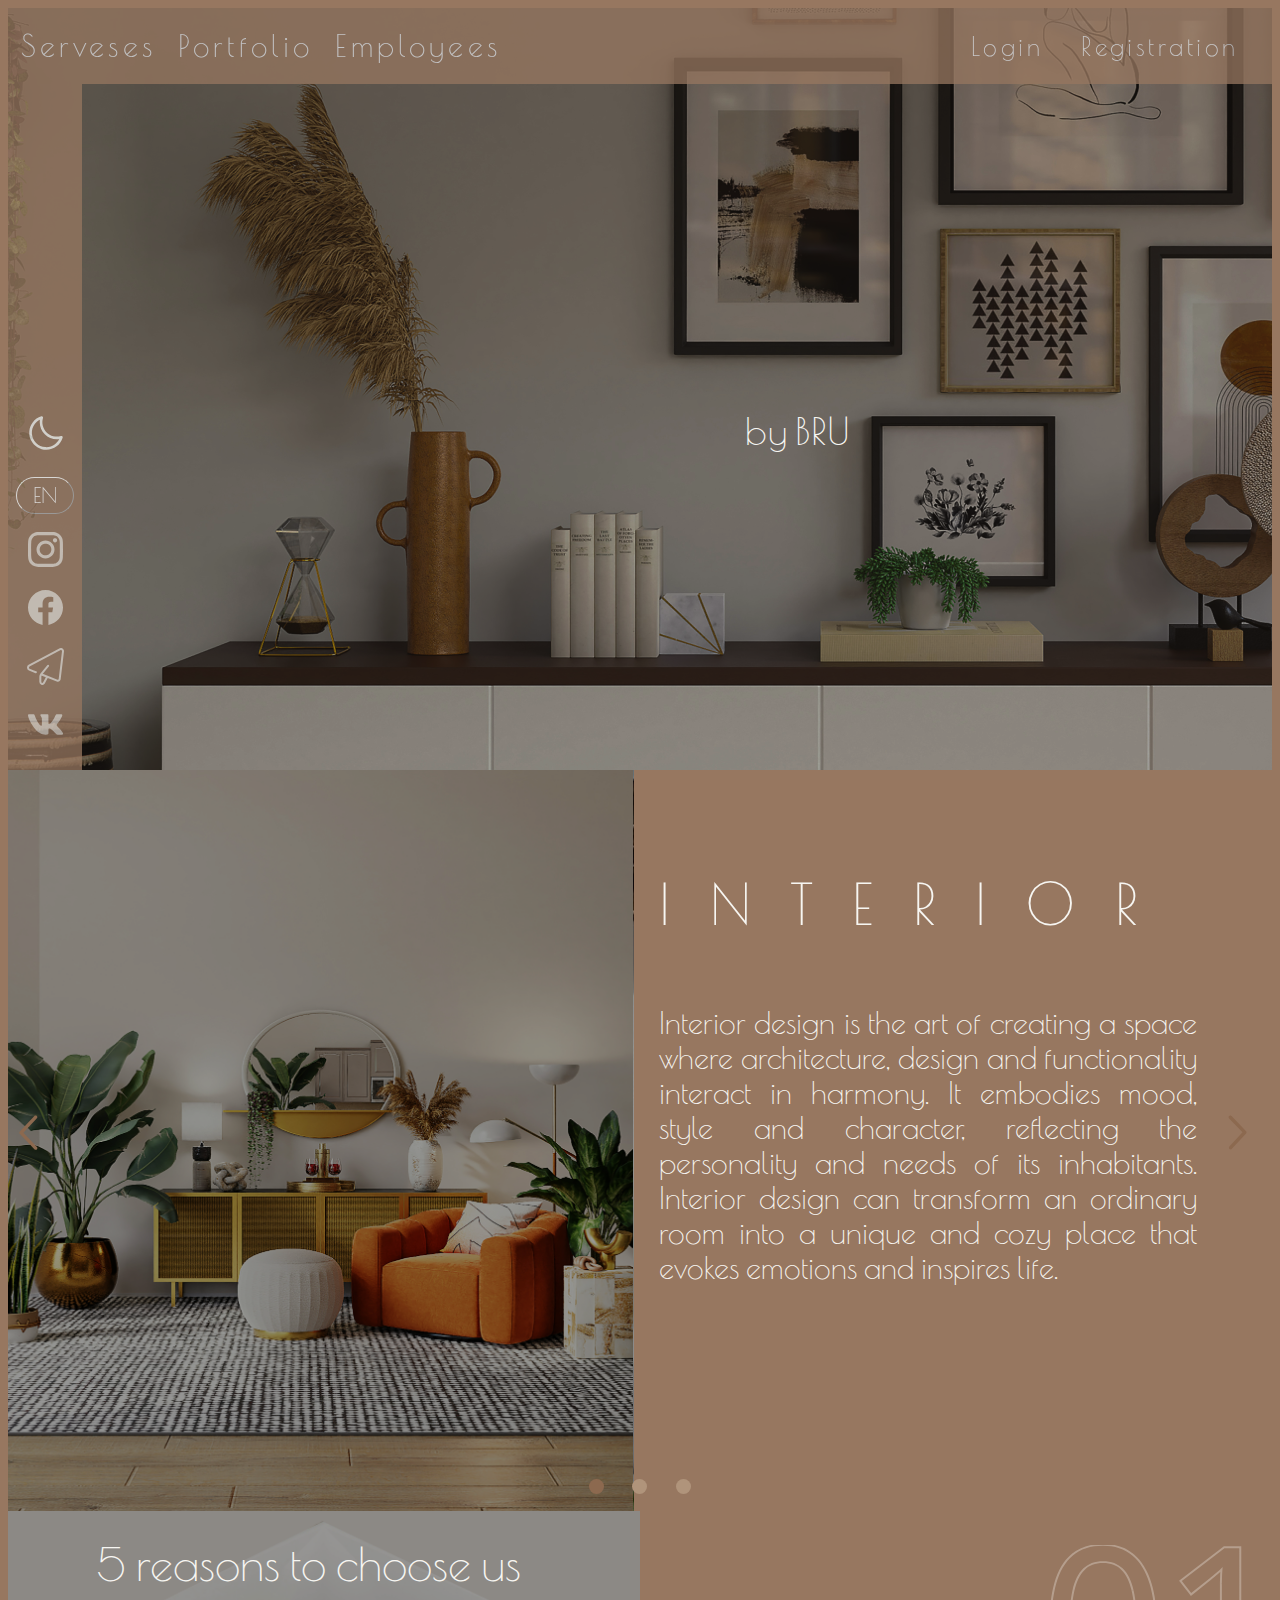
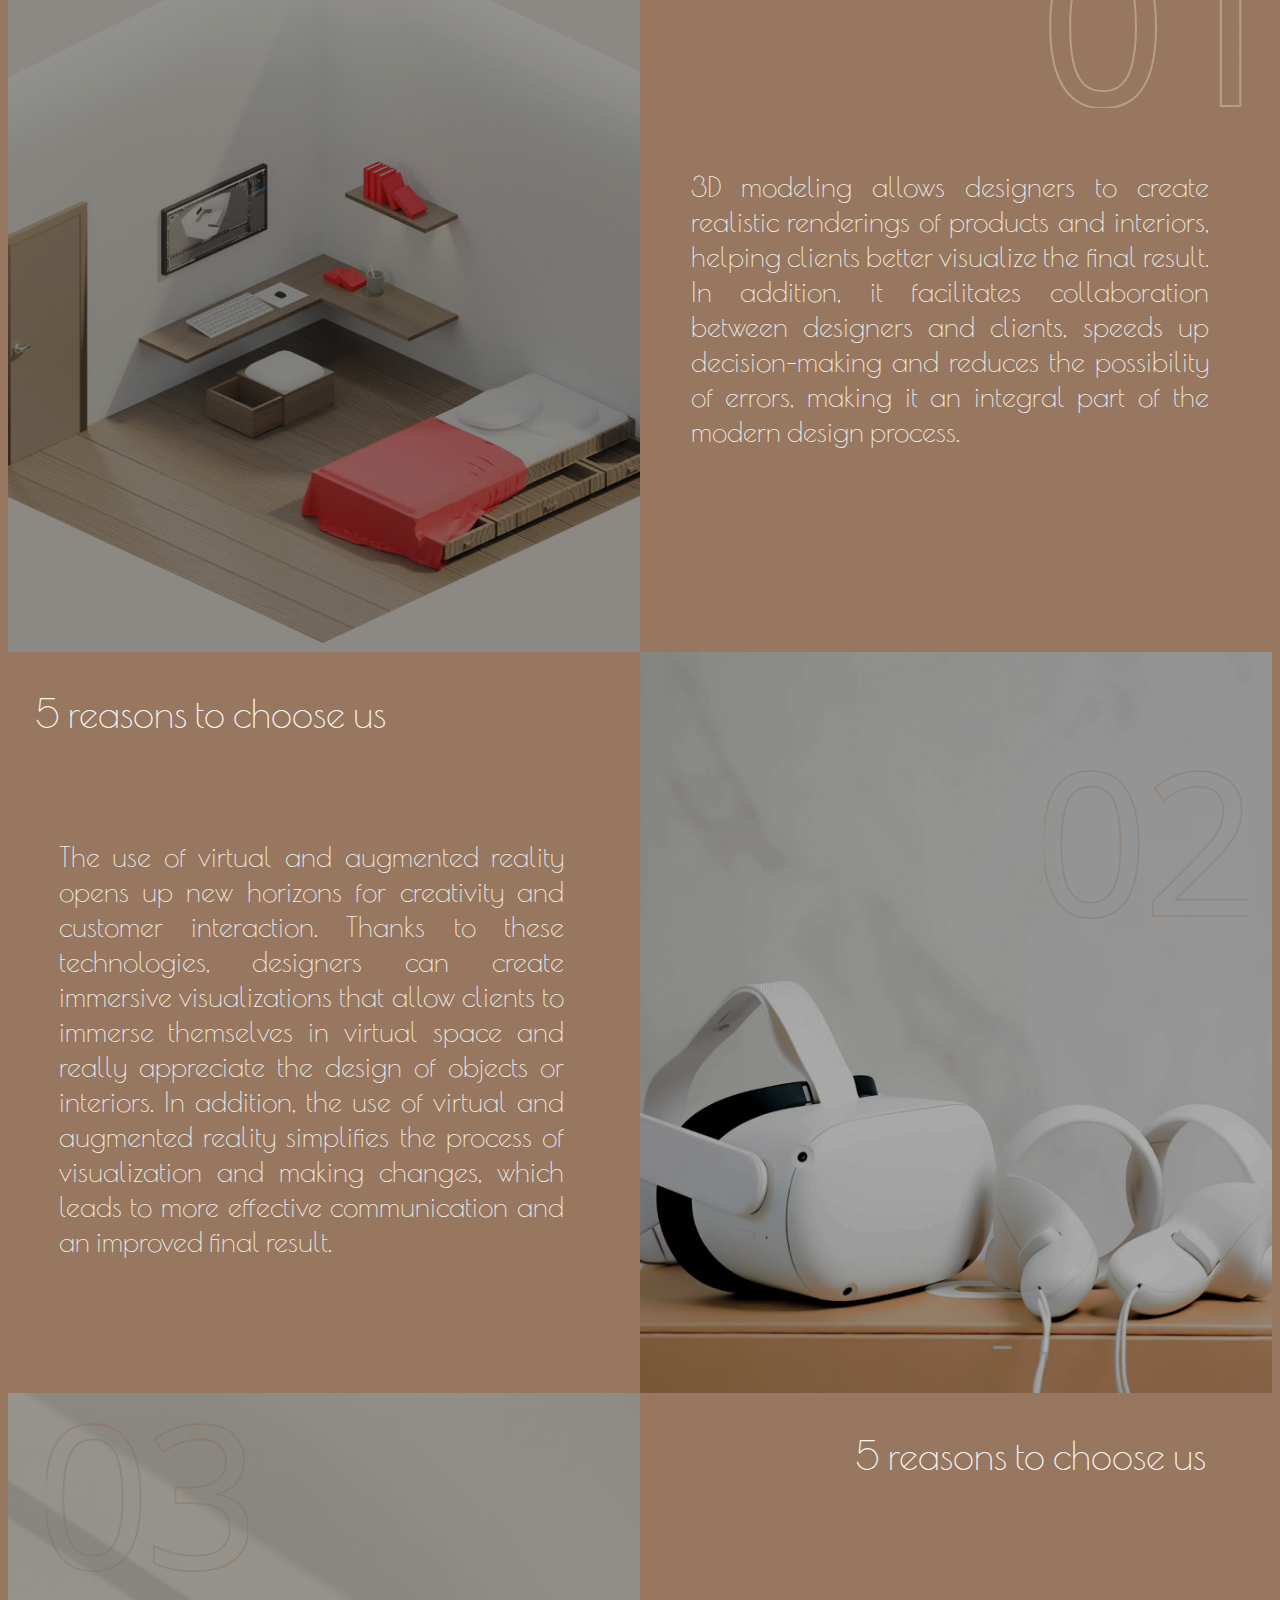
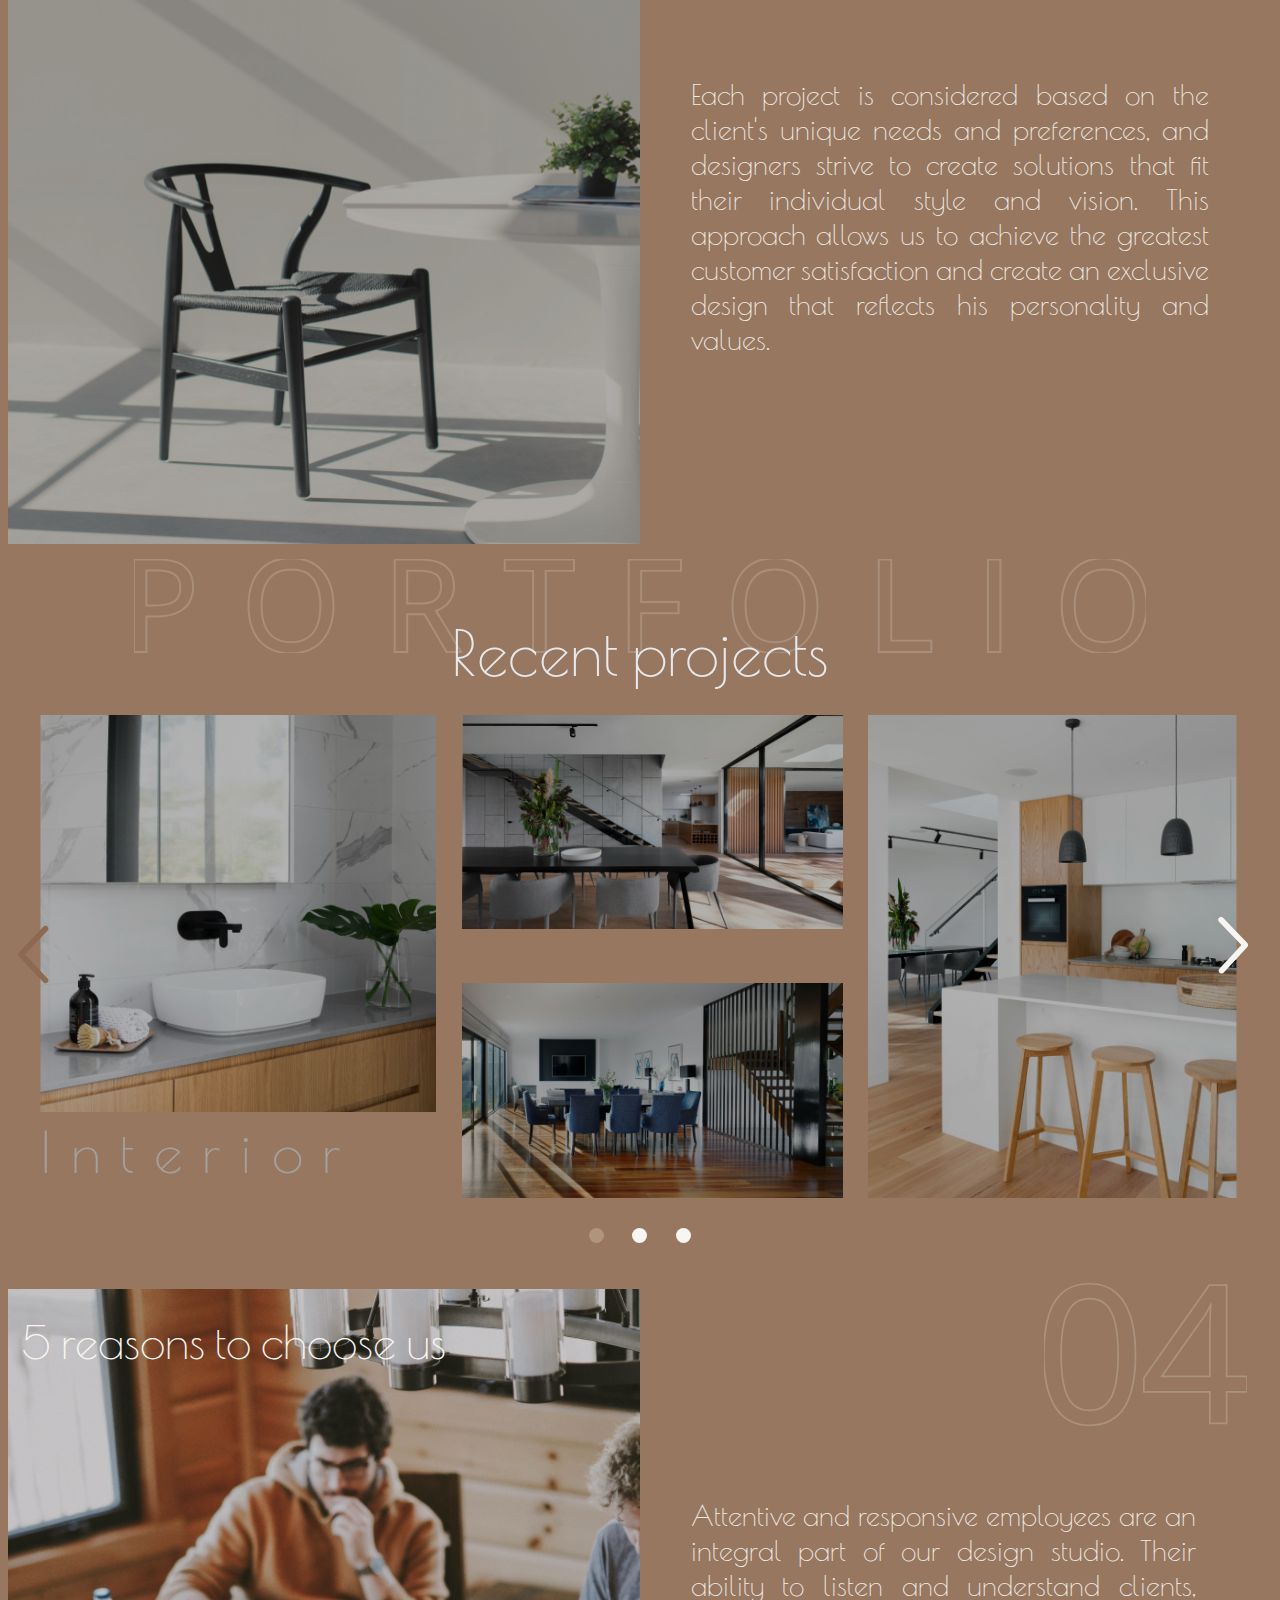
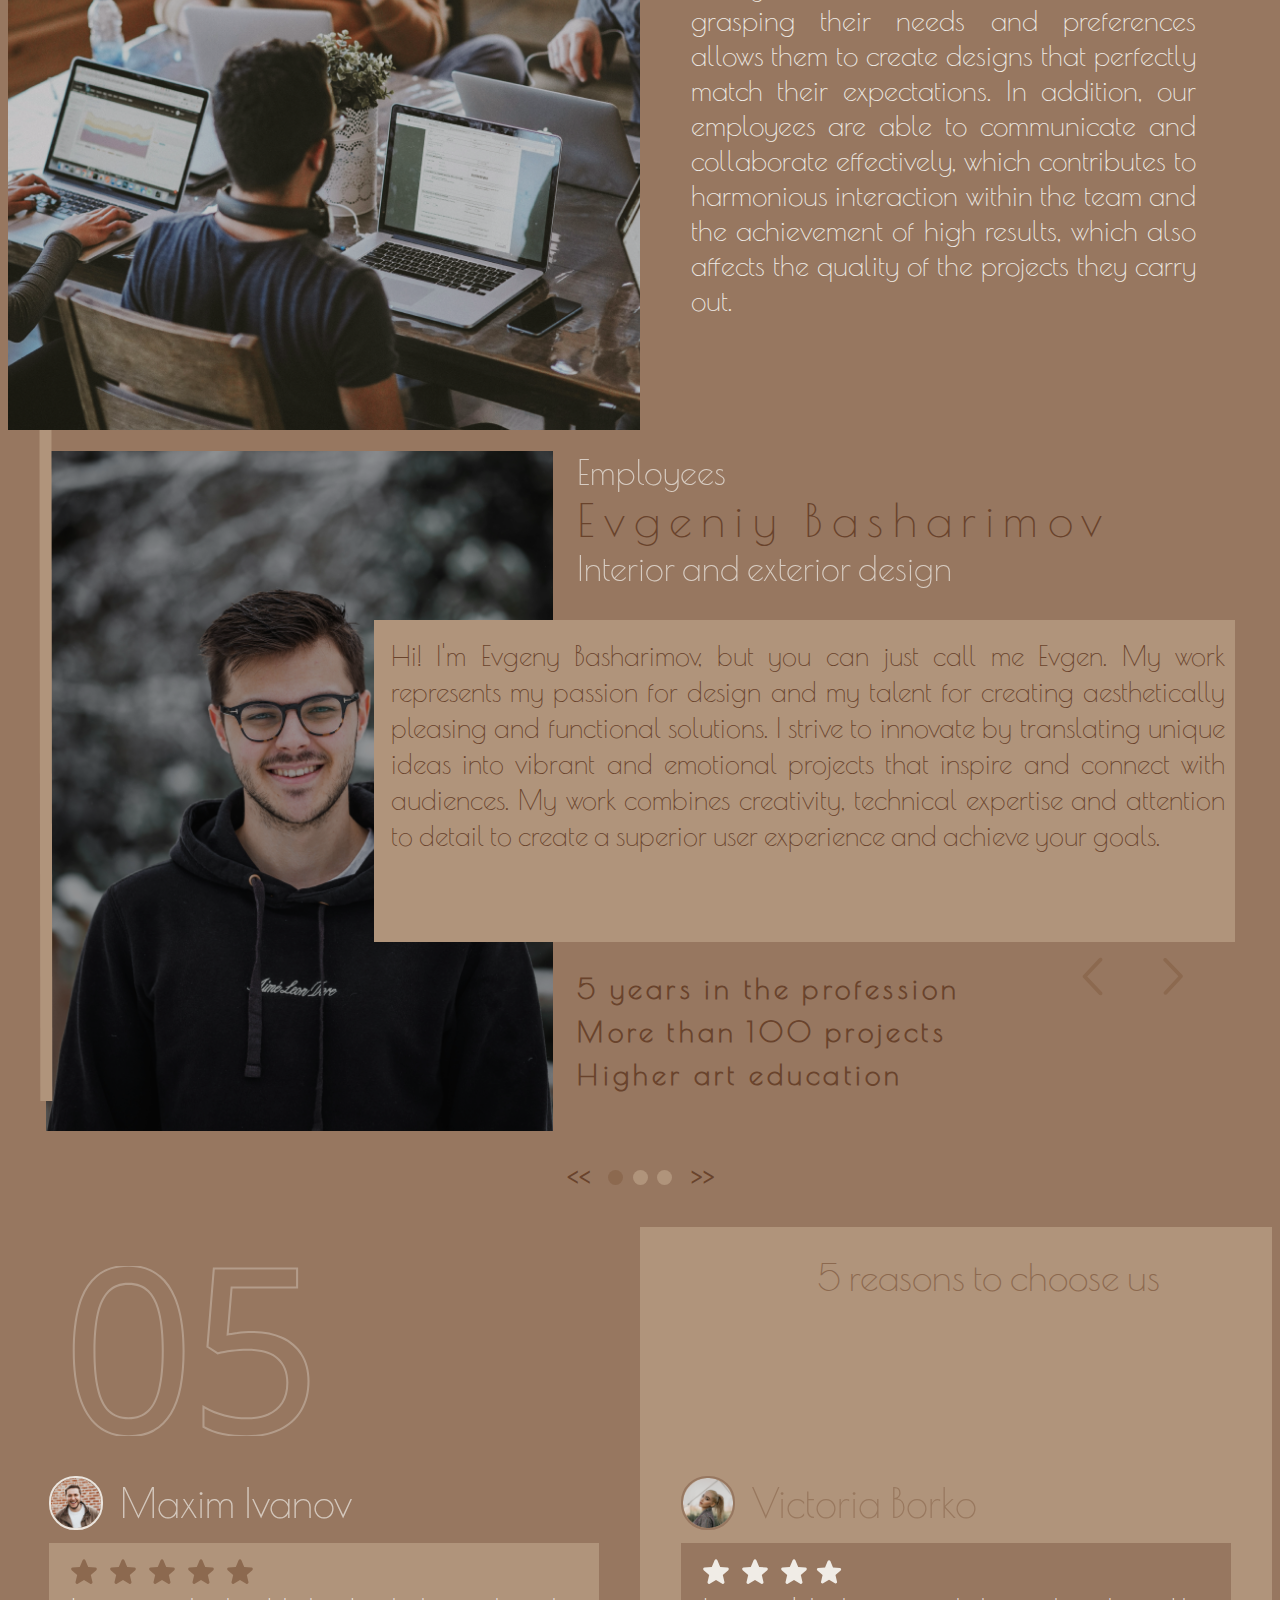
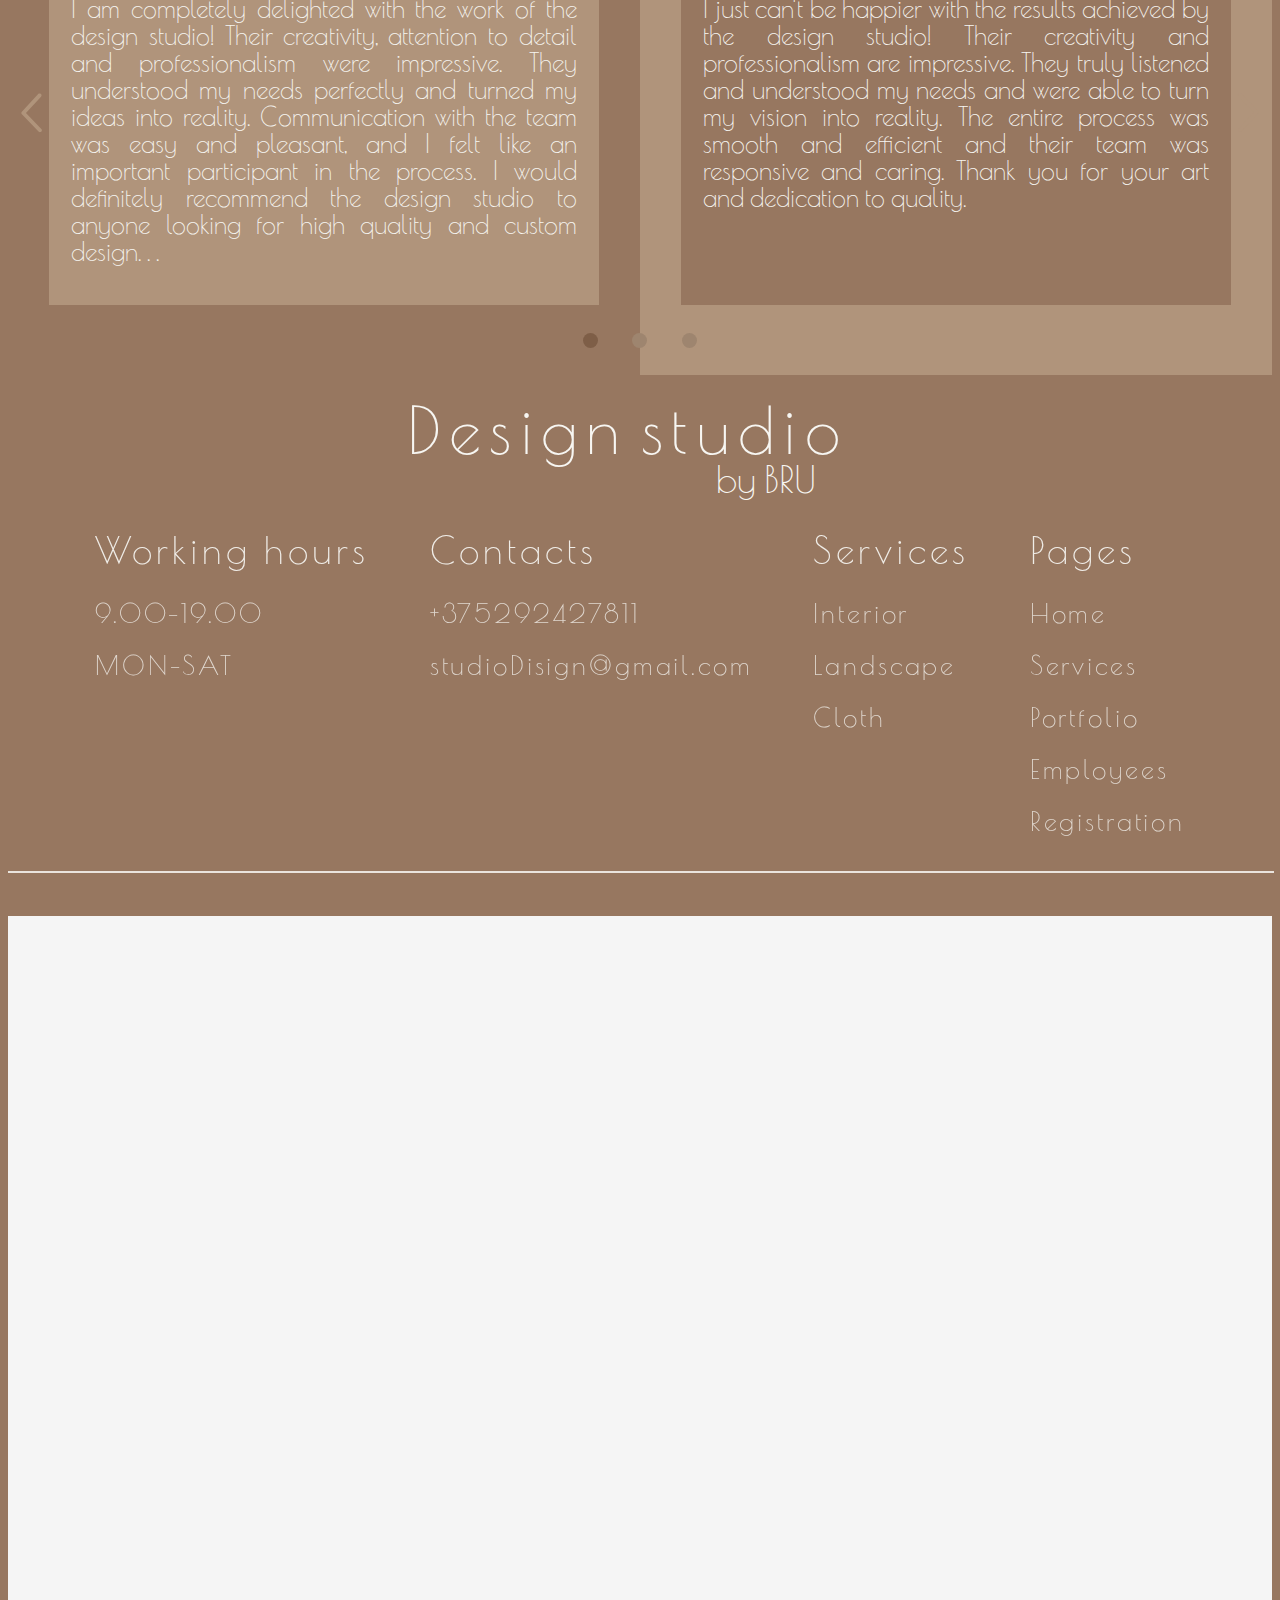
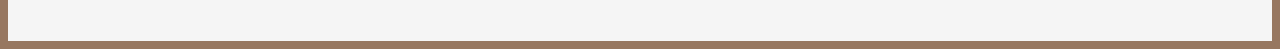
<file: index.html>
<!DOCTYPE html>
<html>
    <head>
        
        <script src="slider2.js"> </script>
        <script src="BurgerMenu.js"> </script>
        <script src="LoginWindow.js"> </script>
        <script src="an.js"> </script>
        <link rel="icon" type="image/png" sizes="16x16" href="fotoForProject/favicon.png">
        <link rel="stylesheet" href="projectStyleMainBlock.css" >
        <link rel="stylesheet" href="servesesFrame.css" >
        <link rel="stylesheet" href="modernTehnic.css" >
        <link rel="stylesheet" href="arFrame.css" >
        <link rel="stylesheet" href="exspirience.css" >
        <link rel="stylesheet" href="portfolio.css" >
        <link rel="stylesheet" href="personal.css" >
        <link rel="stylesheet" href="scrollPersonal.css" >
        <link rel="stylesheet" href="reviewsFrame.css" >
        <link rel="stylesheet" href="instrument.css" >
        <link rel="stylesheet" href="mediaBetweetLaptopTablet.css" >
        <link rel="stylesheet" href="mediaForTablet.css" >
        <link rel="stylesheet" href="mediaBetweenTabPhone.css" >
        <link rel="stylesheet" href="mediaForPhone.css" >
        <title>Course</title>
        <meta name="viewport" content="width=device-width">
        
    </head>
        <body>
            <div class="deskTop">
                    <div class="mainBlockFon">
                        
                        <div class="headMenu">
                            <div class="menuPoint">
                                   <button class="burgerMenuInMain">
                                    <svg  viewBox="0 0 42 42" fill="none" xmlns="http://www.w3.org/2000/svg">
                                    <path d="M5.25 31.5H36.75V28H5.25V31.5ZM5.25 22.75H36.75V19.25H5.25V22.75ZM5.25 10.5V14H36.75V10.5H5.25Z" fill="#E6E9EE"/>
                                    </svg>
                                   </button> 
                                   <a class="buttonIacorStyle" href="#servesesFrame"><p class="menuPointText forHide" id="serveses">Услуги</p></a>
                                <div class="tub forHide" ></div>
                                <a class="buttonIacorStyle" href="#portfolioFrame"><p class="menuPointText forHide" id="portfolio">Портфорио</p></a>
                                <div class="tub forHide"></div>
                                <a class="buttonIacorStyle" href="#personalFrame"><p class="menuPointText forHide" id="employees1">Сотрудники</p></a>
                            </div>
                            <div class="menuPointRight">
                               <button class="loginTubStyle"><p class="menuPointText" id="login">Вход</p></button> 
                                <div class="tub"></div>
                                <button class="regTubStyle"><p class="menuPointText" id="registration">Регистрация</p></button>
                             </div>
                        </div>
                        <div class="leftElementBlock">
                            <div class="navbar">
                                <a class="buttonIacorStyle" href="#servesesFrame"><p class="menuPointText burgerElement" id="servesesBurg">Услуги</p></a>
                                <a class="buttonIacorStyle" href="#portfolioFrame"> <p class="menuPointText burgerElement" id="portfolioBurg">Портфорио</p></a>
                                <a class="buttonIacorStyle" href="#personalFrame"><p class="menuPointText burgerElement" id="employees1Burg">Сотрудники</p></a> 
                            </div>

                            <div class="fourElementsInMain">
                            <button class="buttonLite">
                                 <svg width="42" class="buttonLiteSun" height="42" viewBox="0 0 48 48" fill="none" xmlns="http://www.w3.org/2000/svg">
                                <path d="M22.5 7.5V3C22.5 2.60218 22.658 2.22064 22.9393 1.93934C23.2206 1.65804 23.6022 1.5 24 1.5C24.3978 1.5 24.7794 1.65804 25.0607 1.93934C25.342 2.22064 25.5 2.60218 25.5 3V7.5C25.5 7.89782 25.342 8.27936 25.0607 8.56066C24.7794 8.84196 24.3978 9 24 9C23.6022 9 23.2206 8.84196 22.9393 8.56066C22.658 8.27936 22.5 7.89782 22.5 7.5ZM36 24C36 26.3734 35.2962 28.6935 33.9776 30.6668C32.6591 32.6402 30.7849 34.1783 28.5922 35.0866C26.3995 35.9948 23.9867 36.2324 21.6589 35.7694C19.3311 35.3064 17.1929 34.1635 15.5147 32.4853C13.8365 30.8071 12.6936 28.6689 12.2306 26.3411C11.7676 24.0133 12.0052 21.6005 12.9134 19.4078C13.8217 17.2151 15.3598 15.3409 17.3332 14.0224C19.3065 12.7038 21.6266 12 24 12C27.1815 12.0035 30.2318 13.2689 32.4814 15.5186C34.7311 17.7682 35.9965 20.8185 36 24ZM33 24C33 22.22 32.4722 20.4799 31.4832 18.9999C30.4943 17.5198 29.0887 16.3663 27.4442 15.6851C25.7996 15.0039 23.99 14.8257 22.2442 15.1729C20.4984 15.5202 18.8947 16.3774 17.636 17.636C16.3774 18.8947 15.5202 20.4984 15.1729 22.2442C14.8257 23.99 15.0039 25.7996 15.6851 27.4442C16.3663 29.0887 17.5198 30.4943 18.9999 31.4832C20.4799 32.4722 22.22 33 24 33C26.3862 32.9975 28.6739 32.0485 30.3612 30.3612C32.0485 28.6739 32.9975 26.3862 33 24ZM10.9388 13.0613C11.2202 13.3427 11.602 13.5008 12 13.5008C12.398 13.5008 12.7798 13.3427 13.0612 13.0612C13.3427 12.7798 13.5008 12.398 13.5008 12C13.5008 11.602 13.3427 11.2202 13.0613 10.9388L10.0612 7.93875C9.77979 7.65729 9.39805 7.49917 9 7.49917C8.60195 7.49917 8.22021 7.65729 7.93875 7.93875C7.65729 8.22021 7.49917 8.60195 7.49917 9C7.49917 9.39805 7.65729 9.77979 7.93875 10.0612L10.9388 13.0613ZM10.9388 34.9387L7.93875 37.9387C7.65729 38.2202 7.49917 38.602 7.49917 39C7.49917 39.398 7.65729 39.7798 7.93875 40.0613C8.22021 40.3427 8.60195 40.5008 9 40.5008C9.39805 40.5008 9.77979 40.3427 10.0612 40.0613L13.0613 37.0613C13.2006 36.9219 13.3112 36.7564 13.3866 36.5743C13.462 36.3923 13.5008 36.1971 13.5008 36C13.5008 35.8029 13.462 35.6077 13.3866 35.4257C13.3112 35.2436 13.2006 35.0781 13.0613 34.9387C12.9219 34.7994 12.7564 34.6888 12.5743 34.6134C12.3923 34.538 12.1971 34.4992 12 34.4992C11.8029 34.4992 11.6077 34.538 11.4257 34.6134C11.2436 34.6888 11.0781 34.7994 10.9388 34.9387ZM36 13.5C36.197 13.5002 36.3922 13.4615 36.5743 13.3862C36.7564 13.3109 36.9218 13.2005 37.0613 13.0613L40.0613 10.0612C40.3427 9.77979 40.5008 9.39805 40.5008 9C40.5008 8.60195 40.3427 8.22021 40.0613 7.93875C39.7798 7.65729 39.398 7.49917 39 7.49917C38.602 7.49917 38.2202 7.65729 37.9387 7.93875L34.9387 10.9388C34.7287 11.1485 34.5857 11.4159 34.5277 11.707C34.4697 11.9982 34.4994 12.3 34.6131 12.5742C34.7267 12.8484 34.9191 13.0828 35.166 13.2476C35.4129 13.4124 35.7032 13.5002 36 13.5ZM37.0613 34.9387C36.7798 34.6573 36.398 34.4992 36 34.4992C35.602 34.4992 35.2202 34.6573 34.9387 34.9387C34.6573 35.2202 34.4992 35.602 34.4992 36C34.4992 36.398 34.6573 36.7798 34.9387 37.0613L37.9387 40.0613C38.0781 40.2006 38.2436 40.3112 38.4257 40.3866C38.6077 40.462 38.8029 40.5008 39 40.5008C39.1971 40.5008 39.3923 40.462 39.5743 40.3866C39.7564 40.3112 39.9219 40.2006 40.0613 40.0613C40.2006 39.9219 40.3112 39.7564 40.3866 39.5743C40.462 39.3923 40.5008 39.1971 40.5008 39C40.5008 38.8029 40.462 38.6077 40.3866 38.4257C40.3112 38.2436 40.2006 38.0781 40.0613 37.9387L37.0613 34.9387ZM9 24C9 23.6022 8.84196 23.2206 8.56066 22.9393C8.27936 22.658 7.89782 22.5 7.5 22.5H3C2.60218 22.5 2.22064 22.658 1.93934 22.9393C1.65804 23.2206 1.5 23.6022 1.5 24C1.5 24.3978 1.65804 24.7794 1.93934 25.0607C2.22064 25.342 2.60218 25.5 3 25.5H7.5C7.89782 25.5 8.27936 25.342 8.56066 25.0607C8.84196 24.7794 9 24.3978 9 24ZM24 39C23.6022 39 23.2206 39.158 22.9393 39.4393C22.658 39.7206 22.5 40.1022 22.5 40.5V45C22.5 45.3978 22.658 45.7794 22.9393 46.0607C23.2206 46.342 23.6022 46.5 24 46.5C24.3978 46.5 24.7794 46.342 25.0607 46.0607C25.342 45.7794 25.5 45.3978 25.5 45V40.5C25.5 40.1022 25.342 39.7206 25.0607 39.4393C24.7794 39.158 24.3978 39 24 39ZM45 22.5H40.5C40.1022 22.5 39.7206 22.658 39.4393 22.9393C39.158 23.2206 39 23.6022 39 24C39 24.3978 39.158 24.7794 39.4393 25.0607C39.7206 25.342 40.1022 25.5 40.5 25.5H45C45.3978 25.5 45.7794 25.342 46.0607 25.0607C46.342 24.7794 46.5 24.3978 46.5 24C46.5 23.6022 46.342 23.2206 46.0607 22.9393C45.7794 22.658 45.3978 22.5 45 22.5Z" fill="#F7F6F2"/>
                                </svg>
                                <svg width="42" class="buttonLiteMoon" height="42" viewBox="0 0 42 42" fill="none" xmlns="http://www.w3.org/2000/svg">
                                    <path d="M38.3152 23.3346C38.1468 23.1659 37.9357 23.0462 37.7044 22.9884C37.4732 22.9306 37.2306 22.9369 37.0027 23.0065C34.5 23.7631 31.839 23.8265 29.3031 23.1901C26.7672 22.5536 24.4516 21.241 22.6028 19.3923C20.7541 17.5435 19.4415 15.2279 18.805 12.692C18.1686 10.1561 18.232 7.4951 18.9886 4.99245C19.0588 4.7644 19.0655 4.52153 19.008 4.28995C18.9505 4.05837 18.831 3.84685 18.6623 3.67812C18.4936 3.5094 18.282 3.38987 18.0505 3.33237C17.8189 3.27488 17.576 3.2816 17.348 3.35182C13.8879 4.41174 10.8503 6.53593 8.66742 9.42213C6.75841 11.9567 5.59397 14.9733 5.3049 18.1332C5.01584 21.293 5.61362 24.4708 7.03108 27.3097C8.44854 30.1485 10.6295 32.5359 13.329 34.2035C16.0285 35.8711 19.1395 36.753 22.3125 36.75C26.0143 36.7613 29.6176 35.5579 32.5697 33.3244C35.4559 31.1415 37.5801 28.1039 38.64 24.6439C38.7094 24.4167 38.7158 24.1749 38.6586 23.9443C38.6014 23.7137 38.4827 23.503 38.3152 23.3346ZM30.9914 31.2277C28.2114 33.3215 24.7687 34.3407 21.2969 34.0976C17.8251 33.8545 14.5579 32.3655 12.0969 29.9047C9.63584 27.4438 8.14655 24.1768 7.90317 20.705C7.65979 17.2332 8.67871 13.7904 10.7723 11.0103C12.1364 9.20895 13.8998 7.74877 15.9239 6.74463C15.8086 7.55383 15.7505 8.37015 15.75 9.18752C15.7548 13.7113 17.554 18.0485 20.7528 21.2473C23.9516 24.4461 28.2887 26.2452 32.8125 26.25C33.6315 26.2498 34.4495 26.1917 35.2603 26.0761C34.2552 28.1006 32.7939 29.864 30.9914 31.2277Z" fill="#F7F6F2"/>
                                    </svg>
                                    
                                </button>
                                <button class="buttonTranslate" id="languageToggle"></button>
                                <script  src="script.js"> </script>
                               
                                <a class="buttonIacorStyle" href="https://instagram.com"><svg class="vkElement" viewBox="0 0 35 35" fill="none" xmlns="http://www.w3.org/2000/svg">
                                    <path opacity="0.75" fill-rule="evenodd" clip-rule="evenodd" d="M10.2852 0.105C12.1514 0.0190909 12.7464 0 17.5 0C22.2536 0 22.8486 0.0206818 24.7132 0.105C26.5777 0.189318 27.8505 0.486818 28.9641 0.917955C30.1302 1.35864 31.1882 2.0475 32.0632 2.93841C32.9541 3.81182 33.6414 4.86818 34.0805 6.03591C34.5132 7.14955 34.8091 8.42227 34.895 10.2836C34.9809 12.153 35 12.748 35 17.5C35 22.2536 34.9793 22.8486 34.895 24.7148C34.8107 26.5761 34.5132 27.8489 34.0805 28.9625C33.6414 30.1304 32.9529 31.1885 32.0632 32.0632C31.1882 32.9541 30.1302 33.6414 28.9641 34.0805C27.8505 34.5132 26.5777 34.8091 24.7164 34.895C22.8486 34.9809 22.2536 35 17.5 35C12.7464 35 12.1514 34.9793 10.2852 34.895C8.42386 34.8107 7.15114 34.5132 6.0375 34.0805C4.86965 33.6413 3.81153 32.9529 2.93682 32.0632C2.04651 31.1892 1.35755 30.1316 0.917955 28.9641C0.486818 27.8505 0.190909 26.5777 0.105 24.7164C0.0190909 22.847 0 22.252 0 17.5C0 12.7464 0.0206818 12.1514 0.105 10.2868C0.189318 8.42227 0.486818 7.14955 0.917955 6.03591C1.3582 4.86831 2.04769 3.81073 2.93841 2.93682C3.81188 2.04671 4.86893 1.35775 6.03591 0.917955C7.14955 0.486818 8.42386 0.190909 10.2852 0.105ZM24.57 3.255C22.7245 3.17068 22.1709 3.15318 17.4984 3.15318C12.8259 3.15318 12.2723 3.17068 10.4268 3.255C8.71977 3.33295 7.79386 3.61773 7.17659 3.85795C6.36046 4.17614 5.77659 4.55318 5.16409 5.16568C4.58348 5.73054 4.13665 6.41818 3.85636 7.17818C3.61614 7.79545 3.33136 8.72136 3.25341 10.4284C3.16909 12.2739 3.15159 12.8275 3.15159 17.5C3.15159 22.1725 3.16909 22.7261 3.25341 24.5716C3.33136 26.2786 3.61614 27.2045 3.85636 27.8218C4.13636 28.5807 4.58341 29.2695 5.16409 29.8343C5.72886 30.415 6.41773 30.862 7.17659 31.142C7.79386 31.3823 8.71977 31.667 10.4268 31.745C12.2723 31.8293 12.8243 31.8468 17.4984 31.8468C22.1725 31.8468 22.7245 31.8293 24.57 31.745C26.277 31.667 27.203 31.3823 27.8202 31.142C28.6364 30.8239 29.2202 30.4468 29.8327 29.8343C30.4134 29.2695 30.8605 28.5807 31.1405 27.8218C31.3807 27.2045 31.6655 26.2786 31.7434 24.5716C31.8277 22.7261 31.8452 22.1725 31.8452 17.5C31.8452 12.8275 31.8277 12.2739 31.7434 10.4284C31.6655 8.72136 31.3807 7.79545 31.1405 7.17818C30.8223 6.36205 30.4452 5.77818 29.8327 5.16568C29.2678 4.58511 28.5802 4.13829 27.8202 3.85795C27.203 3.61773 26.277 3.33295 24.57 3.255ZM15.2632 22.8948C16.5115 23.4144 17.9015 23.4845 19.1958 23.0932C20.4901 22.7018 21.6084 21.8733 22.3596 20.749C23.1109 19.6248 23.4485 18.2746 23.3148 16.929C23.1812 15.5835 22.5846 14.3261 21.6268 13.3716C21.0163 12.7614 20.2781 12.2942 19.4653 12.0036C18.6525 11.713 17.7855 11.6063 16.9265 11.691C16.0675 11.7757 15.238 12.0498 14.4976 12.4936C13.7573 12.9374 13.1246 13.5398 12.645 14.2575C12.1655 14.9752 11.851 15.7902 11.7242 16.644C11.5975 17.4978 11.6616 18.3691 11.912 19.1951C12.1624 20.0212 12.5928 20.7814 13.1723 21.4211C13.7518 22.0609 14.4659 22.5642 15.2632 22.8948ZM11.1395 11.1395C11.9748 10.3043 12.9664 9.64171 14.0577 9.18967C15.1491 8.73762 16.3188 8.50496 17.5 8.50496C18.6812 8.50496 19.8509 8.73762 20.9423 9.18967C22.0336 9.64171 23.0252 10.3043 23.8605 11.1395C24.6957 11.9748 25.3583 12.9664 25.8103 14.0577C26.2624 15.1491 26.495 16.3188 26.495 17.5C26.495 18.6812 26.2624 19.8509 25.8103 20.9423C25.3583 22.0336 24.6957 23.0252 23.8605 23.8605C22.1736 25.5474 19.8856 26.495 17.5 26.495C15.1144 26.495 12.8264 25.5474 11.1395 23.8605C9.45265 22.1736 8.50496 19.8856 8.50496 17.5C8.50496 15.1144 9.45265 12.8264 11.1395 11.1395ZM28.49 9.84455C28.697 9.64929 28.8627 9.41449 28.9773 9.15405C29.0919 8.89361 29.1531 8.61281 29.1573 8.3283C29.1614 8.04378 29.1084 7.76133 29.0014 7.49765C28.8945 7.23398 28.7357 6.99445 28.5345 6.79324C28.3333 6.59204 28.0938 6.43325 27.8301 6.32628C27.5664 6.21931 27.2839 6.16633 26.9994 6.17047C26.7149 6.17462 26.4341 6.23581 26.1737 6.35043C25.9132 6.46504 25.6784 6.63074 25.4832 6.83773C25.1034 7.24027 24.8955 7.77497 24.9036 8.3283C24.9117 8.88163 25.1351 9.41004 25.5264 9.80134C25.9177 10.1926 26.4461 10.416 26.9994 10.4241C27.5528 10.4322 28.0875 10.2243 28.49 9.84455Z" fill="#F7F6F2"/>
                                </svg></a>

                                <a class="buttonIacorStyle" href="https://ru-ru.facebook.com"><svg class="vkElement" viewBox="0 0 35 35" fill="none" xmlns="http://www.w3.org/2000/svg">
                                    <g opacity="0.75" clip-path="url(#clip0_30_27)">
                                    <mask id="mask0_30_27" style="mask-type:luminance" maskUnits="userSpaceOnUse" x="0" y="0" width="35" height="35">
                                    <path d="M0 0H35V35H0V0Z" fill="white"/>
                                    </mask>
                                    <g mask="url(#mask0_30_27)">
                                    <path fill-rule="evenodd" clip-rule="evenodd" d="M0 17.5977C0 26.2996 6.31896 33.5329 14.5833 35V22.3606H10.2083V17.5H14.5833V13.6106C14.5833 9.23563 17.4023 6.80604 21.3894 6.80604C22.6523 6.80604 24.0144 7 25.2773 7.19396V11.6667H23.0417C20.9023 11.6667 20.4167 12.7356 20.4167 14.0977V17.5H25.0833L24.306 22.3606H20.4167V35C28.681 33.5329 35 26.2996 35 17.5977C35 7.91875 27.125 0 17.5 0C7.875 0 0 7.91875 0 17.5977Z" fill="#F7F6F2"/>
                                    </g>
                                    </g>
                                    <defs>
                                    <clipPath id="clip0_30_27">
                                    <rect width="35" height="35" fill="white"/>
                                    </clipPath>
                                    </defs>
                                </svg></a>

                                <a class="buttonIacorStyle" href="https://web.telegram.org"><svg class="telegramElement" viewBox="0 0 37 37" fill="none" xmlns="http://www.w3.org/2000/svg">
                                    <path opacity="0.75" d="M14.0791 26.2792L30.1463 32.6651C30.4162 32.7729 30.7044 32.8123 30.9898 32.7804C31.2752 32.7485 31.5506 32.6462 31.7959 32.4809C32.0411 32.3155 32.25 32.0914 32.4073 31.8249C32.5645 31.5583 32.6662 31.2561 32.7048 30.9403L35.9827 3.40971C36.1822 1.73354 34.6194 0.483208 33.2404 1.2124L2.09123 17.7331C0.551182 18.5498 0.666685 21.0193 2.27673 21.6552L6.54685 23.343L8.87442 24.2511M20.2497 28.7293L16.7671 35.1968C15.6296 36.768 13.3388 35.8794 13.3388 33.8687V28.6905C13.3389 27.7133 13.67 26.7719 14.2663 26.0537L21.0408 17.8867" stroke="#F7F6F2" stroke-width="2" stroke-linecap="round" stroke-linejoin="round"/>
                                </svg></a>
                                
                                <a class="buttonIacorStyle" href="https://vk.com"><svg class="vkElement" viewBox="0 0 35 35" fill="none" xmlns="http://www.w3.org/2000/svg">
                                    <g opacity="0.75" clip-path="url(#clip0_30_35)">
                                    <path fill-rule="evenodd" clip-rule="evenodd" d="M34.1979 8.67419C34.44 7.87794 34.1979 7.29169 33.0385 7.29169H29.2104C28.2362 7.29169 27.7871 7.79773 27.5435 8.35627C27.5435 8.35627 25.5967 13.0171 22.839 16.0446C21.9465 16.9225 21.541 17.2011 21.054 17.2011C20.8104 17.2011 20.4444 16.9225 20.4444 16.1248V8.67419C20.4444 7.71752 20.176 7.29169 19.3652 7.29169H13.3452C12.7371 7.29169 12.371 7.73502 12.371 8.15648C12.371 9.0621 13.7506 9.2721 13.8921 11.8213V17.36C13.8921 18.5748 13.669 18.795 13.1819 18.795C11.884 18.795 8.72667 14.1123 6.85271 8.75439C6.48958 7.71169 6.12208 7.29169 5.14354 7.29169H1.3125C0.21875 7.29169 0 7.79773 0 8.35627C0 9.35085 1.29792 14.2917 6.04479 20.8265C9.20937 25.289 13.6646 27.7084 17.7231 27.7084C20.1571 27.7084 20.4575 27.1717 20.4575 26.2456V22.8725C20.4575 21.7977 20.6879 21.5834 21.4594 21.5834C22.0281 21.5834 23.0008 21.8634 25.2729 24.0144C27.8687 26.565 28.296 27.7084 29.7573 27.7084H33.5854C34.6792 27.7084 35.2275 27.1717 34.9125 26.11C34.5654 25.0542 33.3258 23.5215 31.6823 21.7029C30.7898 20.6675 29.451 19.5519 29.0442 18.9934C28.4769 18.2773 28.6387 17.9579 29.0442 17.3206C29.0442 17.3206 33.7108 10.8661 34.1965 8.67419" fill="#F4F1EC"/>
                                    </g>
                                    <defs>
                                    <clipPath id="clip0_30_35">
                                    <rect width="35" height="35" fill="white"/>
                                    </clipPath>
                                    </defs>
                                </svg>   </a>
                                                                                                                                                                                                     
                            </div>
                        </div>

                        <header class="animate-on-scroll headerTextBig">Design studio</header>
                        <p class="headerTextSmall">by BRU</p>

                        <div class="overlay"></div>
                        
                        <div class="loginWindow">
                            <form id="login-form" class="loginWindowInfo">
                                <p class="loginWindowMainText" id="login-form-login">Вход</p>
                                <p class="loginWindowSSecondText" id="login-form-num">Номер телефона или email</p>
                                <input  class="plaseForInfo loginWindowLitleText loginWindowLitleTextInfo" type="text" name="emailOrPhone" required>
                                <p class="loginWindowSSecondText" id="login-form-puss">Пароль</p>
                                <input  class="plaseForInfo loginWindowLitleText loginWindowLitleTextInfo" type="tel" name="password"  required>
                                <button class="loginWindowInfoButtonText loginWindowInfoButton loginWindowSSecondText" id="logWindowInfoButton" type="submit">Войти</button>
                              </form>


                            

                            
                            <svg class="loginWindowVECTOR" width="44" height="44" viewBox="0 0 44 44" fill="none" xmlns="http://www.w3.org/2000/svg">
                                <path d="M23.3329 6.75955C23.4983 6.58452 23.6276 6.37863 23.7134 6.15362C23.7993 5.92862 23.8399 5.68892 23.8331 5.4482C23.8263 5.20747 23.7721 4.97045 23.6737 4.75066C23.5753 4.53087 23.4346 4.33262 23.2596 4.16722C23.0845 4.00182 22.8786 3.87251 22.6536 3.78668C22.4286 3.70085 22.1889 3.66018 21.9482 3.66699C21.7075 3.6738 21.4705 3.72796 21.2507 3.82637C21.0309 3.92478 20.8326 4.06552 20.6672 4.24055L5.08389 20.7405C4.76208 21.0809 4.58276 21.5316 4.58276 22C4.58276 22.4685 4.76208 22.9192 5.08389 23.2596L20.6672 39.7614C20.8315 39.9402 21.0297 40.0847 21.2503 40.1863C21.4709 40.2879 21.7095 40.3447 21.9523 40.3533C22.195 40.3619 22.437 40.3222 22.6643 40.2365C22.8915 40.1508 23.0995 40.0208 23.2761 39.8541C23.4526 39.6873 23.5943 39.4871 23.6929 39.2652C23.7915 39.0432 23.845 38.8039 23.8502 38.561C23.8555 38.3182 23.8125 38.0768 23.7237 37.8507C23.6349 37.6247 23.5021 37.4185 23.3329 37.2442L8.93756 22L23.3329 6.75955Z" fill="#977760"/>
                                </svg>
                                
                        </div>

                        <div class="registrationWindow">
                            <!-- <DIV class="regWindowInfo" >
                                <p class="loginWindowMainText">Регистрация</p>
                                <p class="loginWindowSSecondText">ФИО</p>
                                <div class="plaseForInfo"></div>
                                <p class="loginWindowSSecondText">Номер телефона</p>
                                <div class="plaseForInfo"></div>
                                <p class="loginWindowSSecondText">Email</p>
                                <div class="plaseForInfo"></div>
                                <p class="loginWindowSSecondText">Пароль</p>
                                <div class="plaseForInfo"></div>
                                <p class="loginWindowLitleText">Нажимая “зарегистрироваться”, я принимаю все условия</p>
                                <button class="loginWindowInfoButton" id="regWindowInfoButton">
                                    <p class="loginWindowSSecondText loginWindowInfoButtonText">Зарегистрироваться</p>
                                </button>
                            </DIV> -->

                            <form id="registration-form" class="regWindowInfo">
                                <p class="loginWindowMainText" id="regWindowInfo1">Регистрация</p>
                                <p class="loginWindowSSecondText" id="fio">ФИО <em class="loginWindowLitleText Obligatoryfield">Обязательное поле</em></p>
                                <input  class="plaseForInfo loginWindowLitleText loginWindowLitleTextInfo" type="text" name="fullName" required>
                                <p class="loginWindowSSecondText" id="NUMBERfIELD">Номер телефона <em class="loginWindowLitleText Obligatoryfield">Обязательное поле</em></p>
                                <input  class="plaseForInfo loginWindowLitleText loginWindowLitleTextInfo" id="tel" type="tel" name="phoneNumber"  required>
                                <p class="loginWindowSSecondText">Email <em class="loginWindowLitleText Obligatoryfield">Обязательное поле</em></p>
                                <input class="plaseForInfo loginWindowLitleText loginWindowLitleTextInfo"  type="email" name="email" required>
                                <p class="loginWindowSSecondText" id="birthdatefIELD">Дата рождения <em class="loginWindowLitleText Obligatoryfield">Обязательное поле</em></p>
                                <input class="plaseForInfo loginWindowLitleTextInfo"  type="date" id="birthdate" name="birthdate" required>
                                <p class="loginWindowSSecondText" id="passwordfIELD">Пароль: <em class="Obligatoryfield loginWindowLitleText ">Обязательное поле</em></p>
                                <!-- <input class="plaseForInfo" type="password" name="password"  required> -->
                                
                                <select class="plaseForInfo loginWindowLitleText oginWindowLitleText loginWindowLitleTextInfo"  id="password-method" name="password-method" >
                                    <option class="loginWindowLitleText oginWindowLitleText"  id="password-method-choose" value="">Выберите способ</option>
                                    <option class="loginWindowLitleText oginWindowLitleText " id="password-method-manual" value="manual">Ввести самостоятельно</option>
                                    <option class="loginWindowLitleText oginWindowLitleText " id="password-method-auto"  value="auto">Сгенерировать автоматически</option>
                                </select>

                                <div class="form-group" id="manual-password-group" style="display: none;">
                                    <input  class="plaseForInfoForPassword loginWindowLitleText loginWindowLitleTextInfo"   type="password" id="password" name="password" >
                                    <label class="loginWindowSSecondText" id="password-confirm-group"  for="password-confirm">Подтверждение пароля:</label>
                                    <input  class="plaseForInfoForPassword loginWindowLitleText loginWindowLitleTextInfo"   type="password" id="password-confirm" name="password-confirm" >
                                  </div>

                                  <input  class="plaseForInfo loginWindowLitleText loginWindowLitleTextInfo" style="display: none;"  type="password" id="password-method-auto" name="password"> 

                                  <label  class="loginWindowSSecondText" id="nicknamefIELD"  for="nickname">Никнейм:</label>
                                
                                        <input  class="plaseForInfo loginWindowLitleText loginWindowLitleTextInfo" type="text" id="nickname" name="nickname" >
                                        <button  class="loginWindowInfoButton loginWindowSSecondText loginWindowInfoButtonText loginWindowInfoButtonTextnickname"  type="button" id="generate-nickname">Сгенерировать никнейм</button>
                                  
                                        <div>
                                            <input  type="checkbox" id="user-agreement" name="user-agreement" >
                                <label  class="loginWindowLitleText"  id="checkBoxReg" for="checkBoxReg">Нажимая “зарегистрироваться”, я принимаю  <a href="#" id="user-agreement-link">все условия</a></label>
                               
                                        </div>
                                 <button class=" loginWindowInfoButtonText loginWindowInfoButton loginWindowSSecondText" id="regWindowInfoButton" type="submit">Зарегистрироваться</button>
                              </form>



                            <svg class="regWindowVECTOR" width="44" height="44" viewBox="0 0 44 44" fill="none" xmlns="http://www.w3.org/2000/svg">
                                <path d="M23.3329 6.75955C23.4983 6.58452 23.6276 6.37863 23.7134 6.15362C23.7993 5.92862 23.8399 5.68892 23.8331 5.4482C23.8263 5.20747 23.7721 4.97045 23.6737 4.75066C23.5753 4.53087 23.4346 4.33262 23.2596 4.16722C23.0845 4.00182 22.8786 3.87251 22.6536 3.78668C22.4286 3.70085 22.1889 3.66018 21.9482 3.66699C21.7075 3.6738 21.4705 3.72796 21.2507 3.82637C21.0309 3.92478 20.8326 4.06552 20.6672 4.24055L5.08389 20.7405C4.76208 21.0809 4.58276 21.5316 4.58276 22C4.58276 22.4685 4.76208 22.9192 5.08389 23.2596L20.6672 39.7614C20.8315 39.9402 21.0297 40.0847 21.2503 40.1863C21.4709 40.2879 21.7095 40.3447 21.9523 40.3533C22.195 40.3619 22.437 40.3222 22.6643 40.2365C22.8915 40.1508 23.0995 40.0208 23.2761 39.8541C23.4526 39.6873 23.5943 39.4871 23.6929 39.2652C23.7915 39.0432 23.845 38.8039 23.8502 38.561C23.8555 38.3182 23.8125 38.0768 23.7237 37.8507C23.6349 37.6247 23.5021 37.4185 23.3329 37.2442L8.93756 22L23.3329 6.75955Z" fill="#977760"/>
                                </svg>
                                
                        </div>

                        <div class="passwordWindow" id="passwordWindow">
                            <p class="loginWindowMainText" id="passwordWindowtext"></p>
                            <p class="loginWindowSSecondText" id="passwordWindowCod"></p>
                            <button class=" loginWindowInfoButtonText loginWindowInfoButton loginWindowSSecondText" id="passwordWindowButton" >Назад</button>
                        </div>
                    </div>

                    
        <script src="slider3.js"> </script>

                    <div class="serveses" id="servesesFrame">
                        
                     <script src="slider1.js"> </script>
                        <div class="servesesFoto" id="servesesFoto">
                            <div class="servesesFoto-SliderLine">
                                <div class="servesesFoto-Slide1"></div>
                                <div class="servesesFoto-Slide2"></div>
                                <div class="servesesFoto-Slide3"></div>
                            </div>
                        </div>
                        <article class="servesesArticle"> 
                            <p class="servesesLitleText animate-on-scroll an" id="serveses1">Услуги</p>
                            <header class="servesesHeader" id = "interior">ИНТЕРЬЕР</header>
                            <main class="servesesMainInfo" id="servesesMainInfo">Интерьер - это искусство создания пространства, где архитектура, дизайн и функциональность взаимодействуют в гармонии. Он воплощает настроение, стиль и характер, отражая индивидуальность и потребности его обитателей. Интерьерный дизайн способен преобразить обычное помещение в уникальное и уютное место, вызывающее эмоции и вдохновляющее жизнь.</main>
                        </article>
                        <button class="servesesVector2" id="servesesVector2">
                            <svg  viewBox="0 0 60 60" fill="none" xmlns="http://www.w3.org/2000/svg">
                                <path d="M31.8175 9.21739C32.043 8.97872 32.2194 8.69795 32.3364 8.39113C32.4534 8.08431 32.5089 7.75744 32.4996 7.42918C32.4903 7.10093 32.4165 6.77772 32.2823 6.478C32.1481 6.17829 31.9562 5.90794 31.7175 5.68239C31.4788 5.45685 31.1981 5.28052 30.8912 5.16348C30.5844 5.04645 30.2575 4.99099 29.9293 5.00027C29.601 5.00956 29.2778 5.08341 28.9781 5.2176C28.6784 5.3518 28.408 5.54372 28.1825 5.78239L6.9325 28.2824C6.49366 28.7466 6.24914 29.3611 6.24914 29.9999C6.24914 30.6387 6.49366 31.2532 6.9325 31.7174L28.1825 54.2199C28.4065 54.4638 28.6768 54.6608 28.9777 54.7993C29.2785 54.9379 29.6038 55.0153 29.9348 55.027C30.2658 55.0388 30.5958 54.9847 30.9057 54.8678C31.2156 54.751 31.4992 54.5737 31.74 54.3463C31.9808 54.1189 32.174 53.8459 32.3084 53.5432C32.4428 53.2406 32.5158 52.9142 32.523 52.5831C32.5302 52.2519 32.4715 51.9227 32.3504 51.6144C32.2293 51.3062 32.0482 51.0251 31.8175 50.7874L12.1875 29.9999L31.8175 9.21739Z" fill="#8C694F"/>
                                </svg>                                
                        </button>
                        <button class="servesesVector servesesVectorHelp" id="servesesVector">
                        <svg  viewBox="0 0 61 61" fill="none" xmlns="http://www.w3.org/2000/svg">
                            <path d="M28.659 51.0796C28.4357 51.3203 28.262 51.6028 28.1479 51.9107C28.0337 52.2186 27.9813 52.546 27.9937 52.8741C28.0061 53.2023 28.083 53.5248 28.22 53.8232C28.357 54.1216 28.5514 54.3902 28.7922 54.6135C29.033 54.8367 29.3154 55.0104 29.6233 55.1246C29.9312 55.2387 30.2586 55.2911 30.5868 55.2787C30.9149 55.2664 31.2374 55.1895 31.5359 55.0525C31.8343 54.9155 32.1028 54.721 32.3261 54.4802L53.3635 31.7813C53.798 31.313 54.0367 30.6962 54.0307 30.0575C54.0247 29.4187 53.7744 28.8065 53.3312 28.3465L31.8705 6.04485C31.6441 5.80307 31.372 5.60867 31.0699 5.47294C30.7678 5.33721 30.4417 5.26287 30.1106 5.25422C29.7796 5.24558 29.4501 5.30281 29.1413 5.42258C28.8325 5.54235 28.5506 5.72229 28.312 5.95193C28.0733 6.18157 27.8827 6.45634 27.7511 6.76029C27.6195 7.06423 27.5497 7.39128 27.5456 7.72245C27.5415 8.05362 27.6032 8.3823 27.7272 8.68941C27.8512 8.99651 28.035 9.27592 28.2679 9.51139L48.0926 30.1133L28.659 51.0796Z" fill="#8C694F"/>
                            </svg> 
                        </button>

                    </div> 
                    <div class="skroll">
                        <svg class="scrollCircum scrollCircum1" id="1o" viewBox="0 0 15 15" fill="none" xmlns="http://www.w3.org/2000/svg">
                            <circle cx="7.5" cy="7.5" r="7.5" />
                            </svg>                            
                            <svg class="scrollCircum scrollCircum2" id="2o" viewBox="0 0 15 15" fill="none" xmlns="http://www.w3.org/2000/svg">
                                <circle cx="7.5" cy="7.5" r="7.5"/>
                                </svg>   
                                <svg class="scrollCircum scrollCircum2" id="3o" viewBox="0 0 15 15" fill="none" xmlns="http://www.w3.org/2000/svg">
                                    <circle cx="7.5" cy="7.5" r="7.5" />
                                </svg>   
                    </div> 



                    <div class="modernTec">
                        <div class="modernTecFoto"></div>
                        <div class="modernTecHead">
                            <p class="modernTecHeadSmallText SmallTextEl1" id="5Reason">5 причин выбрать нас</p>
                            <header class="modernTecHeadHeader modernTecHeadHeaderMein animate-on-scroll an" id="a">Современные сред<em class="modernTecHeadHeaderEm modernTecHeadHeader" id="b">ства визуализации</em></header>
                        </div>
                        <main class="modernTecMainText"  id = "modernTecMainText">3D-моделирование позволяет дизайнерам создавать реалистичные визуализации продуктов и интерьеров, помогая клиентам лучше представить себе окончательный результат. Кроме того, оно облегчает коллаборацию между дизайнерами и заказчиками, ускоряет процесс принятия решений и снижает возможность ошибок, что делает его неотъемлемой частью современного процесса дизайна. </main>
                        <div class="svgbackground numberOfPunct01" id = "numberOfPunct01"></div>
                    </div>

                    <div class="arFrame">
                         <img class="arFrameFoto" src="fotoForProject/arFoto.png" alt="фото">
                         <div class="modernTecHead">
                            <p class="modernTecHeadSmallText modernTecHeadHeaderEm arFrameSmallText" id="5Reason1">5 причин выбрать нас</p>
                            <header class="modernTecHeadHeader modernTecHeadHeaderEm arFrameWordSpase animate-on-scroll an"  id="b">Виртуальная  и    <em class="arFrameTextExeption modernTecHeadHeader modernTecHeadHeaderMein">дополнительная</em></header>
                            <header class=" modernTecHeadHeader modernTecHeadHeaderMein nextLine animate-on-scroll an" id="b1">реальности</header>
                        </div>

                        <main class="modernTecMainText arFrameMainText" id="arFrameMainText">Использование виртуальной и дополнительной реальности открывает новые горизонты для креативности и взаимодействия с клиентами. Благодаря этим технологиям дизайнеры могут создавать иммерсивные визуализации, позволяющие клиентам погрузиться в виртуальное пространство и реально оценить дизайн предметов или интерьеров. Кроме того, использование виртуальной и дополнительной реальности упрощает процесс визуализации и внесения изменений, что способствует более эффективной коммуникации и улучшению конечного результата. </main>
                        <div class="svgbackground numberOfPunct02" id = "numberOfPunct02"></div>
                    </div>

                    <div class="exspiriense">
                        <div class="exspirienseFoto"></div>
                        <div class="modernTecHead">
                            <p class="modernTecHeadSmallText modernTecHeadHeaderEm exspirienseSmallText" id="5Reason2">5 причин выбрать нас</p>
                            <header class="modernTecHeadHeader modernTecHeadHeaderMein exspirienseFrameWordSpase animate-on-scroll an" id="exspirienseFrameWordSpase">Большой опыт и  <em class="arFrameTextExeption modernTecHeadHeader modernTecHeadHeaderEm">индивидуальный</em></header>
                            <header class=" modernTecHeadHeader modernTecHeadHeaderMein exspiriensenextLine animate-on-scroll an" id="exspiriensenextLine">подход к каждому <em class="modernTecHeadHeaderEm modernTecHeadHeader exspiriensenextLineExeption">клиенту</em></header>
                        </div>
                        <main class="modernTecMainText" id="articl5">Каждый проект рассматривается с учетом уникальных потребностей и предпочтений клиента, а дизайнеры стремятся создать решения, соответствующие его индивидуальному стилю и визии. Этот подход позволяет достичь наибольшей удовлетворенности клиента и создать эксклюзивный дизайн, отражающий его личность и ценности. </main>
                        <div class="svgbackground numberOfPunct03"></div>
                    </div>

                    <div class="portfolio" id="portfolioFrame">
                        <div class="portfolioHeader" id="portfolioHeader"></div>
                        <header class="portfolioSmallHeader" id="portfolioSmallHeader">Недавние проекты</header>
                        <div class="portfolioFotoBlock">
                            <div class="portfolioFotoBlock1">
                                <img src="fotoForProject/portfolio1.png" class="fotoStyle"  id = "foto1" alt="">
                                <img src="fotoForProject/portfolio3.png"  id = "foto3"class="textHide fotoStyle" alt="">
                                <p class="portfolioFotoText imageHide" id="interior2">Интерьер</p>
                            </div>
                            <div class="portfolioFotoBlock2 imageHide">
                                <img src="fotoForProject/portfolio2.png" class="fotoStyle" id = "foto2" alt="">
                                <img src="fotoForProject/portfolio3.png"class="fotoStyle" id = "foto33" alt="">
                            </div>

                                <img src="fotoForProject/portfolio4.png" id = "foto4" class="portfolioFotoBlockImage fotoStyle imageHide" alt="">

                            <div class="portfolioNewBlock textHide" >
                                 <img src="fotoForProject/portfolio4.png"  id = "foto44" class="portfolioFotoBlockImage fotoStyle" alt="">
                                <p class="portfolioFotoText textHide" class="fotoStyle" id="interior3">Интерьер</p>
                            </div>
                               
                        </div>

                        <div class="skroll portfolioScroll">
                        <svg class="scrollCircum scrollCircum3" id="1d" viewBox="0 0 15 15" fill="none" xmlns="http://www.w3.org/2000/svg">
                            <circle cx="7.5" cy="7.5" r="7.5" />
                            </svg>                            
                            <svg class="scrollCircum scrollCircum4" id="2d" viewBox="0 0 15 15" fill="none" xmlns="http://www.w3.org/2000/svg">
                                <circle cx="7.5" cy="7.5" r="7.5"/>
                                </svg>   
                                <svg class="scrollCircum scrollCircum4" id="3d" viewBox="0 0 15 15" fill="none" xmlns="http://www.w3.org/2000/svg">
                                    <circle cx="7.5" cy="7.5" r="7.5" />
                                </svg> 
                            </div>
                            <button class="servesesVector portfolioVector" id="portfolioVector">
                                <svg  viewBox="0 0 61 61" fill="none" xmlns="http://www.w3.org/2000/svg">
                                <path d="M28.659 51.0796C28.4357 51.3203 28.262 51.6028 28.1479 51.9107C28.0337 52.2186 27.9813 52.546 27.9937 52.8741C28.0061 53.2023 28.083 53.5248 28.22 53.8232C28.357 54.1216 28.5514 54.3902 28.7922 54.6135C29.033 54.8367 29.3154 55.0104 29.6233 55.1246C29.9312 55.2387 30.2586 55.2911 30.5868 55.2787C30.9149 55.2664 31.2374 55.1895 31.5359 55.0525C31.8343 54.9155 32.1028 54.721 32.3261 54.4802L53.3635 31.7813C53.798 31.313 54.0367 30.6962 54.0307 30.0575C54.0247 29.4187 53.7744 28.8065 53.3312 28.3465L31.8705 6.04485C31.6441 5.80307 31.372 5.60867 31.0699 5.47294C30.7678 5.33721 30.4417 5.26287 30.1106 5.25422C29.7796 5.24558 29.4501 5.30281 29.1413 5.42258C28.8325 5.54235 28.5506 5.72229 28.312 5.95193C28.0733 6.18157 27.8827 6.45634 27.7511 6.76029C27.6195 7.06423 27.5497 7.39128 27.5456 7.72245C27.5415 8.05362 27.6032 8.3823 27.7272 8.68941C27.8512 8.99651 28.035 9.27592 28.2679 9.51139L48.0926 30.1133L28.659 51.0796Z" fill="rgb(247, 246, 242)";/>
                                </svg> 
                            </button>
                            <button class="servesesVector2 portfolioVector2" id="portfolioVector2">
                                <svg  viewBox="0 0 60 60" fill="none" xmlns="http://www.w3.org/2000/svg">
                                    <path d="M31.8175 9.21739C32.043 8.97872 32.2194 8.69795 32.3364 8.39113C32.4534 8.08431 32.5089 7.75744 32.4996 7.42918C32.4903 7.10093 32.4165 6.77772 32.2823 6.478C32.1481 6.17829 31.9562 5.90794 31.7175 5.68239C31.4788 5.45685 31.1981 5.28052 30.8912 5.16348C30.5844 5.04645 30.2575 4.99099 29.9293 5.00027C29.601 5.00956 29.2778 5.08341 28.9781 5.2176C28.6784 5.3518 28.408 5.54372 28.1825 5.78239L6.9325 28.2824C6.49366 28.7466 6.24914 29.3611 6.24914 29.9999C6.24914 30.6387 6.49366 31.2532 6.9325 31.7174L28.1825 54.2199C28.4065 54.4638 28.6768 54.6608 28.9777 54.7993C29.2785 54.9379 29.6038 55.0153 29.9348 55.027C30.2658 55.0388 30.5958 54.9847 30.9057 54.8678C31.2156 54.751 31.4992 54.5737 31.74 54.3463C31.9808 54.1189 32.174 53.8459 32.3084 53.5432C32.4428 53.2406 32.5158 52.9142 32.523 52.5831C32.5302 52.2519 32.4715 51.9227 32.3504 51.6144C32.2293 51.3062 32.0482 51.0251 31.8175 50.7874L12.1875 29.9999L31.8175 9.21739Z" fill="#8C694F"/>
                                    </svg>                                
                            </button>
                            
                        </div>

                    <div class="personal" >
                        <div class="personalFoto"></div>
                        <div class="modernTecHead personalHeadExs">
                            <p class="modernTecHeadSmallText SmallTextEl modernTecHeadHeaderEm personalHeadsmall" id="5Reason3">5 причин выбрать нас</p>
                            <header class="modernTecHeadHeader modernTecHeadHeaderEm personalHeadHeader animate-on-scroll an" id="personalHeadHeader">Внимательные и отзывчивые сотрудники</header>
                        </div>
                        <main class="modernTecMainText personMainText" id="personMainText">Внимательные и отзывчивые сотрудники являются неотъемлемой частью нашей студии дизайна. Их способность слушать и понимать клиентов, улавливать их потребности и предпочтения позволяет создавать дизайн, идеально соответствующий их ожиданиям. Кроме того, наши сотрудники способны эффективно коммуницировать и сотрудничать, что способствует гармоничному взаимодействию внутри команды и достижению высоких результатов, что так же сказывается на качестве выполняемых ими проектов. </main>
                        <div class="svgbackground numberOfPunct04 "></div>
                        <!-- <svg class="personalVector" viewBox="0 0 61 61" fill="none" xmlns="http://www.w3.org/2000/svg">
                            <path d="M28.659 51.0796C28.4357 51.3203 28.262 51.6028 28.1479 51.9107C28.0337 52.2186 27.9813 52.546 27.9937 52.8741C28.0061 53.2023 28.083 53.5248 28.22 53.8232C28.357 54.1216 28.5514 54.3902 28.7922 54.6135C29.033 54.8367 29.3154 55.0104 29.6233 55.1246C29.9312 55.2387 30.2586 55.2911 30.5868 55.2787C30.9149 55.2664 31.2374 55.1895 31.5359 55.0525C31.8343 54.9155 32.1028 54.721 32.3261 54.4802L53.3635 31.7813C53.798 31.313 54.0367 30.6962 54.0307 30.0575C54.0247 29.4187 53.7744 28.8065 53.3312 28.3465L31.8705 6.04485C31.6441 5.80307 31.372 5.60867 31.0699 5.47294C30.7678 5.33721 30.4417 5.26287 30.1106 5.25422C29.7796 5.24558 29.4501 5.30281 29.1413 5.42258C28.8325 5.54235 28.5506 5.72229 28.312 5.95193C28.0733 6.18157 27.8827 6.45634 27.7511 6.76029C27.6195 7.06423 27.5497 7.39128 27.5456 7.72245C27.5415 8.05362 27.6032 8.3823 27.7272 8.68941C27.8512 8.99651 28.035 9.27592 28.2679 9.51139L48.0926 30.1133L28.659 51.0796Z" fill="#8C694F"/>
                            </svg>
                             -->
                            <button class="porsonalVectorButton personalVector" id="porsonalVector">
                                <svg viewBox="0 0 60 60" fill="none" xmlns="http://www.w3.org/2000/svg">
                                    <path d="M31.8175 9.21739C32.043 8.97872 32.2194 8.69795 32.3364 8.39113C32.4534 8.08431 32.5089 7.75744 32.4996 7.42918C32.4903 7.10093 32.4165 6.77772 32.2823 6.478C32.1481 6.17829 31.9562 5.90794 31.7175 5.68239C31.4788 5.45685 31.1981 5.28052 30.8912 5.16348C30.5844 5.04645 30.2575 4.99099 29.9293 5.00027C29.601 5.00956 29.2778 5.08341 28.9781 5.2176C28.6784 5.3518 28.408 5.54372 28.1825 5.78239L6.9325 28.2824C6.49366 28.7466 6.24914 29.3611 6.24914 29.9999C6.24914 30.6387 6.49366 31.2532 6.9325 31.7174L28.1825 54.2199C28.4065 54.4638 28.6768 54.6608 28.9777 54.7993C29.2785 54.9379 29.6038 55.0153 29.9348 55.027C30.2658 55.0388 30.5958 54.9847 30.9057 54.8678C31.2156 54.751 31.4992 54.5737 31.74 54.3463C31.9808 54.1189 32.174 53.8459 32.3084 53.5432C32.4428 53.2406 32.5158 52.9142 32.523 52.5831C32.5302 52.2519 32.4715 51.9227 32.3504 51.6144C32.2293 51.3062 32.0482 51.0251 31.8175 50.7874L12.1875 29.9999L31.8175 9.21739Z" fill="#8C694F"/>
                                    </svg>                                
                            </button>

                            <button class=" porsonalVector2Button personalVector" id="porsonalVector2">
                                <svg  viewBox="0 0 61 61" fill="none" xmlns="http://www.w3.org/2000/svg">
                                    <path d="M28.659 51.0796C28.4357 51.3203 28.262 51.6028 28.1479 51.9107C28.0337 52.2186 27.9813 52.546 27.9937 52.8741C28.0061 53.2023 28.083 53.5248 28.22 53.8232C28.357 54.1216 28.5514 54.3902 28.7922 54.6135C29.033 54.8367 29.3154 55.0104 29.6233 55.1246C29.9312 55.2387 30.2586 55.2911 30.5868 55.2787C30.9149 55.2664 31.2374 55.1895 31.5359 55.0525C31.8343 54.9155 32.1028 54.721 32.3261 54.4802L53.3635 31.7813C53.798 31.313 54.0367 30.6962 54.0307 30.0575C54.0247 29.4187 53.7744 28.8065 53.3312 28.3465L31.8705 6.04485C31.6441 5.80307 31.372 5.60867 31.0699 5.47294C30.7678 5.33721 30.4417 5.26287 30.1106 5.25422C29.7796 5.24558 29.4501 5.30281 29.1413 5.42258C28.8325 5.54235 28.5506 5.72229 28.312 5.95193C28.0733 6.18157 27.8827 6.45634 27.7511 6.76029C27.6195 7.06423 27.5497 7.39128 27.5456 7.72245C27.5415 8.05362 27.6032 8.3823 27.7272 8.68941C27.8512 8.99651 28.035 9.27592 28.2679 9.51139L48.0926 30.1133L28.659 51.0796Z" fill="#8C694F"/>
                                    </svg>                            
                            </button>
                    </div>

                    <script src="sliderPerson.js"> </script>
                    <div class="scrollPersonal" id="personalFrame">
                        <div class="personalMainInfo">
                            <div class="fotoPerson">
                                <div class="fotoPerson-SliderLine">
                                    <div class="fotoPerson-Slide1"></div>
                                    <div class="fotoPerson-Slide2"></div>
                                    <div class="fotoPerson-Slide3"></div>
                                    <div class="fotoPerson-Slide4"></div>
                                </div>
                            </div>
                            <DIv class="personalMainInfoAllText">
                                <div class="personalMainInfoAllTextUp">
                                <p class="scrollPersonalHeadSmall" id="scrollPersonalHeadSmall1">Сотруднки</p>
                                <header class="scrollPersonalHeadName" id="scrollPersonalHeadName">Евгений Башаримов</header>
                                <p class="scrollPersonalHeadSmall" id="scrollPersonalHeadSmall2">Дизайн интерьера и экстерьера</p>
                                </div>
                                <div class="personalMainInfoAllTextDown">
                                    <p class="scrollPersonalDownText" id="scrollPersonalDownText">5 лет в профессии</p>
                                    <p class="scrollPersonalDownText" id="scrollPersonalDownText1">Более 100 проектов</p>
                                    <p class="scrollPersonalDownText" id="scrollPersonalDownText2">Высшее художественное образование</p>
                                </div>
                            </DIv>
                            
                        </div>
                        <div class="scrollPersonMain">
                            <main class="scrollPersonMainText" id="scrollPersonMainText">Хай! Я Евгений Башаримов, но ты можешь называть меня просто Евген. Мои работы представляют мою страсть к дизайну и мой талант в создании эстетически привлекательных и функциональных решений. Я стремлюсь к инновациям, воплощая уникальные идеи в ярких и эмоциональных проектах, которые вдохновляют и взаимодействуют с аудиторией. В моих работах сочетаются креативность, техническая экспертиза и внимание к деталям, чтобы создать превосходный пользовательский опыт и достичь поставленных целей.</main>
                        </div>
                              
                        <div class="personalSkroll">
                            
                                <button class="personalSkrollPagin1" >&lt;&lt;</button>
                            
                            <svg class="scrollCircum scrollCircum1" id="1v" viewBox="0 0 15 15" fill="none" xmlns="http://www.w3.org/2000/svg">
                            <circle cx="7.5" cy="7.5" r="7.5" />
                            </svg>                            
                            <svg class="scrollCircum scrollCircum2" id="2v" viewBox="0 0 15 15" fill="none" xmlns="http://www.w3.org/2000/svg">
                                <circle cx="7.5" cy="7.5" r="7.5"/>
                                </svg>   
                            <svg class="scrollCircum scrollCircum2" id="3v" viewBox="0 0 15 15" fill="none" xmlns="http://www.w3.org/2000/svg">
                                <circle cx="7.5" cy="7.5" r="7.5" />
                            </svg> 
                                <button class="personalSkrollPagin2">&gt;&gt;</button>
                        </div>                        
                        <div class="animate-on-scroll line1 "></div>
                        <div class=" line2 "></div>
                        <div class="animate-on-scroll line3 "></div>
                    </div>

                    <div class="reviewsFrame">
                        <div class="reviewsFrameColor"></div>
                        <div class="reviews">
                            <p class="reviewsHeadSmallText " id="5Reason4">5 причин выбрать нас</p>
                            <header class="reviewsHeadHeader modernTecHeadHeaderEm animate-on-scroll an" id="reviewsHeadHeader">Положительные от<em class="reviewsHeadHeader modernTecHeadHeaderMein">зывы и хороший </em>рейтинг среди кон<em class="reviewsHeadHeader modernTecHeadHeaderMein">курентов </em></header>
                            
                            <div class="review" id="reviewSlider">
                                <div class="reviewExemple">
                                    <div class="nikName ">
                                        <div class="nikNameFoto nikNameFotoMan "></div>
                                        <p class="nikNameName modernTecHeadHeaderEm" id="nikNameName1">Максим Иванов</p>
                                    </div>
                                    <div class="reviewExempleBlok collOR1">
                                        <div class="numberOfPunct5star"></div>
                                        <main class="mainTextREVIEWS modernTecHeadHeaderMein mainTextREVIEWS" id="mainTextREVIEWS">
                                            "Я полностью восхищен работой студии дизайна! Их креативный подход, внимание к деталям и профессионализм были впечатляющими. Они прекрасно поняли мои потребности и воплотили мои идеи в реальность. Коммуникация с командой была легкой и приятной, и я чувствовал себя важным участником процесса. Я безусловно рекомендую студию дизайна всем, кто ищет высококачественное и индивидуальное . . . 
                                        </main>
                                    </div>
                                </div>

                                <div class="reviewExemple imageHide">
                                    <div class="nikName ">
                                        <div class="nikNameFoto nikNameFotoWoman"></div>
                                        <p class="nikNameName modernTecHeadHeaderMein " id="nikNameName2">Виктория Борко</p>
                                    </div>
                                    <div class="reviewExempleBlok collOR2">
                                        <div class="numberOfPunct4star"></div>
                                        <main class="mainTextREVIEWS modernTecHeadHeaderEm mainTextREVIEWS2" id="mainTextREVIEWS2">
                                            "Я просто не могу нарадоваться на результаты, достигнутые студией дизайна! Их творческий подход и профессионализм впечатляют. Они действительно слушали и понимали мои потребности, и смогли воплотить мою видение в реальность. Весь процесс работы был гладким и эффективным, а их команда была отзывчивой и заботливой. Спасибо вам за ваше искусство и преданность качеству. "
                                        </main>
                                    </div>
                                </div>
                                <div class="reviewExemple">
                                    <div class="nikName ">
                                        <div class="nikNameFoto nikNameFotoMan nikNameFotoMan1"></div>
                                        <p class="nikNameName modernTecHeadHeaderEm" id="nikNameName1">Игорь Николаев</p>
                                    </div>
                                    <div class="reviewExempleBlok collOR1">
                                        <div class="numberOfPunct5star"></div>
                                        <main class="mainTextREVIEWS modernTecHeadHeaderMein mainTextREVIEWS" id="mainTextREVIEWS">
                                            "Я недавно работал со студией дизайна и был полностью удовлетворен их работой. Команда профессионалов, которые действительно понимают, как создавать уникальные и привлекательные дизайны. Их креативность и внимание к деталям произвели на меня большое впечатление. Я определенно буду рекомендовать их другим!"
                                        </main>
                                    </div>
                                </div>

                                <div class="reviewExemple imageHide">
                                    <div class="nikName ">
                                        <div class="nikNameFoto nikNameFotoWoman nikNameFotoWoman2"></div>
                                        <p class="nikNameName modernTecHeadHeaderMein" id="nikNameName2">Максим Строцкий</p>
                                    </div>
                                    <div class="reviewExempleBlok collOR2">
                                        <div class="numberOfPunct4star"></div>
                                        <main class="mainTextREVIEWS modernTecHeadHeaderEm mainTextREVIEWS2" id="mainTextREVIEWS2">
                                            "Студия дизайна выполнила для нашей компании замечательную работу по редизайну нашего сайта. Они приложили все усилия, чтобы понять наши потребности и создать современный, привлекательный и функциональный дизайн. Процесс сотрудничества был гладким и приятным. Мы очень довольны результатом!"
                                        </main>
                                    </div>
                                </div>
                                <div class="reviewExemple">
                                    <div class="nikName ">
                                        <div class="nikNameFoto nikNameFotoMan  nikNameFotoWoman1"></div>
                                        <p class="nikNameName modernTecHeadHeaderEm" id="nikNameName1">Екатерина Куцева</p>
                                    </div>
                                    <div class="reviewExempleBlok collOR1">
                                        <div class="numberOfPunct5star"></div>
                                        <main class="mainTextREVIEWS modernTecHeadHeaderMein mainTextREVIEWS" id="mainTextREVIEWS">
                                            "Я работал со студией дизайна над созданием логотипа и фирменного стиля для моего нового бизнеса. Команда была очень креативной и отзывчивой на мои пожелания. Они смогли воплотить мои идеи в жизнь и создать яркий, запоминающийся бренд. Я рекомендую их всем, кто ищет талантливых дизайнеров!" 
                                        </main>
                                    </div>
                                </div>

                                <div class="reviewExemple imageHide">
                                    <div class="nikName ">
                                        <div class="nikNameFoto nikNameFotoWoman nikNameFotoMa2"></div>
                                        <p class="nikNameName modernTecHeadHeaderMein" id="nikNameName2">Егор Бунько</p>
                                    </div>
                                    <div class="reviewExempleBlok collOR2">
                                        <div class="numberOfPunct4star"></div>
                                        <main class="mainTextREVIEWS modernTecHeadHeaderEm" id="mainTextREVIEWS2">
                                            "Студия дизайна выполнила для нас отличную работу по разработке дизайна наших маркетинговых материалов. Они смогли передать нашу корпоративную идентичность и создать визуально привлекательные материалы, которые производят большое впечатление на наших клиентов. Мы высоко ценим их профессионализм и творческий подход! "
                                        </main>
                                    </div>
                                </div>
                            </div>
                            
                            <svg class="reviewVector2" width="61" height="61" viewBox="0 0 61 61" fill="none" xmlns="http://www.w3.org/2000/svg">
                                <path d="M28.659 51.0797C28.4357 51.3205 28.262 51.6029 28.1479 51.9108C28.0337 52.2187 27.9813 52.5461 27.9937 52.8743C28.0061 53.2024 28.083 53.5249 28.22 53.8234C28.357 54.1218 28.5514 54.3903 28.7922 54.6136C29.033 54.8369 29.3154 55.0106 29.6233 55.1247C29.9312 55.2389 30.2586 55.2913 30.5868 55.2789C30.9149 55.2665 31.2374 55.1896 31.5359 55.0526C31.8343 54.9156 32.1028 54.7212 32.3261 54.4804L53.3635 31.7815C53.798 31.3132 54.0367 30.6964 54.0307 30.0576C54.0247 29.4189 53.7744 28.8066 53.3312 28.3466L31.8705 6.04501C31.6441 5.80322 31.372 5.60882 31.0699 5.47309C30.7678 5.33736 30.4417 5.26302 30.1106 5.25438C29.7796 5.24573 29.4501 5.30296 29.1413 5.42273C28.8325 5.54251 28.5506 5.72244 28.312 5.95208C28.0733 6.18172 27.8827 6.45649 27.7511 6.76044C27.6195 7.06438 27.5497 7.39143 27.5456 7.72261C27.5415 8.05378 27.6032 8.38246 27.7272 8.68956C27.8512 8.99667 28.035 9.27607 28.2679 9.51155L48.0926 30.1135L28.659 51.0797Z" fill="#B0947B"/>
                                </svg>
                            <svg class="reviewVector" width="61" height="61" viewBox="0 0 61 61" fill="none" xmlns="http://www.w3.org/2000/svg">
                                <path d="M28.659 51.0797C28.4357 51.3205 28.262 51.6029 28.1479 51.9108C28.0337 52.2187 27.9813 52.5461 27.9937 52.8743C28.0061 53.2024 28.083 53.5249 28.22 53.8234C28.357 54.1218 28.5514 54.3903 28.7922 54.6136C29.033 54.8369 29.3154 55.0106 29.6233 55.1247C29.9312 55.2389 30.2586 55.2913 30.5868 55.2789C30.9149 55.2665 31.2374 55.1896 31.5359 55.0526C31.8343 54.9156 32.1028 54.7212 32.3261 54.4804L53.3635 31.7815C53.798 31.3132 54.0367 30.6964 54.0307 30.0576C54.0247 29.4189 53.7744 28.8066 53.3312 28.3466L31.8705 6.04501C31.6441 5.80322 31.372 5.60882 31.0699 5.47309C30.7678 5.33736 30.4417 5.26302 30.1106 5.25438C29.7796 5.24573 29.4501 5.30296 29.1413 5.42273C28.8325 5.54251 28.5506 5.72244 28.312 5.95208C28.0733 6.18172 27.8827 6.45649 27.7511 6.76044C27.6195 7.06438 27.5497 7.39143 27.5456 7.72261C27.5415 8.05378 27.6032 8.38246 27.7272 8.68956C27.8512 8.99667 28.035 9.27607 28.2679 9.51155L48.0926 30.1135L28.659 51.0797Z" fill="#B0947B"/>
                                </svg>

                                <div class="personalSkroll reviewScroll">
                                    <svg class="scrollCircum scrollCircum1"  id="w1" viewBox="0 0 15 15" fill="none" xmlns="http://www.w3.org/2000/svg">
                                    <circle cx="7.5" cy="7.5" r="7.5" />
                                    </svg>                            
                                    <svg class="scrollCircum scrollCircum2 " id="w2" viewBox="0 0 15 15" fill="none" xmlns="http://www.w3.org/2000/svg">
                                        <circle cx="7.5" cy="7.5" r="7.5"/>
                                        </svg>   
                                    <svg class="scrollCircum scrollCircum2" id="w3" viewBox="0 0 15 15" fill="none" xmlns="http://www.w3.org/2000/svg">
                                        <circle cx="7.5" cy="7.5" r="7.5" />
                                    </svg> 
                                </div>  
                            </div>
                            <div class="numberOfPunct05"></div>
                        
                            

                            
                            <footer class="footer">
                                <header class="footerHeader modernTecHeadHeaderEm">Design studio</header>
                                <p class="footerHeadSmallText modernTecHeadHeaderEm">by BRU</p>
                                <div class="footerColumns">
                                    <div class="footerColumn">
                                        <p class="footerColumnBigText" id="footerColumnBigText">Рабочие часы</p>
                                        <p class="footerColumnSmallText">9.00-19.00</p>
                                        <p class="footerColumnSmallText" id="footerColumnBigText1">ПОН-СУБ</p>
                                    </div>
                                    <div class="footerColumn">
                                        <p class="footerColumnBigText" id="footerColumnBigText2">Контакты</p>
                                        <p class="footerColumnSmallText"  type="tel">+375292427811</p>
                                        <a class="buttonIacorStyle" href="https://www.google.ru/gmail/about/">
                                            <p class="footerColumnSmallText">studioDisign@gmail.com</p></a>
                                    </div>
                                    <div class="footerColumn">
                                        <p class="footerColumnBigText" id="footerColumnBigText3">Услуги</p>
                                        <p class="footerColumnSmallText" id="footerColumnBigText4">Интерьер</p>
                                        <p class="footerColumnSmallText" id="footerColumnBigText5">Ландшафт</p>
                                        <p class="footerColumnSmallText" id="footerColumnBigText6">Одежда</p>
                                    </div>
                                    <div class="footerColumn footerColumnExeption">
                                        <p class="footerColumnBigText" id="footerColumnBigText7">Страницы</p>
                                        <p class="footerColumnSmallText" id="footerColumnBigText8">Главная</p>
                                        <p class="footerColumnSmallText" id="footerColumnBigText9">Услуги</p>
                                        <p class="footerColumnSmallText" id="footerColumnBigText10">Портфолио</p>
                                        <p class="footerColumnSmallText" id="footerColumnBigText11">Сотрудники</p>
                                        <p class="footerColumnSmallText" id="footerColumnBigText12">Регистрация</p>
                                    </div>
                                </div>
                            </footer>

                            <div class="reviewLine"></div>
                            
                    </div>
                    
                    
                    <div class="mapFrame section">
                   
                        <iframe class="map" src="https://www.google.com/maps/embed?pb=!1m18!1m12!1m3!1d2350.418730004728!2d30.342822144358745!3d53.90653474047938!2m3!1f0!2f0!3f0!3m2!1i1024!2i768!4f13.1!3m3!1m2!1s0x46d051e219420c3f%3A0x4681728b24242feb!2z0JHQoNCjLCDQmtC-0YDQv9GD0YEg4oSWIDMsINC_0YDQvtGB0L_QtdC60YIg0JzQuNGA0LAgNDMsINCc0L7Qs9C40LvRkdCyLCDQnNC-0LPQuNC70ZHQstGB0LrQsNGPINC-0LHQu9Cw0YHRgtGMIDIxMjAwMA!5e0!3m2!1sru!2sby!4v1716739276216!5m2!1sru!2sby"  allowfullscreen="" loading="lazy" referrerpolicy="no-referrer-when-downgrade"></iframe>
                    
                </div>
            </div>

        </body>
    
</html>
</file>
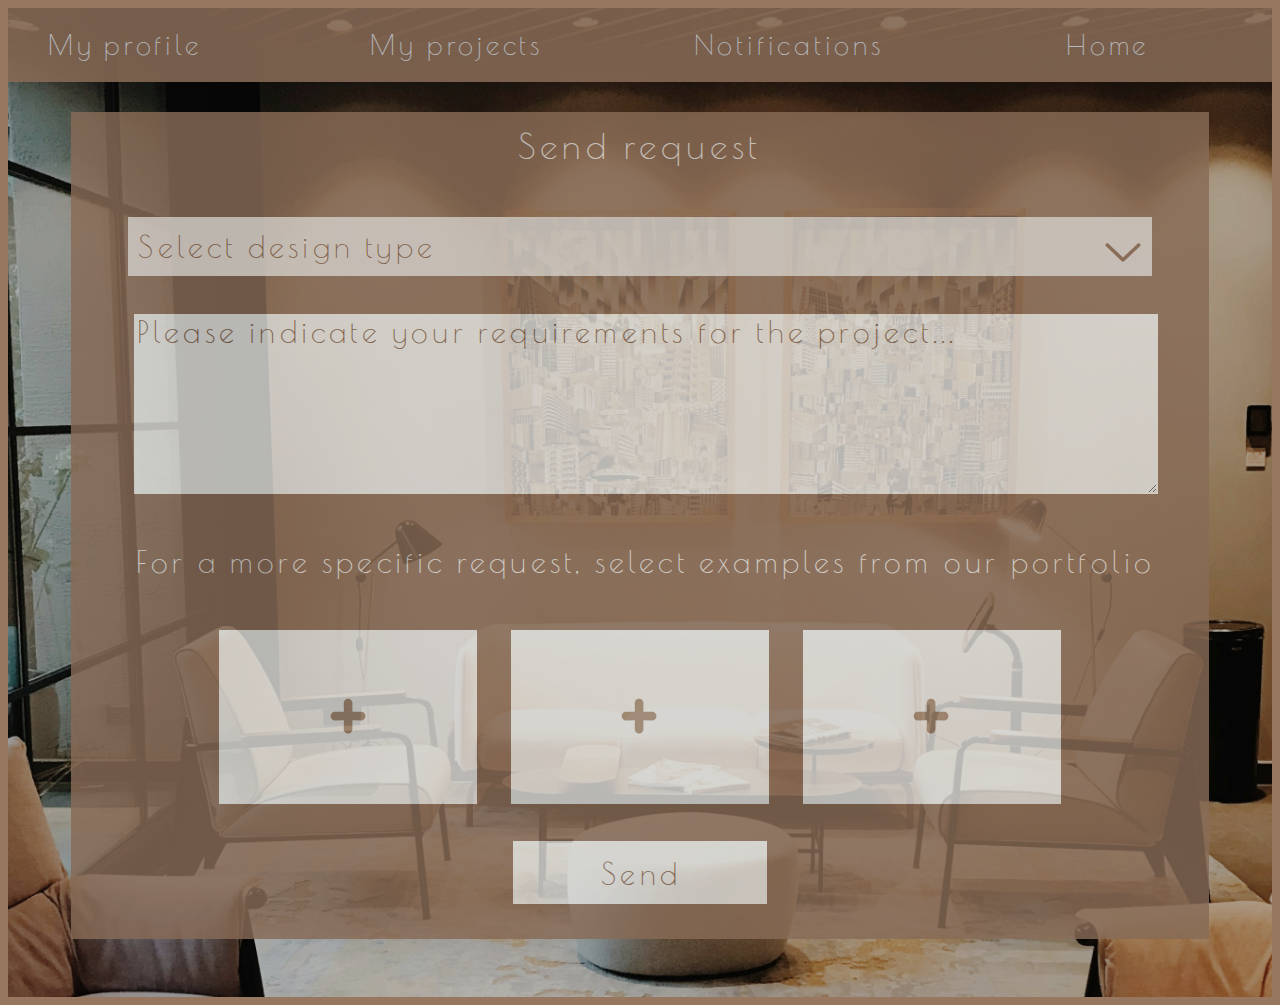
<file: htmlForClient.html>
<!DOCTYPE html>
<html>
    <head>
        <script src="scriptForClient.js"> </script>
        <script src="htmlForClientTRANSLATE.js"> </script>
        <link rel="stylesheet" href="projectStyleMainBlock.css" >
        <link rel="stylesheet" href="request.css" >
        <link rel="stylesheet" href="mediaBetweetLaptopTablet.css" >
        <link rel="stylesheet" href="mediaForTablet.css" >
        <link rel="stylesheet" href="mediaBetweenTabPhone.css" >
        <link rel="stylesheet" href="mediaForPhone.css" >
        <title>Course</title>
        <meta name="viewport" content="width=device-width">
        
    </head>
        <body>
            <div class="deskTop">
                   
                    <div class="requestFrame">
                        <nav class="requestFrameNav"> 
                            <div class="requestFrameNavMain">
                                <button class="requestFrameButton">
                                    <p class="requestFrameNavText" id="profileButton">Мой профиль</p>
                                </button>
                                <button class="requestFrameButton" id="myPrFrameTub"> 
                                    <p class="requestFrameNavText" id="myPrFrameTubText">Мои проекты</p>
                                </button>
                                <button class="requestFrameButton" id="masageButton">
                                    <p class="requestFrameNavText" id="masageButtonText">Уведомления</p>
                                </button>
                            </div>
                           <button class="requestFrameButton" id="requestFrameButton">
                            <p class="requestFrameNavText" id="requestFrameButtonText">Главная</p>
                           </button>                            
                        </nav>
                    

                        <div class="requestFrameForm">
                            <p class="requestFrameFormBigText" >Отправить запрос</p>
                            <div class="requestFrameFormFirstPlace">
                                
                            </div>
                            
                            <textarea class="requestFrameFormSecondPlace requestFrameFormSmallText textInput">Укажите ваши требования к проету...</textarea>

                            <!-- <input class="requestFrameFormSecondPlace requestFrameFormSmallText"  value="Укажите ваши требования к проету..." type="text"> -->
                            <!-- <div class="requestFrameFormSecondPlace">

                                <p class="requestFrameFormSmallText">Укажите ваши требования к проету...</p>
                            </div> -->
                            <p class="requestFrameFormSmallText requestFrameFormSmallTextColor1">Для более точного запроса выберите примеры из нашего портфолио</p>
                            <div class="requestFrameFormThirtPlace">
                                <div class="requestFrameFormThirtPlaceBlock" id="requestFrameFormThirtPlaceBlock1">
                                    <svg width="53" height="53" viewBox="0 0 53 53" fill="none" xmlns="http://www.w3.org/2000/svg">
                                    <path d="M39.0994 21.7219H30.4107V13.0332C30.4107 11.881 29.9529 10.776 29.1382 9.96122C28.3235 9.14649 27.2185 8.68878 26.0663 8.68878C24.9141 8.68878 23.8091 9.14649 22.9943 9.96122C22.1796 10.776 21.7219 11.881 21.7219 13.0332L21.8761 21.7219H13.0331C11.8809 21.7219 10.7759 22.1797 9.96116 22.9944C9.14643 23.8091 8.68872 24.9141 8.68872 26.0663C8.68872 27.2185 9.14643 28.3235 9.96116 29.1383C10.7759 29.953 11.8809 30.4107 13.0331 30.4107L21.8761 30.2565L21.7219 39.0995C21.7219 40.2517 22.1796 41.3567 22.9943 42.1714C23.8091 42.9862 24.9141 43.4439 26.0663 43.4439C27.2185 43.4439 28.3235 42.9862 29.1382 42.1714C29.9529 41.3567 30.4107 40.2517 30.4107 39.0995V30.2565L39.0994 30.4107C40.2516 30.4107 41.3566 29.953 42.1714 29.1383C42.9861 28.3235 43.4438 27.2185 43.4438 26.0663C43.4438 24.9141 42.9861 23.8091 42.1714 22.9944C41.3566 22.1797 40.2516 21.7219 39.0994 21.7219Z" fill="#B0947B"/>
                                    </svg>
                                    </div>
                                <div class="requestFrameFormThirtPlaceBlock" id="requestFrameFormThirtPlaceBlock2">
                                    <svg width="53" height="53" viewBox="0 0 53 53" fill="none" xmlns="http://www.w3.org/2000/svg">
                                    <path d="M39.0994 21.7219H30.4107V13.0332C30.4107 11.881 29.9529 10.776 29.1382 9.96122C28.3235 9.14649 27.2185 8.68878 26.0663 8.68878C24.9141 8.68878 23.8091 9.14649 22.9943 9.96122C22.1796 10.776 21.7219 11.881 21.7219 13.0332L21.8761 21.7219H13.0331C11.8809 21.7219 10.7759 22.1797 9.96116 22.9944C9.14643 23.8091 8.68872 24.9141 8.68872 26.0663C8.68872 27.2185 9.14643 28.3235 9.96116 29.1383C10.7759 29.953 11.8809 30.4107 13.0331 30.4107L21.8761 30.2565L21.7219 39.0995C21.7219 40.2517 22.1796 41.3567 22.9943 42.1714C23.8091 42.9862 24.9141 43.4439 26.0663 43.4439C27.2185 43.4439 28.3235 42.9862 29.1382 42.1714C29.9529 41.3567 30.4107 40.2517 30.4107 39.0995V30.2565L39.0994 30.4107C40.2516 30.4107 41.3566 29.953 42.1714 29.1383C42.9861 28.3235 43.4438 27.2185 43.4438 26.0663C43.4438 24.9141 42.9861 23.8091 42.1714 22.9944C41.3566 22.1797 40.2516 21.7219 39.0994 21.7219Z" fill="#B0947B"/>
                                    </svg>
                                    </div>
                                <div class="requestFrameFormThirtPlaceBlock" id="requestFrameFormThirtPlaceBlock3">
                                    <svg width="53" height="53" viewBox="0 0 53 53" fill="none" xmlns="http://www.w3.org/2000/svg">
                                    <path d="M39.0994 21.7219H30.4107V13.0332C30.4107 11.881 29.9529 10.776 29.1382 9.96122C28.3235 9.14649 27.2185 8.68878 26.0663 8.68878C24.9141 8.68878 23.8091 9.14649 22.9943 9.96122C22.1796 10.776 21.7219 11.881 21.7219 13.0332L21.8761 21.7219H13.0331C11.8809 21.7219 10.7759 22.1797 9.96116 22.9944C9.14643 23.8091 8.68872 24.9141 8.68872 26.0663C8.68872 27.2185 9.14643 28.3235 9.96116 29.1383C10.7759 29.953 11.8809 30.4107 13.0331 30.4107L21.8761 30.2565L21.7219 39.0995C21.7219 40.2517 22.1796 41.3567 22.9943 42.1714C23.8091 42.9862 24.9141 43.4439 26.0663 43.4439C27.2185 43.4439 28.3235 42.9862 29.1382 42.1714C29.9529 41.3567 30.4107 40.2517 30.4107 39.0995V30.2565L39.0994 30.4107C40.2516 30.4107 41.3566 29.953 42.1714 29.1383C42.9861 28.3235 43.4438 27.2185 43.4438 26.0663C43.4438 24.9141 42.9861 23.8091 42.1714 22.9944C41.3566 22.1797 40.2516 21.7219 39.0994 21.7219Z" fill="#B0947B"/>
                                    </svg>
                                </div>
                            </div>

                            <button class="requestFrameFormTub">    
                                <p class="requestFrameFormSmallText" id="1">Отправить</p>
                            </button>
                        </div>

                        <div class=" dropdownmenu">
                          <div class=" dropdownmenumein">
                                <p class="requestFrameFormSmallText" id="dropdownmenupunct">Выберите тип дизайна</p>
                                <button id="dropdownmenuButton" class="dropdownmenuButton">
                                    <svg width="42"  height="42" viewBox="0 0 42 42" fill="none" xmlns="http://www.w3.org/2000/svg">
                                <path d="M6.4522 19.7277C6.28512 19.5699 6.08859 19.4464 5.87381 19.3645C5.65904 19.2826 5.43023 19.2438 5.20045 19.2503C4.97067 19.2568 4.74442 19.3085 4.53462 19.4024C4.32482 19.4963 4.13558 19.6307 3.9777 19.7977C3.81982 19.9648 3.69639 20.1614 3.61446 20.3761C3.53253 20.5909 3.49371 20.8197 3.50021 21.0495C3.50671 21.2793 3.55841 21.5055 3.65234 21.7153C3.74628 21.9251 3.88062 22.1144 4.0477 22.2723L19.7977 37.1472C20.1226 37.4544 20.5528 37.6256 20.9999 37.6256C21.4471 37.6256 21.8773 37.4544 22.2022 37.1472L37.9539 22.2723C38.1247 22.1154 38.2626 21.9262 38.3595 21.7156C38.4565 21.5051 38.5107 21.2773 38.519 21.0456C38.5272 20.8139 38.4893 20.5829 38.4075 20.366C38.3257 20.1491 38.2016 19.9506 38.0424 19.782C37.8833 19.6134 37.6922 19.4782 37.4803 19.3841C37.2684 19.29 37.0399 19.239 36.8082 19.2339C36.5764 19.2289 36.3459 19.2699 36.1301 19.3547C35.9143 19.4395 35.7176 19.5663 35.5512 19.7277L20.9999 33.4687L6.4522 19.7277Z" fill="#977760"/>
                                </svg>
                                </button>
                          </div> 
                                
                            <p class="requestFrameFormSmallText requestFrameFormSmallTextPunct" id="dropdownmenu1">Интерьер</p>
                            <p class="requestFrameFormSmallText requestFrameFormSmallTextPunct" id="dropdownmenu2">Экстерьер</p>
                            <p class="requestFrameFormSmallText requestFrameFormSmallTextPunct" id="dropdownmenu3">Одежда</p>
                        </div>
                    </div>

                    <div class="passwordWindow">
                        <div class="passwordWindowpicture">
                        <div class="picture" id="p1"></div>
                        <div class="picture"id="p2"></div>
                        <div class="picture"id="p3"></div>
                        <div class="picture"id="p4"></div>
                        </div>
                        <p class="requestFrameFormSmallText" id="moreTAKE">Загрузить другие</p>
                    </div>

                    <div class="massageWindow">
                            
                        <p class="requestFrameFormSmallText" id="2">Уведомлений нет</p>
                            <button class="requestFrameFormTub" id="massageWindowClose">    
                                <p class="requestFrameFormSmallText" id="massageWindowClosetext" >Закрыть</p>
                            </button>
                    </div>
            </div>

        </body>
    
</html>
</file>
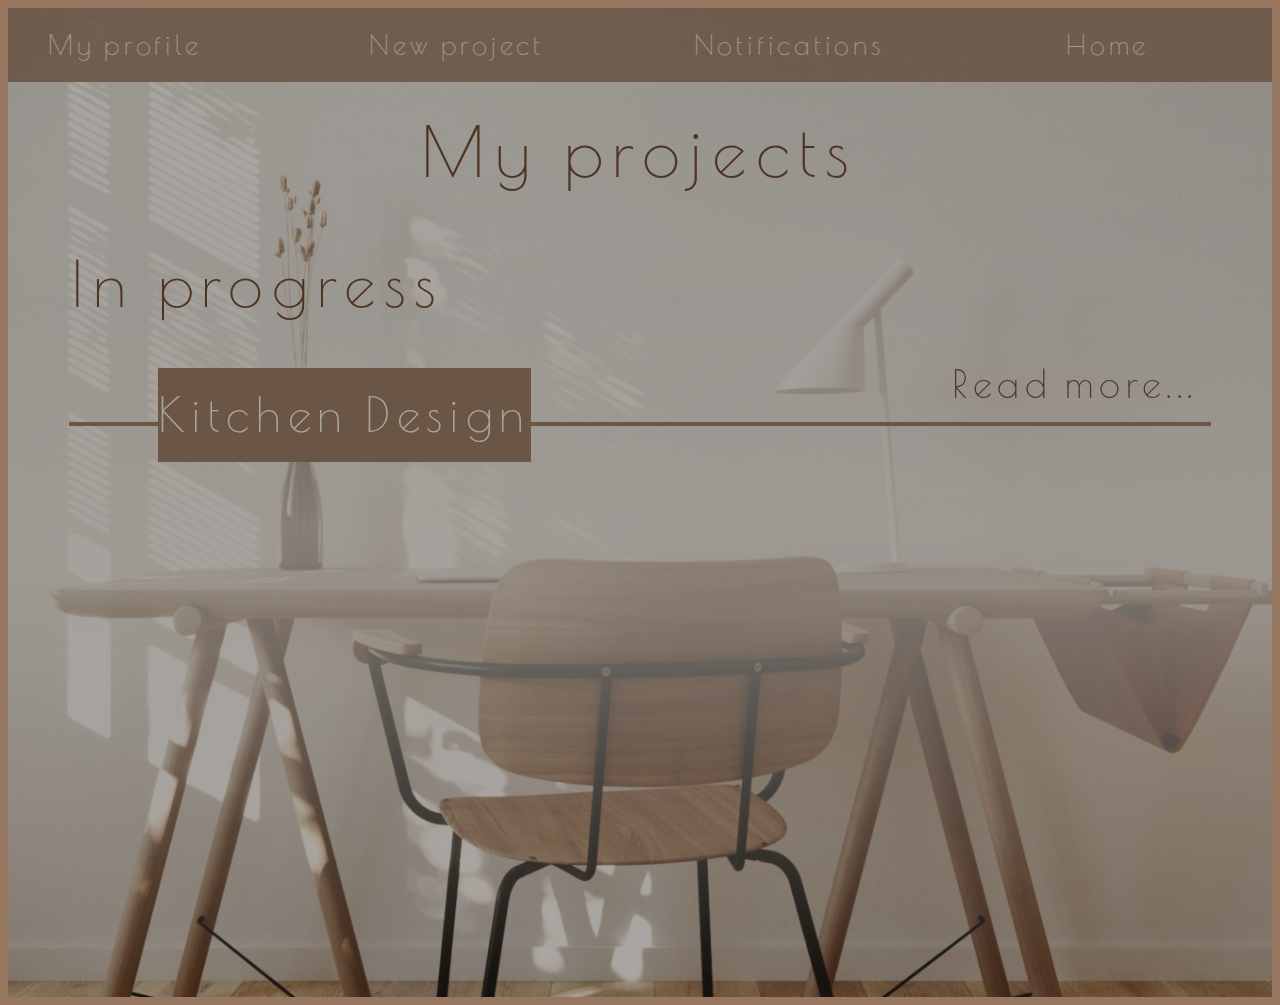
<file: newProject.html>
<!DOCTYPE html>
<html>
    <head>
        <script src="scriptFormYpROJECT.js"> </script>
        <link rel="stylesheet" href="projectStyleMainBlock.css" >
        <link rel="stylesheet" href="request.css" >
        <link rel="stylesheet" href="mediaBetweetLaptopTablet.css" >
        <link rel="stylesheet" href="mediaForTablet.css" >
        <link rel="stylesheet" href="mediaBetweenTabPhone.css" >
        <link rel="stylesheet" href="mediaForPhone.css" >
        <title>Course</title>
        <meta name="viewport" content="width=device-width">
        
    </head>
        <body>
            <div class="deskTop">
                   
                    <div class=" myProjectFrame ">
                        <nav class="requestFrameNav"> 
                            <div class="requestFrameNavMain">
                                <button class="requestFrameButton" id="profileButton">
                                    <p class="requestFrameNavText" id="profileButtontext">Мой профиль</p>
                                </button>
                                <button class="requestFrameButton">
                                    <p class="requestFrameNavText"  id="myPrFrameTub">Новый проект</p>   
                                </button>
                                <button class="requestFrameButton">
                                    <p class="requestFrameNavText" id="masageButton">Уведомления</p>
                                </button>
                                
                            </div>
                           <button class="requestFrameButton" id="requestFrameButton">
                            <p class="requestFrameNavText" id="requestFrameButtonText">Главная</p>
                           </button>                            
                        </nav>
                        
                            <p class="myProjectFrameBigText" id="1">Мои проекты</p>
                        <div class="myProjectFrameMain">
                            <P class="myProjectFrameBigText1">В процессе</P>
                            <P class="myProjectFrameBigText2">Подробнее...</P>
                            <div class="myProjectFrameLine"></div>
                            <div class="myProjectFramePlaseForTecst"> 
                                <P class="myProjectFramePlasTecst">Дизайн Кухни</P>
                            </div>
                        </div>
                    </div>

                    <div class="massageWindow">
                            
                        <p class="requestFrameFormSmallText" id="2">Уведомлений нет</p>
                            <button class="requestFrameFormTub" id="massageWindowClose">    
                                <p class="requestFrameFormSmallText" id="massageWindowClosetext"> Закрыть</p>
                            </button>
                    </div>
            </div>

        </body>
    
</html>
</file>
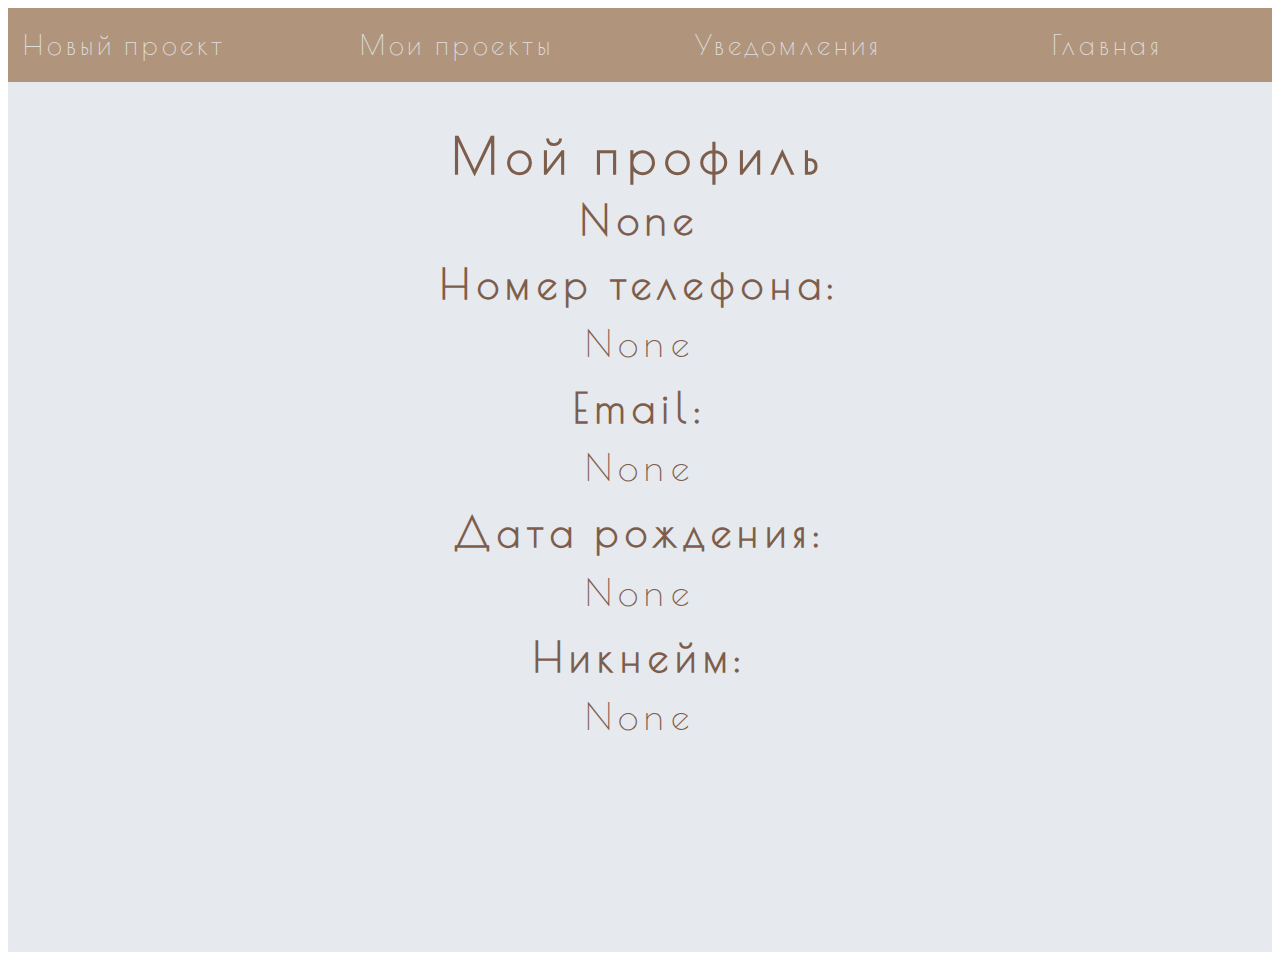
<file: youProfile.html>
<!DOCTYPE html>
<html>
    <head>
        <script src="myProfile.js"> </script>
        <link rel="stylesheet" href="projectStyleMainBlock.css" >
        <link rel="stylesheet" href="request.css" >
        <link rel="stylesheet" href="mediaBetweetLaptopTablet.css" >
        <link rel="stylesheet" href="mediaForTablet.css" >
        <link rel="stylesheet" href="mediaBetweenTabPhone.css" >
        <link rel="stylesheet" href="mediaForPhone.css" >
        <title>Course</title>
        <meta name="viewport" content="width=device-width">
        
    </head>
        <body>
            <div class="deskTop">
                <nav class="requestFrameNav"> 
                    <div class="requestFrameNavMain">
                        <button class="requestFrameButton">
                            <p class="requestFrameNavText" id="profileButton">Новый проект</p>
                        </button>
                        <button class="requestFrameButton" id="myPrFrameTub"> 
                            <p class="requestFrameNavText" id="myPrFrameTubText">Мои проекты</p>
                        </button>
                        <button class="requestFrameButton" id="masageButton">
                            <p class="requestFrameNavText" id="masageButtonText">Уведомления</p>
                        </button>
                    </div>
                   <button class="requestFrameButton" id="requestFrameButton">
                    <p class="requestFrameNavText" id="requestFrameButtonText">Главная</p>
                   </button>                            
                </nav>
                    <div class="profileFrame">
                        
                        <div class="profileFrameFlex">
                        <p class="loginWindowMainText textInput1" id="1">Мой профиль</p>
                        <p class="loginWindowMainText textInput2"  id="fullName">None</p>
                        <p class="loginWindowMainText textInput2" id="moreTAKE">Номер телефона:</p>
                        <p class="loginWindowMainText " id="NUMBERfIELD">None </p>
                        <p class="loginWindowMainText textInput2">Email:</p>
                        <p class="loginWindowMainText " id="EmailIELD">None</p>
                        <p class="loginWindowMainText textInput2" id="dropdownmenu1">Дата рождения:</p>
                        <p class="loginWindowMainText " id="birthdatefIELD">None</p>
                        <p  class="loginWindowMainText textInput2" id="dropdownmenu2">Никнейм:</p>
                        <p  class="loginWindowMainText " id="nicknamefIELD">None</p>
                        </div>

                    </div> 
                    <div class="massageWindow">
                            
                        <p class="requestFrameFormSmallText" id="2">Уведомлений нет</p>
                            <button class="requestFrameFormTub" id="massageWindowClose">    
                                <p class="requestFrameFormSmallText" id="massageWindowClosetext">Закрыть</p>
                            </button>
                    </div>
            </div>

        </body>
    
</html>
</file>
<file: projectStyleMainBlock.css>
@import url('https://fonts.googleapis.com/css2?family=Poiret+One&display=swap');

.deskTop{
    width: 100%;
    background-color: #B0947B;
    display: flex;
    flex-direction: column;
    
}
.overlay {
    opacity: 0;
    visibility: hidden;
    position: fixed;
    top: 0;
    left: 0;
    width: 100%;
    height: 100%;
    background-color: rgba(0, 0, 0, 0.5);
    transition: opacity 0.3s ease, visibility 0s linear 0.3s;
  }
  

.mainBlockFon{
    width: 100%;
    height: 762px;
 background-image: url(fotoForProject/mainFon.jpg);
 background-size: cover;
 background-position: center;
 transition: all 1S;
 
 position: relative;
 z-index: 2;
}

.headMenu{
height: 10%;
background: #B0947B;
opacity: 0.75;
display: flex;
justify-content: space-between;
transition: all 1S;
}

.leftElementBlock {
    width: 74px;
    height: 90%;
    background: #B0947B;
    opacity: 0.75;
    display: flex;
    align-items: flex-end;
    justify-content: center;
    transition:  width 0.3s ease; 
    transition: all 1S;
}

.fourElementsInMain {
    display: flex;
    height: 49%;
    flex-direction: column;
    align-items: center;
    margin-bottom: 32%;
    justify-content: space-between;
}


.menuPoint {
    display: flex;
    flex-basis: 37%;
    justify-content: space-between;
    margin-left: 1%;
    align-items: center;
}

.menuPointRight {
    display: flex;
    flex-basis: 21%;
    margin-right: 2%;
    justify-content: space-between;
    align-items: center;
}

.menuPointText{
font-family: 'Poiret One';
font-style: normal;
font-weight: 400;
font-size: 186%;
line-height: 117.16%;
letter-spacing: 0.14em;
color: #E6E9EE;
}

.vkElement{
    width: 35px;
    height: 35px;
    transition: transform 0.3s ease; 
}

.telegramElement{
    width: 37px;
    height: 37px;
    transition: transform 0.3s ease; 
}

.telegramElement:hover{
  transform: scale(1.2);
}

.vkElement:hover{
  transform: scale(1.2);
}

.headerTextBig {
    left: 16.5%;
    position: relative;
    font-family: 'Poiret One';
    width: 70%;
    font-style: normal;
    font-weight: 400;
    top: -55%;
    text-align: center;
    font-size: 395%;
    letter-spacing: 0.12em;
    color: #131F45;
    transition: all 1S;
    opacity: 0;
    transform: translateX(-50px);
    transition: opacity 1s, transform 1s;
}



.headerTextSmall {
    position: relative;
    font-family: 'Poiret One';
    font-style: normal;
    font-weight: 400;
    font-size: 236%;
    width: 39%;
    top: -62%;
    text-align: center;
    left: 43%;
    letter-spacing: 0.01em;
    color: #2F3F6B;
    transition: all 1S;
}

.tub{
    width: 22px;
}

.burgerMenuInMain{
    width: 50px;
    height: 50px;
    display: none;
    
    background:none;
  border-color:rgba(255, 255, 255, 0);
  transition: transform 0.3s ease; 
}

.navbar{
    
    display:none;
    position: relative;
    left:  -6%;
    height: 50%;
    flex-direction: column;
    display:none;
}

.rotate {
    transform: rotate(90deg);
  }

  .loginWindow{
        width: 80%;
        opacity: 0;
        visibility: hidden;
        height: 587px;
        position: fixed;
        top: 14%;
        left: 13%;
        background: #F0ECE6;
        transition: opacity 0.3s ease, visibility 0s linear 0.3s;
    
  }

  

  .passwordWindow {
    width: 50%;
    opacity: 0;
    visibility: hidden;
    height: 40%;
    position: fixed;
    top: 14%;
    left: 25%;
    display: flex;
    background: #F0ECE6;
    transition: opacity 0.3s ease, visibility 0s linear 0.3s;
    flex-direction: column;
    justify-content: space-around;
    align-items: center;
}

  .loginTubStyle{
    
    background:none;
  border-color:rgba(255, 255, 255, 0);
  transition: all 0.5S;
  }

  .regTubStyle{
    
    background:none;
  border-color:rgba(255, 255, 255, 0);
  transition: all 0.5S;
  }

  .regTubStyle:hover {
    transform: scale(1.2)
  
  }

  .loginTubStyle:hover {
    transform: scale(1.2)
  
  }

  .loginWindowInfo{
    display: flex;
    margin-top: 0%;
    margin-left: 4%;
    flex-direction: column;
    height: 81%;
    justify-content: space-around;
  }

  .regWindowInfo {
    display: flex;
    margin-top: 0%;
    margin-left: 4%;
    flex-direction: column;
    height: 100%;
}
.registrationWindow {
  width: 90%;
  opacity: 0;
  visibility: hidden;
  height: 94%;
  position: fixed;
  top: 3%;
  left: 5%;
  background: #F0ECE6;
  transition: opacity 0.3s ease, visibility 0s linear 0.3s;
}

  .loginWindowMainText {
    font-family: 'Poiret One';
    font-style: normal;
    font-weight: 400;
    font-size: 230%;
    margin-bottom: 2%;
    line-height: 0px;
    text-align: justify;
    letter-spacing: 0.17em;
    color: #69432C;
    opacity: 0.84;
}

.loginWindowSSecondText {
  font-family: 'Poiret One';
  font-style: normal;
  font-weight: 400;
  font-size: 176%;
  line-height: 0px;
  letter-spacing: 0.1em;
  color: #8C694F;
  margin-top: 2%;
  margin-bottom: 1%;
  opacity: 0.95;
}

  .plaseForInfo{
    width: 86%;
    height: 43px;
background: linear-gradient(90deg, #B0947B 0%, rgba(176, 148, 123, 0) 100%);

border-color:rgba(255, 255, 255, 0);
  }

  input:focus {
    outline: none;
  }

  .loginWindowLitleText{

font-family: 'Poiret One';
font-style: normal;
font-weight: 400;
font-size: 23px;
    line-height: 1px;
letter-spacing: 0.1em;
margin-top: 1%;
margin-bottom: 0%;
color: #69432C;

opacity: 0.95;

  }

  .nickname-group{
    display: flex;
    flex-direction:row;
  }

  

  .loginWindowInfoButton{
    width: 349px;
    height: 51px;
    display: flex;
    align-items: center;
    justify-content: center;
    background: #B0947B;
    border-color:rgba(255, 255, 255, 0);
  }

  .form-group {
    height: 21%;
    display: flex;
    flex-direction: column;
    justify-content: space-between;
}

.plaseForInfoForPassword {
  width: 86%;
  height: 26%;
  background: linear-gradient(90deg, #B0947B 0%, rgba(176, 148, 123, 0) 100%);
  border-color: rgba(255, 255, 255, 0);
}
  
.loginWindowInfoButtonText {
  color: #F0ECE6;
  width: 34%;
  height: 10%;
}

  .loginWindowVECTOR{
    position: relative;
    left: 94%;
    top: -75%;
  }

.regWindowVECTOR{
    position: relative;
    left: 94%;
    top: -92%;
}

.buttonIacorStyle{
  background:none;
  border-color:rgba(255, 255, 255, 0);
  transition: transform 0.3s ease; 
  text-decoration: none;
}

.buttonIacorStyle:hover{
  transform: scale(1.1);
}

.loginWindowInfoButtonTextnickname {
  width: 34%;
  height: 7%;
  margin-bottom: 1%;
  margin-top: 1%;
}

.loginWindowLitleTextInfo{
  color: #F0ECE6;
}

.mapFrame{
  height: 725px;
  background: #F5F5F5;
  display: flex;
  justify-content: center;
  align-items: center;
}

.map {
  width: 100%;
  height: 100%;
  border: 0;
}
</file>
<file: servesesFrame.css>
.serveses{
    width: 100%;
    height: 741px;
    background: #EAE4DD;
    display: flex;
    justify-content: space-between;
    transition: all 1S;
}

.servesesFoto {
    width: 50%;
    height: 741px;
    flex-basis: 54%;
    overflow: hidden;
    transition: all 1S;
}

.servesesFoto-SliderLine{
    width: 300%;
    height:100%;
    display: flex;
    position: relative;
    left: 0px;
    transition: all ease 1s;
}
.servesesFoto-Slide1{
    height: 100%;
    width: 33.3%;

    background-image: url(fotoForProject/servesesFoto1.png);
    background-size: cover;
    
 background-position: center;
}
.servesesFoto-Slide2{
    height: 100%;
    width: 33.3%;
    
    background-image: url(fotoForProject/EXTERIOR1.jpg);
    background-size: cover;
    
 background-position: center;
}
.servesesFoto-Slide3{
    height: 100%;
    width: 33.3%;
    
    background-image: url(fotoForProject/clothes.jpg);
    background-size: cover;
    
 background-position: center;
}



.servesesArticle {
    display: flex;
    flex-basis: 43%;
    width: 300px;
    margin-left: 2%;
    MARGIN-TOP: 1%;
    flex-direction: column;
}

    .servesesVector2{
        width: 61px;
    height: 61px;
    top: 45%;
    left: -91%;
    position: relative;
    background:none;
  border-color:rgba(255, 255, 255, 0);
    }

    .servesesVector2:hover {
        transform: scale(1.2)
    
    }

.servesesLitleText{
    position: relative;
    font-family: 'Poiret One';
    font-style: normal;
    font-weight: 400;
    font-size: 40px;
    line-height: 47px;
    letter-spacing: 0.1em;
    color: #8C694F;
    opacity: 0.64;
}

.servesesHeader{
    position: relative;
    font-family: 'Poiret One';
    font-style: normal;
    font-weight: 400;
    font-size: 441%;
    line-height: 82px;
    margin-top: -46px;
    letter-spacing: 0.71em;
    color: #69432C;
}

.servesesMainInfo{
    position: relative;
    width: 108%;
    font-family: 'Poiret One';
    font-style: normal;
    font-weight: 400;
    margin-top: 12%;
    font-size: 30px;
    line-height: 35px;
    text-align: justify;
    color: #69432C;
}

.servesesVector{
    width: 61px;
    height: 61px;
    top: 45%;
    left: -1%;
    position: relative;
    background:none;
  border-color:rgba(255, 255, 255, 0);
}

.servesesVector:hover {
    transform: scale(1.2)

}



.skroll {
    position: relative;
    display: flex;
    top: -32px;
    left: 46%;
    height: 0px;
    width: 8%;
    flex-direction: row;
    flex-wrap: nowrap;
    justify-content: space-between;
}

.scrollCircum{
width: 15px;
height: 15px;
flex: none;
flex-grow: 0;
}

.scrollCircum1{
    fill: #8C694F;
}

.scrollCircum2{
fill: #B0947B;
}
</file>
<file: modernTehnic.css>
.modernTec{
    width: 100%;
    height: 741px;
    background: #B0947B;
}

.modernTecFoto{
    width: 50%;
    height: 741px;
    flex-basis: 50%;
    background-image: url(fotoForProject/modernTehnology.png);
    background-size: cover;
    background-position: center;
}

.modernTecHead {
    display: flex;
    flex-direction: column;
    position: relative;
    top: -99%;
    left: 1%;
}

.modernTecHeadHeader {
    font-family: 'Poiret One';
    font-style: normal;
    font-weight: 400;
    font-size: 60px;
    line-height: 0PX;
    letter-spacing: 0.215em;
    margin-top: 10px;
}

.modernTecHeadHeaderMein{
    color: #8C694F;
}

.modernTecHeadHeaderEm{
    color: #F7F6F2;
}

.modernTecHeadSmallText{
font-family: 'Poiret One';
font-style: normal;
font-weight: 400;
font-size: 46px;
line-height: 0px;

}

.SmallTextEl1{
    color: #8C694F;
}

.svgbackground {
        width: 16%;
        height: 22%;
        position: relative;
  }
  
  .numberOfPunct01{
    top: -156%;
    left: 82%;
    content: url('fotoForProject/01.svg');
}

.modernTecMainText {
    position: relative;
    top: -79%;
    left: 54%;
    width: 41%;
    font-family: 'Poiret One';
    font-style: normal;
    font-weight: 400;
    font-size: 28px;
    line-height: 35px;
    text-align: justify;
    color: #F0ECE6;
}
</file>
<file: arFrame.css>
.arFrame{
    width: 100%;
    height: 741px;
    background: #B0947B;
}

.arFrameFoto{
    position: relative;
    left: 50%;
    width: 50%;
    height: 741px;
    flex-basis: 50%;
    background-size: cover;
    background-position: center;
}

.arFrameWordSpase{
    word-spacing: 88px;
    margin-left: 1%;
}

.nextLine{
    width: 95%;
    position: relative;
    top: 39px;
    text-align: end;
}

.arFrameSmallText {
    margin-top: 51px;
    margin-left: 14px;
    font-size: 238%;
}

.arFrameMainText {
    left: 4%;
    top: -90%;
    WIDTH: 40%;
}

.numberOfPunct02{
    top: -174%;
    left: 82%;
    content: url('fotoForProject/02.svg');
}
</file>
<file: exspirience.css>
.exspiriense{
    width: 100%;
    height: 753px;
    background: #977760;
}

.exspirienseFoto{
    
    width: 50%;
    height: 751px;
    flex-basis: 50%;
    background-image: url(fotoForProject/exspiriense.png);
    background-size: cover;
    background-position: center;
}

.exspirienseSmallText {
    margin-top: 57px;
    margin-left: 71%;
    font-size: 237%;
}

.exspirienseFrameWordSpase {
    word-spacing: 55px;
    margin-left: 1%;
}

.exspiriensenextLine {
    width: 85%;
    position: relative;
    top: 64px;
    left: 1%;
    text-align: justify;
    word-spacing: -9px;
    margin-bottom: 1%;
}

.numberOfPunct03 {
    top: -151%;
    left: 3%;
    content: url(fotoForProject/03.svg);
}
</file>
<file: portfolio.css>
.portfolio{
    width: 100%;
    height: 743px;
    background: #977760;
    display: flex;
    flex-direction: column;
    align-items: center;

}

.portfolioHeader {
    margin-top: 1%;
    flex-basis: 19%;
    width: 80%;
    content: url(fotoForProject/portfolio.svg);
}

.portfolioSmallHeader {
    font-family: 'Poiret One';
    font-style: normal;
    font-weight: 400;
    font-size: 62px;
    line-height: 75px;
    color: #E6E9EE;
    position: relative;
    margin-top: -3%;
    flex-basis: 15%;
}

.fotoStyle{
    
  transition: all 1s ease; 
}

.portfolioFotoBlock {
    /* flex-basis: 68%; */
    margin-top: 2%;
    display: flex;
    width: 88%;
    flex-direction: row;
    height: 66%;
    justify-content: space-between;
}

.portfolioFotoBlock1 {
    display: flex;
    width: 33%;
    /* height: 71%; */
    flex-direction: column;
}

.portfolioFotoBlock2{
    display: flex;
    flex-direction: column;
    justify-content: space-between;
}

.portfolioFotoText {
    font-family: 'Poiret One';
    font-style: normal;
    font-weight: 400;
    font-size: 61px;
    line-height: 0px;
    letter-spacing: 0.35em;
    color: #EAE4DD;
    margin-top: 10%;
}

.portfolioFotoBlockImage{
    width: 31%;
}

.textHide{
    display: none;
}

.portfolioScroll{
    left: 0%;
    top: 4%;
}

.scrollCircum3{
    fill: #B0947B;
}

.scrollCircum4{
    fill: #F7F6F2;
}

.portfolioVector {
    width: 85px;
    height: 68px;
    top: -39%;
    left: 46%;
}

.portfolioVector2 {
    width: 85px;
    height: 68px;
    top: -47%;
    left: -47%;
}
</file>
<file: personal.css>
.personal{
    width: 100%;
    height: 741px;
    background: #977760;
    z-index: 1;
}

.personalFoto{
    width: 50%;
    height: 741px;
    flex-basis: 50%;
    background-image: url(fotoForProject/personal.png);
    background-size: cover;
    background-position: center;
    z-index: 1;
}
.numberOfPunct04 {
    top: -188%;
    left: 82%;
    content: url(fotoForProject/04.svg);
}

.personMainText {
    top: -101%;
    left: 54%;
    width: 40%;
}

.personalHeadHeader {
    font-size: 60px;
    line-height: 75PX;
    margin-top: -26px;
    word-spacing: 187px;
}

.fotoPerson-SliderLine{
    width: 400%;
    height: 100%;
    display: flex;
    position: relative;
    left: 0px;
    transition: all ease 1s;
}

.fotoPerson-Slide1{
    height: 100%;
    width: 25%;
    background-image: url(fotoForProject/evgeniy.png);
    background-size: cover;
    background-position: center;
}

.fotoPerson-Slide2{
    height: 100%;
    width: 25%;
    background-image: url(fotoForProject/step.jpg);
    background-size: cover;
    background-position: center;
}

.fotoPerson-Slide3{
    height: 100%;
    width: 25%;
    background-image: url(fotoForProject/alex.jpg);
    background-size: cover;
    background-position: center;
}

.fotoPerson-Slide4{
    height: 100%;
    width: 25%;
    background-image: url(fotoForProject/vik.jpg);
    background-size: cover;
    background-position: center;
}
</file>
<file: scrollPersonal.css>
.scrollPersonal{
    width: 100%;
    height: 797px;
    background: #F0ECE6;
    display: flex;
    justify-content: center;
    flex-direction: column;
    align-items: center;
    z-index: 0;
}

.fotoPerson{
width: 507px;
height: 680px;

overflow: hidden;
transition: all 1S;

background-size: cover;
background-position: center;
}

.personalMainInfo {
    display: flex;
    width: 97%;
    flex-direction: row;
    height: 90%;
    margin-left: 3%;
    margin-top: 25%;
}

.personalMainInfoAllText {
    display: flex;
    flex-direction: column;
    margin-left: 2%;
    margin-top: -1%;
    justify-content: space-between;
}

.personalMainInfoAllTextUp{
    display: flex;
    flex-direction: column;
}

.personalMainInfoAllTextDown{
    display: flex;
    flex-direction: column;
    height: 22%;
}

.personalSkroll {
    position: relative;
    width: 13%;
    top: -37%;
    display: flex;
    justify-content: space-between;
    align-items: center;
}

.personalVector {
    position: relative;
    width: 61px;
    height: 61px;
    left: 95%;
    top: -64%;
}

.scrollPersonalHeadSmall{
font-family: 'Poiret One';
font-style: normal;
font-weight: 400;
font-size: 39px;
    line-height: 0px;
color: #B0947B;
opacity: 0.68;
}

.scrollPersonalHeadName {
    font-family: 'Poiret One';
    font-style: normal;
    font-weight: 400;
    font-size: 62px;
    line-height: 28px;
    letter-spacing: 0.3em;
    color: #69432C;
}

.scrollPersonalDownText {
    margin-top: 1%;
    font-family: 'Poiret One';
    font-style: normal;
    font-weight: 600;
    font-size: 31px;
    line-height: 0px;
    letter-spacing: 0.15em;
    color: #69432C;
    flex: none;
    flex-grow: 0;
}

.scrollPersonMainText {
    width: 886px;
    height: 309px;
    margin: 2%;
    font-family: 'Poiret One';
    font-style: normal;
    font-weight: 400;
    font-size: 29px;
    line-height: 36px;
    text-align: justify;
    color: #69432C;
}

.scrollPersonMain {
    position: relative;
    top: -64%;
    left: 14%;
    width: 915px;
    height: 322px;
    background: #EAE4DD;
}

.line1 {
    position: relative;
    top: -45.5%;
    left: -4.4%;
    width: 1227.01px;
    border: 6px solid #B0947B;
    border-radius: 26px;
    opacity: 0;
    transform: translateX(-40px);
    transition: opacity 3s, transform 3s;
}


.line2 {
    position: relative;
    z-index: 0;
    top: -93.6%;
    left: -47%;
    width: 52.2%;
    border: 6px solid #B0947B;
    transform:  rotate(89.93deg);
}

.line3 {
    position: relative;
    top: -134%;
    left: -31.3%;
    width: 561.01px;
    border: 3px solid #B0947B;
    opacity: 0;
    transform: translateX(600px);
    transition: opacity 3s, transform 3s;
}
@media  (max-width: 1060px){
.line3 {
    position: relative;
    transform: translateX(0px);
}

.line1 {
    transform: translateX(0px);
}
}
.an{
    opacity: 0;
    transform: translateY(50px);
    transition: opacity 3s, transform 3s;
}

.visible {
    opacity: 1;
    transform: translateY(0);
}
</file>
<file: reviewsFrame.css>
.reviewsFrame{
    width: 100%;
    height: 1289px;
    background: #977760;
}

.reviewsFrameColor{
    background: #F0ECE6;
    width: 50%;
    height: 58%;
    margin-left: 50%;
}

.reviews {
    position: relative;
    width: 100%;
    top: -57%;
    height: 61%;
    display: flex;
    flex-direction: column;
    justify-content: space-between;
    overflow: hidden;
}

.reviewsHeadHeader {
    font-family: 'Poiret One';
    font-style: normal;
    font-weight: 400;
    font-size: 63px;
    line-height: 68PX;
    letter-spacing: 0.15em;
    word-spacing: 5px;
    margin-left: 2%;
    margin-top: -2%;
    margin-bottom: 3%;
}
.reviewsHeadSmallText {
    font-family: 'Poiret One';
    font-style: normal;
    font-weight: 400;
    font-size: 37px;
    line-height: 0px;
    margin-left: 71%;
    color: #8C694F;
}

.numberOfPunct05 {
    top: -116%;
    left: -34%;
    width: 97%;
    height: 170px;
    position: relative;
    content: url(fotoForProject/05.svg);
}

.review{
    display: flex;
    flex-direction: row;
    justify-content: space-around;
    width: 300%;
    position: relative;
    transition: all ease-out 1s;
    left: 0px;
}

.reviewExemple{
width: 588px;
height: 429px;
display: flex;
flex-direction: column;
}

.reviewExempleBlok{
    width: 100%;
    height: 362px;
}

.collOR1{
    background: #F0ECE6;
}

.collOR2{
    background: #977760;
}

.mainTextREVIEWS {
    font-family: 'Poiret One';
    font-style: normal;
    font-weight: 400;
    font-size: 25px;
    line-height: 27px;
    text-align: justify;
    /* margin: 3%; */
    margin-left: 4%;
    margin-top: 1%;
    margin-right: 4%;
}

.numberOfPunct5star {
    margin-left: 3%;
    margin-top: 2%;
    content: url(fotoForProject/fiveStar.svg);
    transition: all ease-out 1s;
}

.numberOfPunct4star {
    margin-left: 3%;
    margin-top: 2%;
    content: url(fotoForProject/fourStar.svg);
}

.nikName{
    display: flex;
    flex-direction: row;
    align-items: center;
}

.nikNameFoto{
box-sizing: border-box;
width: 54px;
height: 54px;
border-radius: 26px;
}

.nikNameFotoMan{
    
background: url(fotoForProject/iconMan.png);
border: 2px solid #EAE4DD;
background-size: cover;
    background-position: center;
}

.nikNameFotoWoman{
    
    background: url(fotoForProject/iconWoman.png);
    border: 2px solid #977760;
    background-size: cover;
    background-position: center;
}

.nikNameFotoWoman2{
    background: url(fotoForProject/iconBrown.svg);
}
.nikNameFotoWoman1{
    background: url(fotoForProject/WOMAN2.jpg);
    background-size: cover;
        background-position: center;
}

.nikNameFotoMan1{
    background: url(fotoForProject/iconWhite.svg);
}

.nikNameFotoMa2{
    background: url(fotoForProject/evgeniy.png);
    background-size: cover;
        background-position: center;
}

.nikNameName{
font-family: 'Poiret One';
font-style: normal;
font-weight: 400;
font-size: 40px;
line-height: 0px;
opacity: 0.64;
margin-left: 3%;
}

.reviewVector {
    position: relative;
    width: 7%;
    height: 278px;
    left: 94%;
    top: -35%;
}

.reviewVector2 {
    position: relative;
    position: relative;
    width: 5%;
    height: 278px;
    left: 0%;
    top: -29%;
    transform: rotate(180deg)
}


.footer {
    position: relative;
    top: -65%;
    display: flex;
    flex-direction: column;
    align-items: center;
}

.footerColumn {
    display: flex;
    margin: 1%;
    flex-direction: column;
}

.footerColumns {
    display: flex;
    flex-direction: row;
    justify-content: space-between;
    flex-wrap: nowrap;
    width: 88%;
}

.footerHeader {
    font-family: 'Poiret One';
    font-style: normal;
    font-weight: 400;
    font-size: 64px;
    line-height: 0PX;
    letter-spacing: 0.13em;
    word-spacing: -10px;
    margin-left: -2%;
    margin-top: -5%;
    margin-bottom: 1%;
}

.footerHeadSmallText {
    font-family: 'Poiret One';
    font-style: normal;
    font-weight: 400;
    font-size: 37px;
    line-height: 0px;
    margin-left: 20%;
    margin-bottom: 22px;
}

.footerColumnBigText {
    font-family: 'Poiret One';
    font-style: normal;
    font-weight: 400;
    font-size: 37px;
    line-height: 0px;
    letter-spacing: 0.11em;
    color: #F7F6F2;
    opacity: 0.93;
}

.footerColumnSmallText {
    font-family: 'Poiret One';
    font-style: normal;
    font-weight: 400;
    font-size: 26px;
    line-height: 0px;
    letter-spacing: 0.11em;
    color: #F7F6F2;
    opacity: 0.76;
}

.reviewLine {
    position: relative;
    width: 100%;
    height: 0px;
    left: 0px;
    top: -64%;
    border: 1px solid #EAE4DD;
}

.reviewScroll {
    top: -10%;
    width: 9%;
    left: 45.5%;
}
</file>
<file: instrument.css>
.buttonTranslate{
  width: 101%;
  font-size: 139%;
  font-family:'Poiret One';
  border-width:1px;
  color:#fff;
  border-color:rgba(255, 255, 255, 1);
  border-top-left-radius:28px;
  border-top-right-radius:28px;
  border-bottom-left-radius:28px;
  border-bottom-right-radius:28px;
  background:rgba(0, 0, 0, 0);
  height: 11%;
  transition: transform 0.3s ease; 
}

.buttonTranslate:hover {
  transform: scale(1.2);

}


.buttonLite{
  border-color:rgba(255, 255, 255, 0);
  background:none;
  transition: transform 0.3s ease; 
  
}

.buttonLite:hover {
  transform: scale(1.2)

}

.buttonLiteSun{
  display:block;
  width: 100%;
  height: 100%;
}

.buttonLiteMoon{
  display: none;
  width: 100%;
  height: 100%;
}

.open {
  opacity: 1;
  visibility: visible;
  transition-delay: 0s;
}

.porsonalVectorButton{
  border-color:rgba(255, 255, 255, 0);
  background:none;
  transition: transform 0.3s ease; 
  left: 0%;
}

.porsonalVector2Button{
  border-color:rgba(255, 255, 255, 0);
  background:none;
  transition: transform 0.3s ease; 
  position: relative;
    width: 61px;
    height: 61px;
    top: -64%;
    left: 91%;
}

.porsonalVectorButton:hover{
  transform: scale(1.2)
}

.porsonalVector2Button:hover{
  transform: scale(1.2)
}

.personalSkrollPagin1 {
  border-color: rgba(255, 255, 255, 0);
  background: none;
  transition: transform 0.3s ease;
  font-family: 'Poiret One';
  font-style: normal;
  font-weight: 700;
  font-size: 29px;
  color: #69432C;
}

.personalSkrollPagin2{
  border-color:rgba(255, 255, 255, 0);
  background:none;
  transition: transform 0.3s ease; 
  font-family: 'Poiret One';
  font-style: normal;
  font-weight: 700;
  font-size: 29px;
  color: #69432C;
}
</file>
<file: mediaBetweetLaptopTablet.css>
@media  (min-width: 1441px){
    body{
        overflow-x: hidden;
        background-color: #B0947B;
        display: flex;
  justify-content: center;
  align-items: center;
  
  transition: background-color 0.5s ease;
    }

    .deskTop{
        width: 1440px;
    }
}

@media  (max-width: 1425px){
    .modernTecHeadHeader {
        text-align: center;
        font-size: 50px;
    }

    .SmallTextEl1 {
        margin-left: 6%;
    }
    .nextLine {
        text-align: end;
    }

    .scrollPersonalHeadName {
        font-size: 52px;
    }
    .personalVector {
        height: 61px;
        left: 84%;
    }
}


@media  (max-width: 1390px){
    .servesesHeader{
        font-size: 347%;
    }
    .exspirienseSmallText {
        margin-left: 66%;
    }
    .portfolioFotoBlock {
        width: 95%;
        height: 68%;
    }

    .personalVector {
        top: -34%;
    }
}

@media  (max-width: 1295px){
    .reviewsHeadSmallText {
        margin-left: 64%;
    }

    .reviewsHeadHeader {
        font-size: 57px;
    }

    .reviewExemple {
        width: 550px;
        height: 454px;
    }
}

@media  (max-width: 1280px){
.portfolioFotoBlock {
    width: 95%;
    height: 65%;
}
.portfolioFotoBlock2 {
    width: 381px;
}
.portfolioFotoText {
    font-size: 57px;
}

.personalVector {
    top: -38%;
}

.scrollPersonMain {
    left: 13%;
    width: 861px;
}

.scrollPersonMainText {
    width: 834px;
    margin: 2%;
    font-size: 27px;
}

.scrollPersonalHeadSmall {
    font-size: 34px;
}
.scrollPersonalHeadName {
    font-size: 46px;
    letter-spacing: 0.2em;
}

.scrollPersonalDownText {
    font-size: 28px;
    line-height: 10px;
}
}


@media  (max-width: 1250px){
.exspirienseSmallText {
    margin-left: 66%;
}
}

@media  (max-width: 1220px){
    .modernTecHeadHeader {
        text-align: center;
        font-size: 40px;
    }

    .nextLine {
        text-align: end;
    }
    .numberOfPunct01 {
        top: -155%;
    }


    .modernTecHead {
        top: -95%;
    }

    .svgbackground {
        width: 13%;
        height: 22%;
    }

    .modernTecHeadSmallText {
        font-size: 39px;
    }

    .modernTecMainText {
        width: 40%;
        font-size: 22px;
    }
    .exspirienseSmallText {
        margin-left: 58%;
    }

    .portfolioFotoBlock {
        width: 95%;
        height: 60%;
    }
    .portfolioFotoBlock2 {
        width: 344px;
    }
    .portfolioFotoText {
        font-size: 52px;
    }

    .personalHeadHeader {
        font-size: 60px;
        line-height: 54PX;
        margin-top: -14px;
        word-spacing: 100px;
        margin-bottom: 37px;
    }

    .scrollPersonMainText {
        width: 769px;
        margin: 2%;
        font-size: 24px;
    }
    .scrollPersonMain {
        left: 13%;
        width: 794px;
    }

    .personalVector {
        top: -33%;
        left: 87%;
    }

    .scrollPersonalDownText {
        font-size: 25px;
        line-height: 14px;
    }

    .personalSkroll {
        top: -36%;
    }

    .line1 {
        width: 1086.01px;
    }

    .reviewScroll {
        top: -3%;
        left: 46.5%;
    }

    .servesesVector2 {
        left: -89%;
    }
}

@media  (max-width: 1170px){
    .reviewsHeadHeader {
        font-size: 50px;
    }

    .reviewExemple {
        width: 460px;
        height: 454px;
    }

    .mainTextREVIEWS {
        font-size: 22px;
    }

    .reviewVector {
        position: relative;
        left: 95%;
        top: -31%;
    }

    .footerColumnBigText {
        font-size: 28px;
    }

    .footerColumnSmallText {
        font-size: 23px;
    }


}

@media  (max-width: 1150px){
    .personalVector {
        top: -36%;
    }

    .scrollPersonalHeadName {
        font-size: 43px;
    }

    .scrollPersonalHeadSmall {
        font-size: 31px;
    }

    .scrollPersonalDownText {
        font-size: 22px;
        line-height: 16px;
    }

    .loginWindowInfoButtonText {
        width: 50%;
    }

    
        .regWindowVECTOR {
            top: -87%;
            left: 91%;
        }
    
}


@media  (max-width: 1070px){
    .servesesHeader{
        font-size: 289%;
        letter-spacing: 0.6em;
    }

    .servesesLitleText {
        font-size: 35px;
    }

    .servesesMainInfo {
        font-size: 24px;
    }

    .servesesArticle {
        
        flex-basis: 38%;
        width: 283px;
        margin-left: 3%;
    }
    .numberOfPunct02 {
        top: -181%;
    }
   
    .portfolioFotoBlock {
        width: 95%;
        height: 55%;
    }
    .portfolioFotoBlock2 {
        width: 314px;
    }
    .portfolioFotoText {
        font-size: 46px;
    }
    .portfolioSmallHeader {
        margin-top: -9%;
    }

    .scrollPersonMain {
        left: 13%;
        width: 707px;
    }

    .scrollPersonMainText {
        width: 676px;
        margin: 2%;
        font-size: 22px;
    }

    .line1 {
        width: 920.01px;
    }

    .scrollPersonalHeadSmall {
        font-size: 28px;
    }

    .scrollPersonalHeadName {
        font-size: 37px;
        line-height: 31px;
    }

    .personalMainInfo {
        margin-top: 31%;
    }

    .scrollPersonalDownText {
        font-size: 19px;
        line-height: 18px;
    }

    .personalVector {
        top: -42%;
        left: 85%;
    }

    .reviewsHeadSmallText {
        font-size: 32px;
    }

    .reviewsHeadHeader {
        font-size: 45px;
    }

    .numberOfPunct05 {
        top: -108%;
        height: 133px;
        width: 24%;
    }

    .reviewExemple {
        width: 420px;
        height: 459px;
    }

    .mainTextREVIEWS {
        font-size: 21px;
    }
}

@media  (max-width: 1000px){

    .exspirienseFrameWordSpase {
        word-spacing: 6px;
    }

}
@media  (max-width: 980px){

    .arFrameWordSpase {
        word-spacing: 55px;
        margin-left: 1%;
    }

    .arFrameMainText {
        left: 4%;
        top: -90%;
        WIDTH: 40%;
        font-size: 20px;
    }
    .numberOfPunct03 {
        top: -99%;
        left: 67%;
        width: 30%;
    }



    /*  */

    .scrollPersonal {
        height: 1735px;
    }

    .personalMainInfo {
        display: flex;
        width: 97%;
        flex-direction: column-reverse;
        justify-content: flex-end;
        height: 90%;
        margin-left: 1%;
        margin-top: 155%;
    }

    .fotoPerson {
        position: relative;
        width: 570px;
        top: -71%;
        margin-left: 10%;
        height: 782px;
    }

    .personalMainInfoAllText {
        margin-top: -72%;
    }
    .scrollPersonalHeadSmall {
        font-size: 38px;
    }

    .scrollPersonalHeadName {
        font-size: 57px;
    }

    .personalMainInfoAllTextDown {
        display: flex;
        margin-top: -5%;
        flex-direction: column;
        height: 22%;
    }
    .personalMainInfoAllTextUp {
        display: flex;
        flex-direction: column;
        margin-bottom: 102%;
    }
    .scrollPersonalDownText {
        font-size: 29px;
        line-height: 0px;
    }

    .scrollPersonMain {
        left: 0%;
        width: 695px;
        height: 488px;
        top: -44%;
    }
    .scrollPersonMainText {
        width: 622px;
        margin: 6%;
        font-size: 28px;
        height: 415px;
        line-height: 34px;
    }

    .line3 {
        top: -128.3%;
        width: 1031.01px;
        border: 2px solid #B0947B;
    }

    .line2 {
        top: -107.6%;
        left: -38%;
        width: 89.2%;
        border: 6px solid #B0947B;
        transform: rotate(89.93deg);
    }
    .line1 {
        top: -82.2%;
        left: 4.6%;
        width: 85%;
        border: 6px solid #B0947B;
        border-radius: 0px;
    }

    .personalSkroll {
        position: relative;
        width: 14%;
        top: -79%;
        display: flex;
        justify-content: space-between;
    }

    .personalVector {
        top: -19%;
        left: 90%;
    }

    .reviewScroll {
        top: -3%;
        left: 42.5%;
    }

    .servesesVector2 {
        left: -86%;
    }

    .loginWindowVECTOR {
        position: relative;
        left: 89%;
        top: -80%;
    }

    .loginWindow {
        height: 512px;
    }
}

@media (min-width:768px) and (max-width: 947px){

    .burgerMenuInMain{
        display: block;
    }

    .forHide{
        display: none;
    }

}

@media  (max-width: 846px){
    
    .serveses {
        width: 100%;
        height: 1171px;
        flex-direction: column;
    }

    .servesesFoto{
        width: 100%;
        height: 741px;
        flex-basis: 58%;
        background-image: url(fotoForProject/servesesFoto12.png);
    }

    .servesesArticle {
         flex-basis: 0%; 
        width: 625px;
        margin-left: 6%;
        margin-top: -17%;
    }

    .servesesMainInfo {
        font-size: 28px;
        position: relative;
        width: 100%;
        top: 9%;
        left: 2%;
        margin-top: -3%;
    }

    .servesesHeader {
        font-size: 481%;
        letter-spacing: 0.6em;
        top: -142%;
        margin-left: 4%;
    }

    .servesesLitleText {
        font-size: 38px;
        top: -142%;
        left: 5%;
    }

    .servesesVector {
        top: -19%;
        left: 91%;
        width: 68px;
        height: 61px;
    }
   
    .portfolioVector {
        top: -33%;
        left: 45%;
    }


    .portfolioVector2 {
        width: 65px;
        height: 68px;
        top: -42%;
        left: -46%;
    }
    .line2 {
        top: -107.6%;
        left: -38%;
        width: 79.2%;
        border: 6px solid #B0947B;
        transform: rotate(89.93deg);
    }

    .line3 {
        top: -127.3%;
        width: 1031.01px;
        border: 2px solid #B0947B;
    }

    .personalMainInfoAllTextUp {
        display: flex;
        flex-direction: column;
        margin-bottom: 112%;
    }

    .servesesVector2 {
        left: 0%;
        top: -12%;
    }
}


@media  (max-width: 824px){
    .scrollPersonal {
        height: 1735px;
    }

    .personalMainInfo {
        display: flex;
        width: 97%;
        flex-direction: column-reverse;
        justify-content: flex-end;
        height: 90%;
        margin-left: 1%;
        margin-top: 155%;
    }

    .fotoPerson {
        position: relative;
        width: 570px;
        top: -62%;
        margin-left: 10%;
        height: 782px;
    }

    .personalMainInfoAllText {
        margin-top: -55%;
    }
    .scrollPersonalHeadSmall {
        font-size: 38px;
    }

    .scrollPersonalHeadName {
        font-size: 57px;
    }

    .personalMainInfoAllTextDown {
        display: flex;
        margin-top: -5%;
        flex-direction: column;
        height: 22%;
    }
    .personalMainInfoAllTextUp {
        display: flex;
        flex-direction: column;
        margin-bottom: 129%;
    }
    .scrollPersonalDownText {
        font-size: 29px;
        line-height: 0px;
    }

    .scrollPersonMain {
        left: 0%;
        width: 695px;
        height: 488px;
        top: -44%;
    }
    .scrollPersonMainText {
        width: 622px;
        margin: 6%;
        font-size: 28px;
        height: 415px;
        line-height: 34px;
    }

    .line3 {
        top: -131.3%;
        width: 1031.01px;
        border: 2px solid #B0947B;
    }

    .line2 {
        top: -109.6%;
        left: -38%;
        width: 108.2%;
        border: 6px solid #B0947B;
        transform: rotate(89.93deg);
    }
    .line1 {
        top: -85.2%;
        left: 4.6%;
        width: 85%;
        border: 6px solid #B0947B;
        border-radius: 0px;
    }

    .personalSkroll {
        position: relative;
        width: 14%;
        top: -82%;
        display: flex;
        justify-content: space-between;
    }

    .personalVector {
        top: 10%;
        left: 90%;
    }

    .loginWindowSSecondText {
        font-size: 27px;
    }

    .loginWindowLitleText {
        font-size: 25px;
        line-height: 33px;
        margin-top: 2%;
        margin-bottom: 3%;
    }
}
</file>
<file: mediaForTablet.css>
@media  (max-width: 768px){

    .mainBlockFon {
        height: 655px;
    }

    .burgerMenuInMain{
        display: block;
    }

    .forHide{
        display: none;
    }

    .headMenu {
        height: 7%;
    }

    .leftElementBlock {
        width: 53px;
        height: 93%;
    }

    .headerTextBig {
        left: 12.5%;
        width: 64%;
        top: -53%;
        font-size: 313%;
    }

    .headerTextSmall {
        font-size: 210%;
        width: 33%;
        top: -59%;
        left: 43%;
    }

    .burgerMenuInMain {
        margin-top: 4%;
        width: 52px;
        height: 52px;
        margin-left: -2%;
    }

    .menuPointText {
        margin-top: 13%;
        font-size: 160%;
    }

    .regTubStyle {
        height: 142%;
    }

    .fourElementsInMain {
        height: 46%;
        margin-bottom: 15%;
    }

    .vkElement {
        width: 31px;
        height: 31px;
    }

    .telegramElement {
        width: 33px;
        height: 34px;
    }

    .mainBlockFon{
     background-image: url(fotoForProject/mainFon2.jpg);
    }

    .skroll {
        top: -44px;
        left: 43%;
        width: 14%;
    }
}


@media  (max-width: 955px){
    .modernTec {
        height: 1185px;
    }

    .modernTecFoto {
        width: 100%;
        height: 790px;
    }

    .modernTecHead {
        top: -66%;
    }
    .SmallTextEl1 {
        margin-left: 4%;
    }

    .modernTecHeadHeader {
        text-align: start;
        font-size: 48px;
        line-height: 52PX;
        margin-left: 3%;
        margin-top: -9px;
    }

    .modernTecHeadHeaderEm {
        color: #8C694F;
        margin-left: 0px;
    }

    .numberOfPunct01 {
        top: -99%;
        left: 66%;
        width: 25%;
        height: 15%;
        content: url(C:/веб/coursefotoForProject/01n2.svg);
    }

    .modernTecMainText {
        width: 85%;
        font-size: 28px;
        top: -11%;
        line-height: 34px;
        left: 7%;
    }


    /* ar and vr */
    .arFrame{
        height: 1348px;
    }
    
    .arFrameFoto {
        left: 0%; 
        width: 100%;
        height: 798px;
    }

    .arFrameSmallText {
        margin-top: 148px;
        margin-left: 38px;
        font-size: 220%;
    }

    .arFrameWordSpase {
        word-spacing: -8px;
        margin-left: 5%;
        margin-top: -2%;
    }

    .arFrameTextExeption{
        margin-left: 0%;
    }

    .nextLine {
        left: 2%;
        top: 14px;
    }

    .arFrameMainText {
        left: 7%;
        top: -20%;
        WIDTH: 86%;
        font-size: 30px;
    }

    .numberOfPunct02 {
        top: -110%;
        width: 34%;
    height: 12%;
    left: 63%;
    }
    
/* exspir */

.exspiriense {
    width: 100%;
    height: 1163px;
    background: #977760;
}

.exspirienseFoto {
    width: 100%;
    height: 777px;
}

.exspirienseSmallText {
    margin-left: 3%;
    font-size: 37px;
    margin-bottom: 57px;
    margin-top: 36px;
}

.exspirienseFrameWordSpase {
    word-spacing: 6px;
    margin-bottom: -44px;
}

.exspiriensenextLine {
    top: 55px;
    left: 0%;
    margin-bottom: -7%;
}

.numberOfPunct03 {
    top: -99%;
    left: 67%;
    
}

/*  */

.portfolio {
    height: 835px;
}

.portfolioBlockForTablet{
    display: flex;
    flex-direction: column;
    width: 50%;
    justify-content: space-between;
}

.imageHide{
    display: none;
}

.textHide {
    margin-top: 8%;
    display: block;
}

.portfolioNewBlock {
    display: flex;
    flex-direction: column;
    align-items: center;
    margin-left: 3%;
    justify-content: space-between;
    margin-top: 0%;
}

.portfolioFotoBlock {
    width: 86%;
    height: 66%;
}

.portfolioSmallHeader {
    margin-top: -13%;
    margin-bottom: -12px;
    font-size: 53px;
}

.portfolioHeader {
    width: 94%;
    margin-top: -19px;
}

.portfolioFotoBlock1 {
    display: flex;
    width: 47%;
    flex-direction: column;
    justify-content: space-between;
}

.portfolioFotoBlock2 {
    width: 305px;
}

.portfolioFotoBlockImage {
    width: 94%;
    margin-bottom: 11%;
}

.portfolioScroll {
    left: 0%;
    top: 13%;
}

.personal {
    width: 100%;
    height: 1272px;
    background: #977760;
}
.personalFoto {
    width: 100%;
    height: 755px;
}

.personalHeadExs{
        top: -60%;
        left: 4%;
        width: 84%;
}

.personalHeadHeader {
    word-spacing: -16px;
    margin-bottom: 37px;
    color: #E6E9EE;
}

.personalHeadsmall {
    
    color: #E6E9EE;
}
.numberOfPunct04 {
    top: -114%;
    left: 67%;
    width: 30%;
    height: 22%;
}

.personMainText {
    top: -16%;
}

.personalVector {
    top: 10%;
    left: 81%;
}
.porsonalVectorButton{
    left: 1%;
}

/*  */

.reviewsFrame {
    height: 1421px;
}

.reviewsFrameColor {
    background: #977760;
    opacity: 0;
}

.reviewsHeadSmallText {
    color: #E6E9EE;
    font-size: 35px;
    margin-left: 4%;
    margin-bottom: 12%;
}

.reviewsHeadHeader {
    font-size: 45px;
    color: #E6E9EE;
    margin-left: 37px;
    margin-top: -6%;
    line-height: 59PX;
    margin-bottom: 0%;
}

.numberOfPunct05 {
    top: -112%;
    height: 169px;
    left: 63%;
    width: 35%;
}

.reviewExemple {
    width: 579px;
    height: 459px;
}

.nikNameName {
    color: #E6E9EE;
    margin-left: 7px;
}

.reviewVector {
    color: #E6E9EE;
    left: 89%;
    top: -35%;
}

.reviewVector2 {
    position: relative;
    position: relative;
    width: 5%;
    height: 312px;
    left: 2%;
    top: -29%;
    transform: rotate(180deg);
}

.reviews {
    height: 59%;
}

.reviewScroll{
    top: -13%;
    left: 43%;
}

.mainTextREVIEWS {
    font-size: 25px;
}

.footer {
    top: -65%;
    flex-wrap: wrap;
}


.footerHeadSmallText {
    margin-left: 41%;
    color: #E6E9EE;
}

.footerColumns {
    display: flex;
    flex-direction: row;
    flex-wrap: wrap;
    width: 76%;
    justify-content: space-between;
}

.footerColumnExeption {
    margin-right: 23%;
}

.reviewLine {
    top: -65%;
}
.footerHeader{
    color: #E6E9EE;
}
}

@media  (max-width: 846px){
    
    .numberOfPunct01 {
        top: -104%;
        left: 66%;
        width: 25%;
        height: 15%;
        content: url(fotoForProject/01n2.svg);
    }

        .portfolio {
            height: 701px;
        }
        
}
</file>
<file: mediaBetweenTabPhone.css>
@media  (max-width: 559px){
    .headerTextBig {
        left: 8.5%;
        width: 80%;
        top: -52%;
    }

    .headerTextSmall {
        top: -58%;
    }

    .portfolio {
        height: 500px;
    }
}

@media  (max-width: 768px){
    .loginTubStyle {
        height: 95%;
    }
}


@media  (max-width: 733px){
    .servesesArticle {
    width: 583px;
}
.servesesVector {
    top: -19%;
    left: 91%;
}

.servesesLitleText {
    top: -136%;
}

.servesesHeader {
    font-size: 431%;
    top: -135%;
}

.numberOfPunct01 {
    top: -102%;
    left: 70%;
    width: 22%;
}

.modernTecMainText {
    width: 85%;
    margin-top: -13%;
    font-size: 25px;
    top: -9%;
    line-height: 34px;
    left: 7%;
}
.arFrameMainText {
    top: -13%;
}

.numberOfPunct02 {
    top: -102%;
}

.servesesVector {
    top: -35%;
    left: 45%;
    width: 85px;
    height: 52px;
}

.numberOfPunct04 {
    top: -113%;
}


.scrollPersonalHeadName {
    font-size: 52px;
}

.scrollPersonalHeadSmall {
    font-size: 33px;
}

.fotoPerson {
    height: 756px;
}

.line1 {
    top: -83.2%;
    left: 4.6%;
    width: 78%;
}

.line2 {
    top: -104.6%;
    left: -38%;
    width: 104.2%;
}

.line3 {
    top: -127.3%;
    width: 1031.01px;
}

.scrollPersonMainText {
    width: 554px;
    margin: 6%;
    font-size: 26px;
    height: 415px;
    line-height: 34px;
}

.scrollPersonMain {
    left: 0%;
    width: 622px;
    height: 488px;
    top: -44%;
}

.scrollPersonalDownText {
    font-size: 20px;
    line-height: 13px;
}

.personalSkroll {
    top: -80%;
}

.reviewScroll {
    top: -13%;
    left: 43%;
}

.buttonTranslate {
    width: 100%;
    font-size: 100%;
}

.servesesVectorHelp {
    top: -21%;
    left: 86%;
    width: 85px;
    height: 52px;
}
}

@media  (max-width: 685px){
    .servesesMainInfo {
        font-size: 25px;
        margin-top: -3%;
    }

    .servesesArticle {
        width: 544px;
    }
    .servesesHeader {
        font-size: 398%;
        top: -136%;
    }

    .fotoPerson {
        position: relative;
        width: 514px;
        top: -63%;
        margin-left: 10%;
        height: 733px;
    }

    .scrollPersonMain {
        width: 579px;
        top: -41%;
    }

    .scrollPersonMainText {
        width: 527px;
        margin: 6%;
        font-size: 24px;
        height: 415px;
        line-height: 34px;
    }

    .line3 {
        top: -124.3%;
        width: 971px;
    }
    .personalMainInfoAllTextUp {
        display: flex;
        flex-direction: column;
        margin-bottom: 135%;
    }
    .personalSkroll {
        top: -79%;
    }

    .scrollPersonalHeadName {
        font-size: 47px;
    }

    .scrollPersonalHeadSmall {
        font-size: 30px;
    }

    .reviewScroll {
        top: -13%;
        left: 43%;
    }

    .reviewExemple {
        width: 519px;
        height: 459px;
    }

    .footerColumnSmallText {
        font-size: 18px;
    }

    .footerColumnBigText {
        font-size: 27px;
    }

    .footerColumnExeption {
        margin-right: 16%;
    }

    .reviewsHeadHeader {
        font-size: 40px;
    }

    .numberOfPunct05 {
        top: -112%;
        height: 141px;
        left: 57%;
        width: 35%;
    }

    .loginWindowSSecondText {
        font-size: 20px;
    }
    .loginWindowInfoButtonText {
        height: 8%;
    }

    .registrationWindow {
        height: 644px;
    }

    .loginWindow {
        height: 446px;
    }
}

@media  (max-width: 620px){
.servesesArticle {
    width: 502px;
}

.servesesHeader {
    font-size: 356%;
    top: -137%;
}

.servesesLitleText {
    font-size: 33px;
    top: -137%;
    left: 4%;
}

.arFrameMainText {
    top: -15%;
    font-size: 23px;
}

.portfolioFotoText {
    font-size: 33px;
}

.portfolioFotoBlockImage {
    width: 80%;
    margin-bottom: 11%;
}
.portfolioFotoBlock {
    width: 86%;
    height: 55%;
}
.portfolioSmallHeader {
    margin-bottom: 28px;
}

.personal {
    width: 100%;
    height: 838px;
    background: #977760;
}

.personalFoto {
    width: 100%;
    height: 345px;
}

.personalHeadExs {
    top: -41%;
}

.modernTecMainText {
    top: -17%;
}

.numberOfPunct04 {
    top: -119%;
    left: 67%;
    width: 30%;
    height: 22%;
}

.personalMainInfoAllTextUp {
    display: flex;
    flex-direction: column;
    margin-bottom: 167%;
}

.personalMainInfoAllText {
    margin-top: -46%;
}
.personalMainInfoAllTextDown {
    display: flex;
    margin-top: -14%;
    flex-direction: column;
    height: 22%;
}
.fotoPerson {
    position: relative;
    width: 480px;
    top: -63%;
    margin-left: 10%;
    height: 672px;
}

.scrollPersonMain {
    width: 579px;
    top: -37%;
}

.line3 {
    top: -124.3%;
    width: 896px;
}

.reviewExemple {
    width: 482px;
    height: 459px;
}

.mainTextREVIEWS {
    font-size: 23px;
}

.reviewLine {
    top: -61%;
}

.headerTextBig {
    transform: translateX(-10px);
}

}

@media  (max-width: 600px){

    .scrollPersonal {
        height: 1132px;
    }

    .personalMainInfo {
        display: flex;
        width: 97%;
        flex-direction: column-reverse;
        justify-content: flex-end;
        height: 90%;
        margin-left: 1%;
        margin-top: 125%;
    }

    .fotoPerson {
        position: relative;
        width: 307px;
        top: -69%;
        margin-left: 10%;
        height: 424px;
    }

    .personalMainInfoAllText {
        margin-top: -52%;
    }

    .scrollPersonalHeadSmall {
        font-size: 23px;
    }
    .scrollPersonalHeadName {
        font-size: 32px;
        line-height: 1px;
    }
    .personalMainInfoAllTextDown {
        display: flex;
        margin-top: -32%;
        flex-direction: column;
        height: 22%;
    }

    .personalMainInfoAllTextUp {
        display: flex;
        flex-direction: column;
        margin-bottom: 119%;
    }
    .scrollPersonalDownText {
        font-size: 19px;
        line-height: 20px;
        margin-top: -5px;
    }

    .scrollPersonMainText {
        width: 441px;
        margin: 6%;
        font-size: 22px;
        height: 359px;
        line-height: 26px;
    }
    .scrollPersonMain {
        width: 507px;
        top: -36%;
        height: 414px;
    }

    .line2 {
        top: -105.6%;
        left: -38%;
        width: 77.2%;
        border: 2px solid #B0947B;
    }

    .line1 {
        top: -87%;
        left: 2.6%;
        width: 81%;
        border: 2px solid #B0947B;
    }

    .line3 {
        top: -123.3%;
        width: 438px;
    }
    .personalVector {
        top: 11%;
        left: 71%;
        width: 51px;
    }

    .porsonalVectorButton {
        left: 1%;
    }

    .personalSkroll {
        top: -83%;
        width: 21%;
    }

    .reviewScroll {
        top: -8%;
        left: 43%;
    }

    .footerColumns {
        width: 88%;
    }
}




@media  (max-width: 580px){
    .servesesArticle {
        width: 398px;
    }
    
    .servesesHeader {
        font-size: 289%;
        top: -94%;
    }
    
    .servesesLitleText {
        font-size: 33px;
        top: -93%;
        left: 4%;
    }
    .servesesVector {
        top: -19%;
        left: 89%;
    }

    .scrollCircum {
        width: 13px;
    }







    .modernTec {
        height: 853px;
    }

    .modernTecFoto {
        width: 100%;
        height: 62%;
    }

    .modernTecHead {
        top: -60%;
    }
    .modernTecMainText {
        width: 84%;
        margin-top: 0%;
        font-size: 19px;
        top: -9%;
        line-height: 22px;
        left: 9%;
    }

    .modernTecHeadSmallText {
        font-size: 18px;
    }

    .modernTecHeadHeader {
        text-align: start;
        font-size: 29px;
        line-height: 33PX;
        margin-left: 3%;
        margin-top: -3px;
    }

    .numberOfPunct01 {
        top: -97%;
        left: 67%;
        width: 25%;
    }

    /*  */
    .arFrameFoto {
        left: 0%;
        width: 100%;
        height: 558px;
    }

    .arFrameMainText {
        top: -15%;
    }
    .arFrame {
        height: 939px;
    }

    .arFrameSmallText {
        margin-top: 47px;
        margin-left: 26px;
    }

    .arFrameWordSpase {
        word-spacing: -8px;
        margin-left: 5%;
        margin-top: 0%;
    }
    .arFrameTextExeption {
        margin-left: 0%;
    }

    .nextLine {
        top: 5px;
    }

    .numberOfPunct02 {
        top: -102%;
    }



    /* exspir */
    .exspiriense {
        height: 777px;
    }

    .exspirienseFoto {
        height: 439px;
    }

    .exspirienseSmallText {
        margin-left: 3%;
        font-size: 37px;
        margin-bottom: 14px;
        margin-top: 52px;
    }
    .exspiriensenextLine {
        top: 49px;
        left: 0%;
        font-size: 27px;
        margin-bottom: -7%;
        word-spacing: -4px;
        letter-spacing: 3px;
    }

    .numberOfPunct03 {
        top: -88%;
        left: 67%;
        width: 30%;
    height: 22%;
    }

    .exspiriensenextLineExeption {
        margin-left: 0px;
    }

    .exspirienseSmallText {
        font-size: 21px;
    }

    .portfolioVector {
        top: -29%;
        left: 45%;
    }

    .personalHeadExs {
        top: -40%;
    }
    .numberOfPunct04 {
        top: -91%;
    }

    .scrollPersonMain {
        width: 451px;
        top: -36%;
        height: 414px;
    }

    .scrollPersonMainText {
        width: 389px;
        margin: 6%;
        font-size: 21px;
        height: 359px;
        line-height: 26px;
    }

    .servesesVector {
        top: -19%;
        left: 81%;
    }
    .portfolioVector {
        top: -29%;
        left: 43%;
    }
    }


@media   (max-width: 520px){
    .reviewsHeadHeader {
        font-size: 32px;
        line-height: 41PX;
        margin-left: 17px;
    }

    .reviewsHeadSmallText {
        font-size: 27px;
    }

    .reviewExemple {
        width: 415px;
        height: 466px;
    }

    .nikNameName {
        font-size: 33px;
    }

    .mainTextREVIEWS {
        font-size: 20px;
    }

    .footerHeader {
        font-size: 49px;
    }

    .footerHeadSmallText {
        font-size: 33px;
    }

    .footerColumnBigText {
        font-size: 21px;
    }

    .footerColumnSmallText {
        font-size: 15px;
    }


    .reviewVector {
        width: 50px;
    }
}

@media   (max-width: 500px){

    .loginWindowMainText {
        font-size: 33px;
    }

    .plaseForInfo {
        width: 85%;
        height: 32px;
    }

    .loginWindowLitleText {
        font-size: 19px;
        line-height: 20px;
    }

    .regWindowVECTOR {
        top: -87%;
        left: 89%;
        width: 8%;
    }

    .registrationWindow {
        height: 532px;
    }

    .loginWindowInfoButtonText {
        width: 87%;
    }

    .loginWindow {
        top: 8%;
        left: 12%;
        height: 380px;
    }

    .loginWindowInfoButton {
        width: 95%;
    }

    .loginWindowVECTOR {
        WIDTH: 9%;
    }
}

    @media   (max-width: 470px){
        .servesesArticle {
            width: 350px;
        }
        
        .servesesHeader {
            font-size: 240%;
            top: -121%;
        }
        
        .servesesLitleText {
            font-size: 29px;
            top: -119%;
            left: 4%;
        }
    
        .servesesVector {
            top: -19%;
            left: 89%;
        }
    
        .scrollCircum {
            width: 13px;
        }

        .servesesMainInfo {
            font-size: 21px;
            margin-top: -3%;
            line-height: 30px;
        }

        .servesesVector {
            width: 45px;
        }

        .numberOfPunct02 {
            top: -108%;
        }

        .numberOfPunct03 {
            top: -95%;
        }

        .portfolioFotoText {
            font-size: 27px;
        }

        .portfolioFotoBlock {
            width: 86%;
            height: 40%;
        }

        .portfolioSmallHeader {
            margin-top: -22%;
            margin-bottom: 39px;
            font-size: 37px;
        }
       
        .portfolioVector {
            top: -19%;
            left: 44%;
        }

        .personalMainInfo {
            display: flex;
            width: 97%;
            flex-direction: column-reverse;
            justify-content: flex-end;
            height: 90%;
            margin-left: 1%;
            margin-top: 146%;
        }
        .personalMainInfoAllText {
            margin-top: -68%;
        }
        .scrollPersonMainText {
            width: 324px;
            margin: 6%;
            font-size: 21px;
            height: 477px;
            line-height: 26px;
        }
        .scrollPersonMain {
            width: 366px;
            top: -31%;
            height: 501px;
        }

        .fotoPerson {
            position: relative;
            width: 262px;
            top: -76%;
            margin-left: 10%;
            height: 354px;
        }

        /*  */

        .reviewsFrame {
            height: 1091px;
        }

        .reviews {
            height: 59%;
            top: -58%;
        }

        .reviewsHeadHeader {
            font-size: 25px;
            line-height: 31PX;
            margin-left: 12px;
            margin-top: -5%;
            margin-bottom: 5%;
        }

        .reviewExemple {
            width: 246px;
            height: 417px;
        }

        .nikNameFoto {
            width: 31px;
            height: 31px;
        }

        .nikNameName {
            font-size: 18px;
        }

        .reviewsHeadSmallText {
            font-size: 21px;
            line-height: 12px;
        }

        .numberOfPunct5star {
            width: 54%;
            margin-left: 0%;
            margin-top: 3%;
        }

        .mainTextREVIEWS {
            font-size: 15px;
            line-height: 20px;
        }

        .reviewVector {
            left: 89%;
            top: -36%;
            width: 28px;
        }

        .numberOfPunct05 {
            top: -119%;
            height: 141px;
            left: 62%;
            width: 35%;
        }

        .reviewScroll {
            top: -8%;
            left: 39%;
        }

        .reviewExempleBlok {
            width: 100%;
            height: 350px;
        }

        .footer {
            top: -71%;
        }
    
        .footerHeader {
            font-size: 29px;
        }

        .footerColumnBigText {
            font-size: 18px;
            margin-bottom: 12px;
        }
        .footerHeadSmallText {
            font-size: 21px;
            margin-bottom: 5px;
        }

        .footerColumnSmallText {
            font-size: 14px;
            margin-bottom: 7px;
        }
        .footerColumns {
        flex-direction: column;
        margin-left: 10%;
        }

        .footerColumn {
            margin: 0%;
            
        }

        .reviewLine {
            top: -68%;
        }

        

        
}

@media  (max-width: 380px){
    
    .portfolio {
        height: 371px;
    }
    .portfolioFotoText {
        font-size: 21px;
    }


    .scrollPersonMainText {
        width: 285px;
        margin: 6%;
        font-size: 19px;
        height: 470px;
        line-height: 26px;
    }

    .scrollPersonMain {
        width: 321px;
        top: -32%;
        height: 501px;
    }
    .personalMainInfo {
        display: flex;
        width: 97%;
        flex-direction: column-reverse;
        justify-content: flex-end;
        height: 90%;
        margin-left: 1%;
        margin-top: 193%;
    }

    .fotoPerson {
        position: relative;
        width: 262px;
        top: -80%;
        margin-left: 10%;
        height: 354px;
    }

    .personalMainInfoAllTextUp {
        display: flex;
        flex-direction: column;
        margin-bottom: 149%;
    }

    .scrollPersonalHeadName {
        font-size: 26px;
        line-height: 1px;
    }

    .scrollPersonalHeadSmall {
        font-size: 20px;
    }

    .personalSkroll {
        top: -88%;
        width: 21%;
    }

    .line1 {
        top: -91%;
        left: 2.6%;
        width: 81%;
        border: 2px solid #B0947B;
    }

    .line3 {
        top: -122.3%;
        width: 438px;
    }

    .personalMainInfoAllText {
        margin-top: -103%;
    }

    .reviewScroll {
        top: -8%;
        left: 39%;
    }

    .loginWindowSSecondText {
        font-size: 20px;
        line-height: 20px;
        margin-top: 3%;
        margin-bottom: 4%;
    }
    
    .loginWindowVECTOR {
        top: -85%;
    }

    .loginWindowInfo {
        margin-top: -1%;
    }

}
@media  (max-width: 559px){
.portfolio {
    height: 539px;
}
.portfolioScroll {
    left: 0%;
    top: 22%;
}
}
</file>
<file: mediaForPhone.css>
@media  (max-width: 484px){

    .mainBlockFon {
        height: 364px;
        background-image: url(fotoForProject/mainFon3.jpg);
    }

    .burgerMenuInMain{
        display: block;
    }

    .forHide{
        display: none;
    }

    .headMenu {
        height: 8%;
    }

    .leftElementBlock {
        width: 29px;
        height: 92%;
    }

    .headerTextBig {
        left: 8%; 
        width: 82%;
        top: -49%;
        font-size: 184%;
    }

    .tub {
        width: 9px;
    }

    .headerTextSmall {
        font-size: 130%;
        width: 33%;
        top: -56%;
        left: 55%;
    }

    .burgerMenuInMain {
        margin-top: -3%;
        margin-left: -6%;
        width: 38px;
        height: 22px;
    }

    .menuPointText {
        margin-top: 10%;
        font-size: 101%;
    }

    .fourElementsInMain {
        height: 43%;
        margin-bottom: 51%;
    }
    .buttonTranslate {
        width: 88%;
        font-size: 72%;
    }

    .buttonLiteSun {
        display: block;
        width: 178%;
        margin-left: -35%;
        height: 100%;
    }

    .buttonLiteMoon {
        width: 178%;
        margin-left: -35%;
        height: 100%;
    }

    .vkElement {
        width: 15px;
        height: 15px;
    }

    .telegramElement {
        width: 17px;
        height: 20px;
    }

    
.regTubStyle {
    height: 132%;
    background: none;
    border-color: rgba(255, 255, 255, 0);
    transition: all 0.5S;
}
}


@media  (max-width: 400px){
    .serveses {
        width: 100%;
        height: 753px;
        flex-direction: column;
    }

.servesesArticle {
   
    width: 239px;
    margin-left: 11%;
    margin-top: -11%;
}

.servesesHeader {
    font-size: 191%;
    top: -58%;
    margin-left: 0%;
}

.servesesMainInfo {
    font-size: 18px;
    margin-top: 0;
    line-height: 22px;
    top: -2%;
}


.servesesLitleText {
    font-size: 19px;
    top: -55%;
    left: -1%;
}

.servesesVector2 {
    left: 0%;
    top: -26%;
    width: 48px;
}

.servesesVector {
    top: -32%;
    left: 88%;
    width: 48px;
}

.scrollCircum {
    width: 10px;
}

.skroll {
    top: -40px;
    left: 36%;
    width: 22%;
}

}



@media  (max-width: 400px){

    .modernTec {
        height: 853px;
    }

    .modernTecFoto {
        width: 100%;
        height: 46%;
    }

    .modernTecHead {
        top: -46%;
    }
    .modernTecMainText {
        width: 84%;
        margin-top: 0%;
        font-size: 19px;
        top: -9%;
        line-height: 22px;
        left: 9%;
    }

    .modernTecHeadSmallText {
        font-size: 18px;
    }

    .modernTecHeadHeader {
        text-align: start;
        font-size: 29px;
        line-height: 33PX;
        margin-left: 3%;
        margin-top: -3px;
    }

    .numberOfPunct01 {
        top: -91%;
        left: 67%;
        width: 25%;
    }

    /* ar and vr */
    .arFrame {
        height: 912px;
    }

    .exspiriense {
        height: 794px;
    }

    .arFrameFoto {
        height: 361px;
    }

    .arFrameMainText {
        top: -17%;
    }

    .arFrameSmallText {
        margin-top: 91px;
        margin-left: 10px;
    }

    .numberOfPunct02 {
        top: -98%;
    }

    .arFrameWordSpase {
        word-spacing: -8px;
        margin-left: 5%;
        margin-top: 0%;
    }
    .arFrameTextExeption {
        margin-left: 0%;
    }

    .nextLine {
        top: 5px;
    }

    /*  */

    .exspiriensenextLine {
        top: 47px;
        left: 0%;
        font-size: 27px;
        margin-bottom: 19%;
        word-spacing: -4px;
        letter-spacing: 3px;
    }
    .exspiriensenextLineExeption {
        margin-left: 0px;
    }
    .exspirienseSmallText {
        margin-top: -53px;
    }
    .numberOfPunct03 {
        top: -110%;
    }
    .portfolioScroll {
        left: 0%;
        top: 7%;
    }

    .servesesVector {
        top: -32%;
        left: 85%;
        width: 48px;
    }
    .portfolioVector {
        top: -49%;
        left: 44%;
        width: 48px;
    }    

    
.personalHeadExs {
    top: -40%;
}
.numberOfPunct04 {
    top: -102%;
}
}

@media  (max-width: 340px){

    .scrollPersonal {
        height: 1132px;
    }

    .personalMainInfo {
        display: flex;
        width: 97%;
        flex-direction: column-reverse;
        justify-content: flex-end;
        height: 90%;
        margin-left: 1%;
        margin-top: 165%;
    }


    .fotoPerson {
        position: relative;
        width: 240px;
        top: -62%;
        margin-left: 10%;
        height: 323px;
    }

    .personalMainInfoAllText {
        margin-top: -45%;
    }

    .scrollPersonalHeadSmall {
        font-size:19px;
    }
    .scrollPersonalHeadName {
        font-size: 24px;
        line-height: 1px;
    }
    .personalMainInfoAllTextDown {
        display: flex;
        margin-top: -32%;
        flex-direction: column;
        height: 22%;
    }

    .scrollPersonalDownText {
        font-size: 19px;
        line-height: 20px;
        margin-top: -5px;
    }

    .scrollPersonMainText {
        width: 220px;
        margin: 6%;
        font-size: 20px;
        height: 490px;
        line-height: 18px;
    }
    .scrollPersonMain {
        width: 256px;
        top: -29%;
        height: 570px;
    }
    .line3 {
        top: -119.3%;
        width: 438px;
    }

    .line2 {
        top: -109.6%;
        left: -38%;
        width: 114.2%;
        border: 2px solid #B0947B;
    }

    .line1 {
        top: -93.5%;
        left: 2.6%;
        width: 81%;
        border: 2px solid #B0947B;
    }
    .personalVector {
        top: -8%;
        left: 72%;
        width: 41px;
    }

    .porsonalVectorButton {
        left: 1%;
    }

    .reviewsHeadHeader {
        font-size: 25px;
        line-height: 31PX;
        margin-left: 12px;
        margin-top: -5%;
        margin-bottom: -9%;
    }

    .reviewScroll {
        top: -8%;
        left: 39%;
        width: 21%;
    }

    .review {
        display: flex;
        flex-direction: row;
        justify-content: space-around;
        width: 300%;
        top: 4%;
        position: relative;
        transition: all ease-out 1s;
        left: 0px;
    }
    .personalMainInfoAllTextUp {
        display: flex;
        flex-direction: column;
        margin-bottom: 166%;
    }

    .loginWindowLitleText {
        font-size: 15px;
        line-height: 20px;
    }
}

@media  (max-width: 340px){
    .numberOfPunct01 {
        top: -105%;
        left: 67%;
        width: 28%;
    }

     /* portfolio */

     .portfolio {
        height: 281px;
    }

    .personalFoto {
        width: 100%;
        height: 326px;
    }

    .personal {
        width: 100%;
        height: 812px;
        background: #977760;
    }

    .scrollPersonal {
        height: 1117px;
    }
    .portfolioHeader {
        width: 85%;
        margin-top: -7px;
    }
    .portfolioSmallHeader {
        margin-top: -19%;
        font-size: 22px;
        margin-bottom: -11px;
    }

    .portfolioFotoBlockImage {
        width: 96%;
        margin-bottom: 22%;
    }
    .textHide {
        margin-top: 0%;
        font-size: 19px;
        justify-content: space-between;
    }

    .portfolioFotoBlock1 {
        justify-content: space-between;
    }
    .portfolioFotoBlock {
        width: 86%;
        height: 71%;
    }

    .reviewScroll {
        top: -8%;
        left: 39%;
    }

   
}

@media  (max-width: 350px){
    
    .numberOfPunct02 {
        top: -111%;
    }
}

@media  (max-width: 360px){
    .personalHeadExs {
        top: -41%;
    }

    .personalHeadHeader {
        word-spacing: -7px;
    font-size: 27px;
    margin-left: -1%;
    }

    .numberOfPunct04 {
        top: -119%;
    }

    .personMainText {
        top: -17%;
    }
}
</file>
<file: request.css>
.requestFrame{
    width: 100%;
    height: 989px;
    background-image: url(fotoForProject/zapros.png);
    background-size: cover;
    background-position: center;
}

.profileFrame {
    width: 100%;
    height: 870px;
    background-color: #E6E9EE;
    display: flex;
    align-items: flex-start;
    justify-content: center;
}

.profileFrameFlex {
    display: flex;
    height: 71%;
    flex-direction: column;
    justify-content: space-between;
    align-items: center;
    margin-top: 2%;
}

.requestFrameNav{
    display: flex;
    width: 100%;
    height: 74px;
    background: #B0947B;
    opacity: 0.87;
    justify-content: space-between;
}

.requestFrameNavMain {
    display: flex;
    width: 71%;
    justify-content: space-between;
}

.requestFrameNavText {
    font-family: 'Poiret One';
    font-style: normal;
    font-weight: 400;
    font-size: 27px;
    line-height: 45px;
    margin: 1%;
    letter-spacing: 0.14em;
    color: #E6E9EE;
}

.requestFrameForm {
    position: relative;
    top: 3%;
    left: 5%;
    width: 90%;
    height: 827px;
    display: flex;
    background: #B0947B;
    opacity: 0.82;
    flex-direction: column;
    align-items: center;
    justify-content: space-between;
}

.requestFrameFormBigText {
    margin-top: 3%;
    font-family: 'Poiret One';
    font-style: normal;
    font-weight: 400;
    font-size: 35px;
    line-height: 0px;
    letter-spacing: 0.14em;
    color: #F7F6F2;
}

.requestFrameFormFirstPlace {
    width: 90%;
    height: 7%;
}

.requestFrameFormSmallText{
font-family: 'Poiret One';
font-style: normal;
font-weight: 400;
font-size: 30px;
line-height: 0px;
margin-left: 1%;
letter-spacing: 0.14em;
color: #8C694F;


}

textarea:focus {
    outline: none;
  }

.requestFrameFormSecondPlace {
    width: 90%;
    height: 180px;
    background: #F7F6F2;
border-color:rgba(255, 255, 255, 0);
resize: vertical; /* позволяет пользователю изменять высоту textarea */
  box-sizing: border-box; 
}

.requestFrameFormThirtPlace{

    display: flex;
    width: 74%;
    justify-content: space-between;
}

.requestFrameFormThirtPlaceBlock{
width: 258px;
height: 174px;
background: #F7F6F2;
display: flex;
background-size: cover;
    background-position: center;
align-items: center;
justify-content: center;

transition: all ease 1s;
}

.requestFrameFormSmallTextColor1{
    color: #F7F6F2;
}

.requestFrameFormTub{
width: 254px;
height: 63px;
MARGIN-BOTTOM: 3%;
background: #F7F6F2;
border-color:rgba(255, 255, 255, 0);
}

.requestFrameButton{
width: 26%;
background: none;
border-color:rgba(255, 255, 255, 0);
}

.myProjectFrame{
    width: 100%;
    height: 989px;
    background-image: url(fotoForProject/MyProect.png);
    background-size: cover;
    background-position: center;
}

.myProjectFrameBigText{

    width: 100%;
    justify-content: center;
    font-family: 'Poiret One';
    font-style: normal;
    font-weight: 400;
    text-align: center;
    font-size: 69px;
    line-height: 0%;
    letter-spacing: 0.14em;
    color: #69432C;
}

.myProjectFrameMain{
    
    width: 90%;
    margin-left: 5%;
    display: flex;
    flex-direction: column;
    align-items: center;
    justify-content: space-between;
}

.myProjectFrameBigText1{
    width: 100%;
    font-family: 'Poiret One';
    font-style: normal;
    font-weight: 400;
    font-size: 63px;
    line-height: 0%;
    letter-spacing: 0.14em;
    color: #69432C;
}

.myProjectFrameLine{
width: 100%;
border: 2px solid #977760;
}

.myProjectFramePlaseForTecst{
background: #977760;

position: relative;
top: -58px;
left: -26%;
}

.myProjectFramePlasTecst{
    font-family: 'Poiret One';
    font-style: normal;
    font-weight: 400;
    font-size: 47px;
    line-height: 0%;
    letter-spacing: 0.14em;
    color: #F7F6F2;


}

.myProjectFrameBigText2{

    width: 98%;
    text-align: end;
    font-family: 'Poiret One';
    font-style: normal;
    font-weight: 400;
    font-size: 38px;
    line-height: 0%;
    letter-spacing: 0.14em;
    color: #69432C;


}

.dropdownmenu{
        width: 81%;
        height: 6%;
        top: -70%;
        left: 9.5%;
        position: relative;
        background: #F7F6F2;
        opacity: 0.7;
        display: flex;
        flex-direction: column;
        justify-content: space-between;
        transition: all ease 1s;
}

.dropdownmenumein{
        display: flex;
        justify-content: space-between;
        align-items: center;
}

.dropdownmenuOpen {
    height: 25%;
    opacity: 0.9;
}

.requestFrameFormSmallTextPunct{
    /* display: none; */
    opacity: 0;
    transition: all ease 1.5s;
    overflow: hidden;
    
}

.dropdownmenuButton{
    background: none;
    border-color:rgba(255, 255, 255, 0);
    transition: all ease 1.5s;
}

.rotate {
    transition: all ease 1.5s;
    transform: rotate(180deg);
  }

  .passwordWindow {
    width: 70%;
    opacity: 0;
    visibility: hidden;
    height: 70%;
    position: fixed;
    top: 14%;
    left: 15%;
    display: flex;
    background: #F0ECE6;
    transition: opacity 0.3s ease, visibility 0s linear 0.3s;
    flex-direction: column;
    justify-content: space-around;
    align-items: center;
}

.massageWindow
{
    width: 40%;
    opacity: 0;
    visibility: hidden;
    height: 40%;
    position: fixed;
    top: 14%;
    left: 30%;
    display: flex;
    background: #F0ECE6;
    transition: opacity 0.3s ease, visibility 0s linear 0.3s;
    flex-direction: column;
    justify-content: space-around;
    align-items: center;
}


.open {
    opacity: 1;
    visibility: visible;
    transition-delay: 0s;
  }

  .picture {
    background-color: pink;
    width: 47%;
    height: 43%;
    background-size: cover;
    background-position: center;
    transition: all ease 1s;
}

  .passwordWindowpicture {
    display: flex;
    flex-wrap: wrap;
    align-content: space-around;
    justify-content: space-between;
    width: 90%;
    height: 85%;
}

.textInput{
    
    line-height: 100%;
}

.textInput1{
    font-size: 306%;
    font-weight: 700;
}

.textInput2{
    font-weight: 600;
    font-size: 251%;
}
</file>
